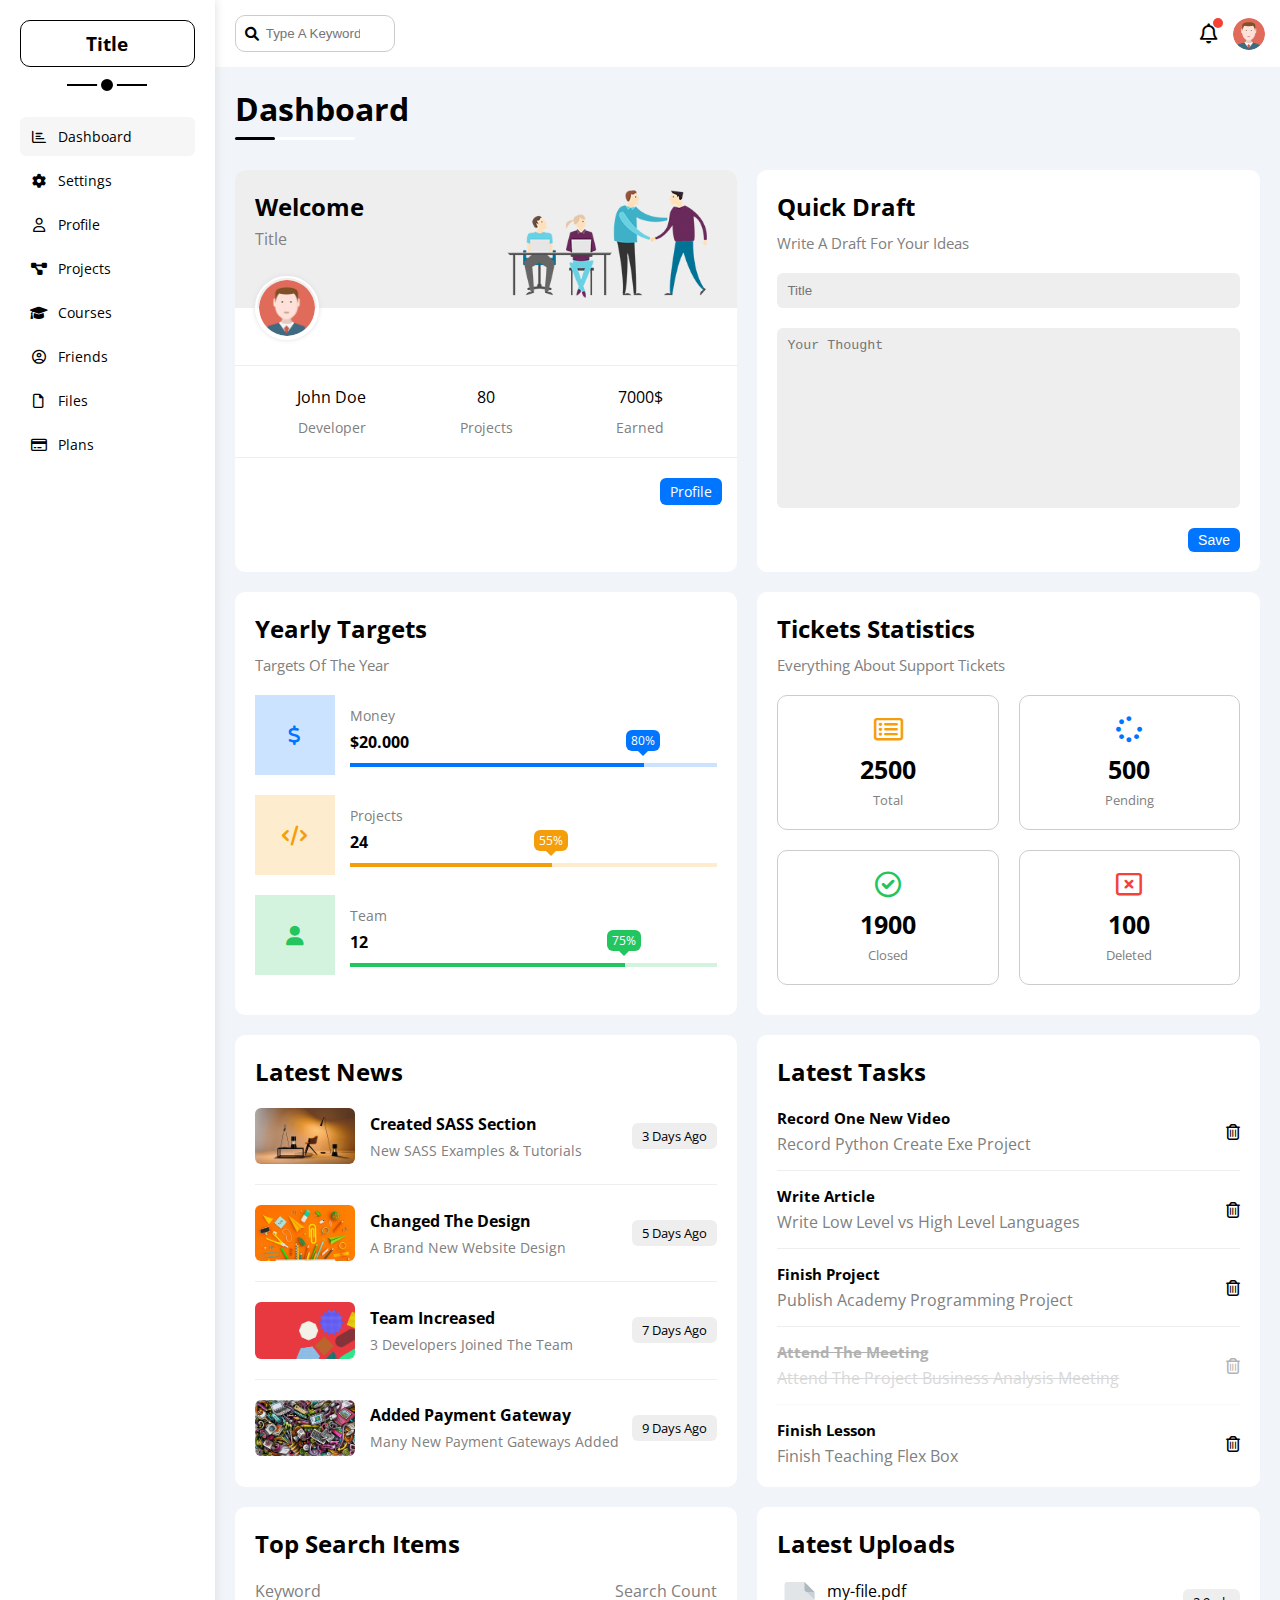
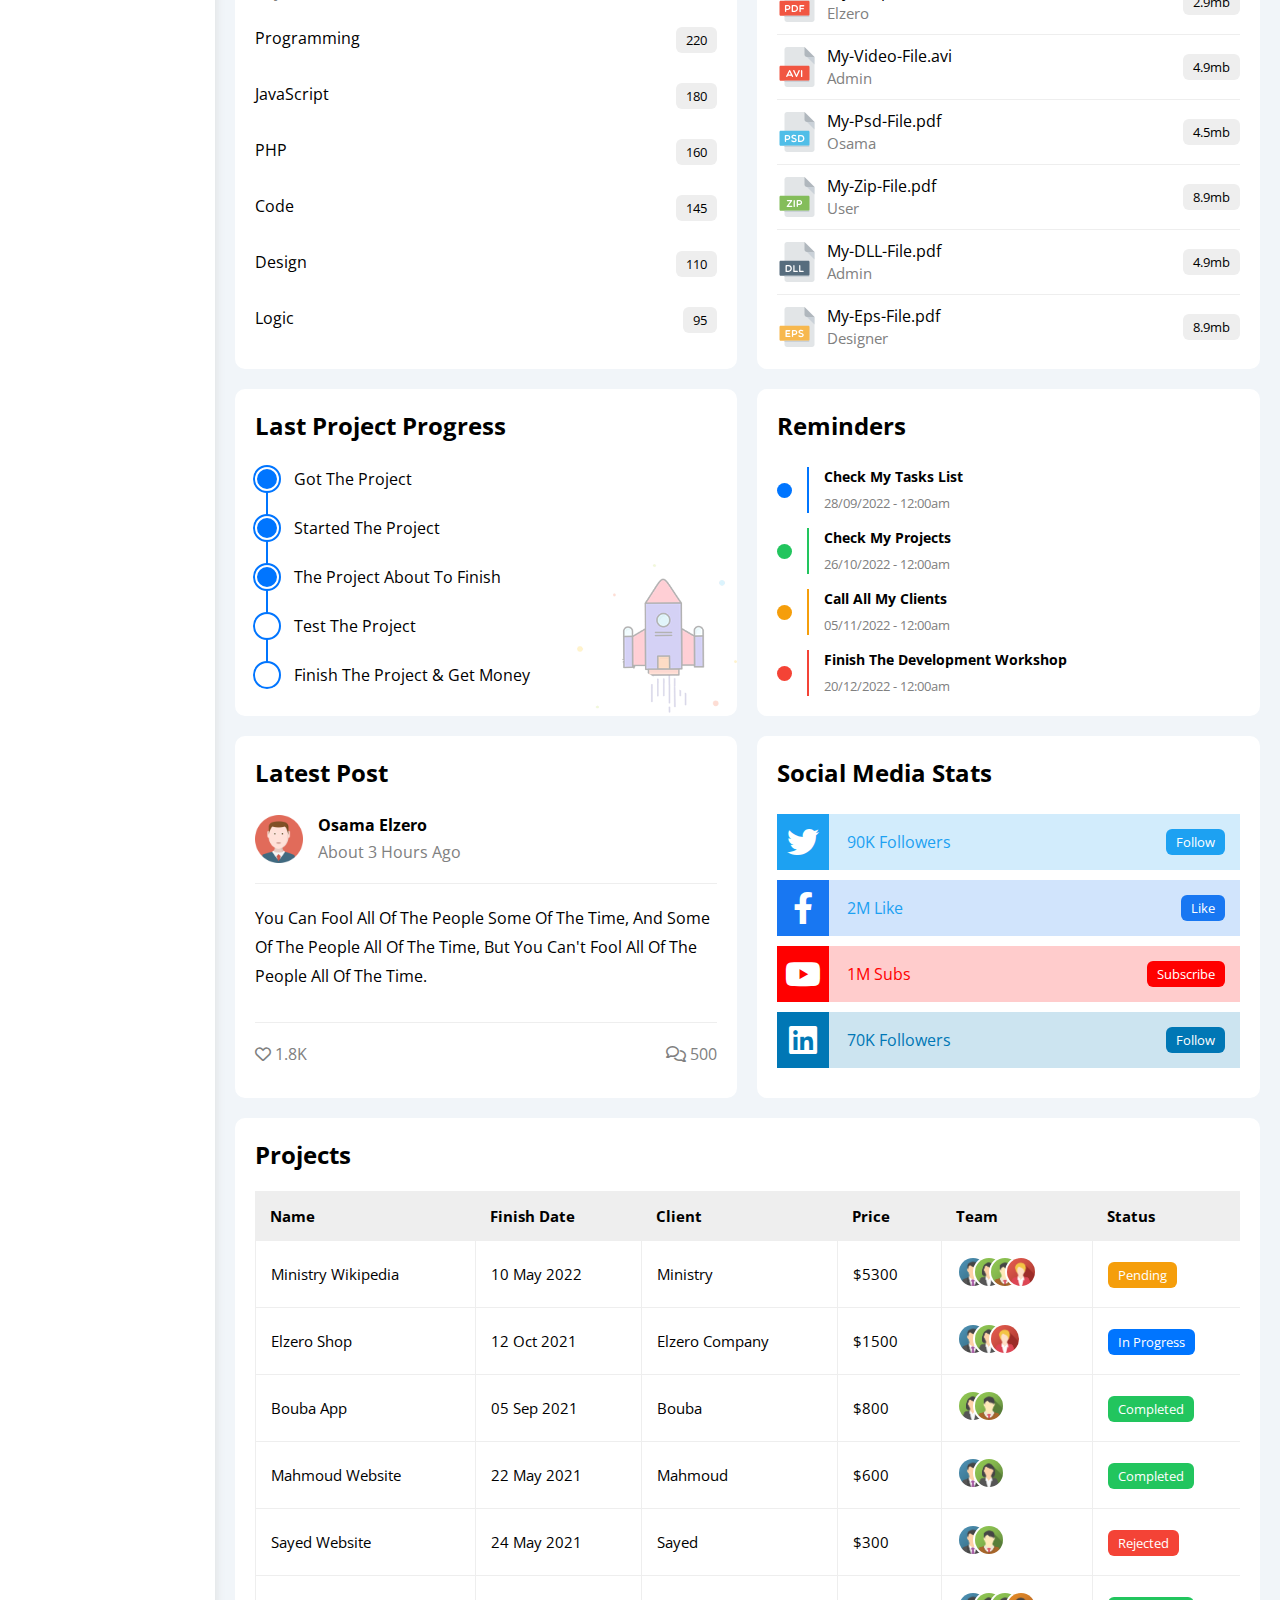
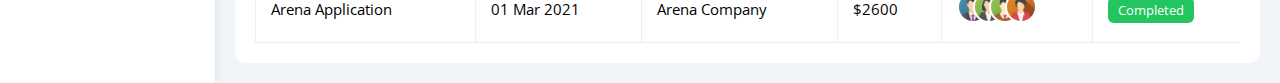
<file: index.html>
<!DOCTYPE html>
<html lang="en">
    <head>
        <meta charset="UTF-8">
        <meta name="viewport" content="width=device-width, initial-scale=1.0">
        <!-- font awesome  -->
        <link rel="stylesheet" href="css/all.min.css">
        <!-- my frame work  -->
        <link rel="stylesheet" href="css/framework.css">
        <!-- master css  -->
        <link rel="stylesheet" href="css/master.css">
        <!-- google fonts  -->
        <link rel="preconnect" href="https://fonts.googleapis.com">
        <link rel="preconnect" href="https://fonts.gstatic.com" crossorigin>
        <link
            href="https://fonts.googleapis.com/css2?family=Cairo:wght@200;300;400;500;600;700;800;900;1000&family=Open+Sans:ital,wght@0,300;0,400;0,500;0,600;0,700;0,800;1,300;1,400;1,500;1,600;1,700;1,800&family=Roboto:ital,wght@0,100;0,300;0,400;0,500;0,700;0,900;1,100;1,300;1,400;1,500;1,700;1,900&family=Work+Sans:ital,wght@0,100;0,200;0,300;0,400;0,500;0,600;0,700;0,800;0,900;1,100;1,200;1,300;1,400;1,500;1,600;1,700;1,800;1,900&display=swap"
            rel="stylesheet">
        <title>Template Four</title>
    </head>
    <body>
        <div class="page d-f">
            <div class="sidebar bg-white p-20 relative">
                <h3 class="relative t-c mt-0">Title</h3>
                <ul class="list-n p-0">
                    <li>
                        <a
                            class="active d-f align-c fs-14 c-black rad-6 p-10 p-l-Hov-15"
                            href="index.html">
                            <i class="fa-regular fa-chart-bar fa-fw"></i>
                            <span>Dashboard</span>
                        </a>
                    </li>
                    <li>
                        <a class="d-f align-c fs-14 c-black rad-6 p-10"
                            href="settings.html">
                            <i class="fa-solid fa-gear fa-fw"></i>
                            <span>Settings</span>
                        </a>
                    </li>
                    <li>
                        <a
                            class="d-f align-c fs-14 c-black rad-6 p-10 p-l-Hov-15"
                            href="profile.html">
                            <i class="fa-regular fa-user fa-fw"></i>
                            <span>Profile</span>
                        </a>
                    </li>
                    <li>
                        <a
                            class="d-f align-c fs-14 c-black rad-6 p-10 p-l-Hov-15"
                            href="projects.html">
                            <i class="fa-solid fa-diagram-project fa-fw"></i>
                            <span>Projects</span>
                        </a>
                    </li>
                    <li>
                        <a
                            class="d-f align-c fs-14 c-black rad-6 p-10 p-l-Hov-15"
                            href="courses.html">
                            <i class="fa-solid fa-graduation-cap fa-fw"></i>
                            <span>Courses</span>
                        </a>
                    </li>
                    <li>
                        <a
                            class="d-f align-c fs-14 c-black rad-6 p-10 p-l-Hov-15"
                            href="friends.html">
                            <i class="fa-regular fa-circle-user fa-fw"></i>
                            <span>Friends</span>
                        </a>
                    </li>
                    <li>
                        <a
                            class="d-f align-c fs-14 c-black rad-6 p-10 p-l-Hov-15"
                            href="files.html">
                            <i class="fa-regular fa-file fa-fw"></i>
                            <span>Files</span>
                        </a>
                    </li>
                    <li>
                        <a
                            class="d-f align-c fs-14 c-black rad-6 p-10 p-l-Hov-15"
                            href="plans.html">
                            <i class="fa-regular fa-credit-card fa-fw"></i>
                            <span>Plans</span>
                        </a>
                    </li>
                </ul>
            </div>
            <div class="content w-full">
                <!-- Start Head -->
                <div class="head bg-white p-15 between-flex">
                    <div class="search relative">
                        <i class="fas fa-search for-search"></i>
                        <input class="p-10" type="search"
                            placeholder="Type A Keyword" />
                    </div>
                    <div class="icons d-f align-c">
                        <span class="notification relative">
                            <i
                                class="fa-regular fa-bell fa-lg icon-notification"></i>
                        </span>
                        <img decoding="async" src="images/avatar.png"
                            alt="avatar" />
                    </div>
                </div>
                <!-- End Head -->
                <h1 class="relative">Dashboard</h1>
                <div class="wrapper d-g gap-20">
                    <!-- start welcome widget -->
                    <div class="welcome rad-10 bg-white t-c-mob block-mob">
                        <div class="intro p-20 d-f space-between bg-eee">
                            <div>
                                <h2 class="m-0">Welcome</h2>
                                <p class="c-grey mt-5">Title</p>
                            </div>
                            <img class='hide-mobile' src="images/welcome.png"
                                alt="welcome">
                        </div>
                        <img src="images/avatar.png" alt="avatar" class="avatar">
                        <div class="body t-c d-f p-20 mt-20 mb-20 block-mob">
                            <div>John Doe <span
                                    class="d-block fs-14 mt-10 c-grey">Developer</span></div>
                            <div>80 <span class="d-block fs-14 mt-10 c-grey">Projects</span></div>
                            <div>7000$ <span class="d-block fs-14 mt-10 c-grey">Earned</span></div>
                        </div>
                        <a href="profile.html"
                            class="visit d-block fs-14 bg-blue c-white w-fit btn-shape">Profile</a>
                    </div>
                    <!-- end welcome widget -->
                    <!-- start quick draft widget  -->
                    <div class="quick-draft p-20 bg-white rad-10">
                        <h2 class="mt-0 mb-10">Quick Draft</h2>
                        <p class="mt-0 mb-20 c-grey fs-15">Write A Draft For
                            Your Ideas</p>
                        <form>
                            <input
                                class="d-block mb-20 w-full p-10 b-none bg-eee rad-6"
                                type="text" placeholder="Title" />
                            <textarea
                                class="d-block mb-20 w-full p-10 b-none bg-eee rad-6"
                                placeholder="Your Thought"></textarea>
                            <input
                                class="save d-block fs-14 bg-blue c-white b-none w-fit btn-shape"
                                type="submit" value="Save" />
                        </form>
                    </div>
                    <!-- end quick draft widget  -->
                    <!-- Start Targets Widget -->
                    <div class="targets p-20 bg-white rad-10">
                        <h2 class="mt-0 mb-10">Yearly Targets</h2>
                        <p class="mt-0 mb-20 c-grey fs-15">Targets Of The Year</p>
                        <div class="target-row mb-20 blue center-flex">
                            <div class="icon center-flex">
                                <i class="fa-solid fa-dollar-sign fa-lg c-blue"></i>
                            </div>
                            <div class="details">
                                <span class="fs-14 c-grey">Money</span>
                                <span class="d-block mt-5 mb-10 fw-bold">$20.000</span>
                                <div class="progress relative">
                                    <span class="bg-blue blue"
                                        style="width: 80%">
                                        <span class="bg-blue">80%</span>
                                    </span>
                                </div>
                            </div>
                        </div>
                        <div class="target-row mb-20 center-flex orange">
                            <div class="icon center-flex">
                                <i class="fa-solid fa-code fa-lg c-orange"></i>
                            </div>
                            <div class="details">
                                <span class="fs-14 c-grey">Projects</span>
                                <span class="d-block mt-5 mb-10 fw-bold">24</span>
                                <div class="progress relative">
                                    <span class="bg-orange orange"
                                        style="width: 55%">
                                        <span class="bg-orange">55%</span>
                                    </span>
                                </div>
                            </div>
                        </div>
                        <div class="target-row mb-20 center-flex green">
                            <div class="icon center-flex">
                                <i class="fa-solid fa-user fa-lg c-green"></i>
                            </div>
                            <div class="details">
                                <span class="fs-14 c-grey">Team</span>
                                <span class="d-block mt-5 mb-10 fw-bold">12</span>
                                <div class="progress relative">
                                    <span class="bg-green green"
                                        style="width: 75%">
                                        <span class="bg-green">75%</span>
                                    </span>
                                </div>
                            </div>
                        </div>
                    </div>
                    <!-- End Targets Widget -->
                    <!-- start Ticket Widget -->
                    <div class="tickets p-20 bg-white rad-10">
                        <h2 class="mt-0 mb-10">Tickets Statistics</h2>
                        <p class="mt-0 mb-20 c-grey fs-15">Everything About
                            Support Tickets</p>
                        <div class="d-f t-c gap-20 f-wrap">
                            <div class="box p-20 rad-10 fs-13 c-grey">
                                <i
                                    class="fa-regular fa-rectangle-list fa-2x mb-10 c-orange"></i>
                                <span class="d-block c-black fw-bold fs-25 mb-5">2500</span>
                                Total
                            </div>
                            <div class="box p-20 rad-10 fs-13 c-grey">
                                <i
                                    class="fa-solid fa-spinner fa-2x mb-10 c-blue"></i>
                                <span class="d-block c-black fw-bold fs-25 mb-5">500</span>
                                Pending
                            </div>
                            <div class="box p-20 rad-10 fs-13 c-grey">
                                <i
                                    class="fa-regular fa-circle-check fa-2x mb-10 c-green"></i>
                                <span class="d-block c-black fw-bold fs-25 mb-5">1900</span>
                                Closed
                            </div>
                            <div class="box p-20 rad-10 fs-13 c-grey">
                                <i
                                    class="fa-regular fa-rectangle-xmark fa-2x mb-10 c-red"></i>
                                <span class="d-block c-black fw-bold fs-25 mb-5">100</span>
                                Deleted
                            </div>
                        </div>
                    </div>
                    <!-- End Ticket Widget -->
                    <!-- Start Latest News Widget -->
                    <div class="latest-news p-20 bg-white rad-10 t-c-mob">
                        <h2 class="mt-0 mb-20">Latest News</h2>
                        <div class="news-row d-f align-c">
                            <img decoding="async" src="images/news-01.png"
                                alt="news" />
                            <div class="info">
                                <h3>Created SASS Section</h3>
                                <p class="m-0 fs-14 c-grey">New SASS Examples &
                                    Tutorials</p>
                            </div>
                            <div class="btn-shape bg-eee fs-13 label">3 Days Ago</div>
                        </div>
                        <div class="news-row d-f align-c">
                            <img decoding="async" src="images/news-02.png"
                                alt="news" />
                            <div class="info">
                                <h3>Changed The Design</h3>
                                <p class="m-0 fs-14 c-grey">A Brand New Website
                                    Design</p>
                            </div>
                            <div class="btn-shape bg-eee fs-13 label">5 Days Ago</div>
                        </div>
                        <div class="news-row d-f align-c">
                            <img decoding="async" src="images/news-03.png"
                                alt="news" />
                            <div class="info">
                                <h3>Team Increased</h3>
                                <p class="m-0 fs-14 c-grey">3 Developers Joined
                                    The Team</p>
                            </div>
                            <div class="btn-shape bg-eee fs-13 label">7 Days Ago</div>
                        </div>
                        <div class="news-row d-f align-c">
                            <img decoding="async" src="images/news-04.png"
                                alt="news" />
                            <div class="info">
                                <h3>Added Payment Gateway</h3>
                                <p class="m-0 fs-14 c-grey">Many New Payment
                                    Gateways Added</p>
                            </div>
                            <div class="btn-shape bg-eee fs-13 label">9 Days Ago</div>
                        </div>
                    </div>
                    <!-- End Latest News Widget -->
                    <!-- Start Tasks Widget -->
                    <div class="tasks p-20 bg-white rad-10">
                        <h2 class="mt-0 mb-20">Latest Tasks</h2>
                        <div class="task-row between-flex">
                            <div class="info">
                                <h3 class="mt-0 mb-5 fs-15">Record One New Video</h3>
                                <p class="m-0 c-grey">Record Python Create Exe
                                    Project</p>
                            </div>
                            <i class="fa-regular fa-trash-can delete"></i>
                        </div>
                        <div class="task-row between-flex">
                            <div class="info">
                                <h3 class="mt-0 mb-5 fs-15">Write Article</h3>
                                <p class="m-0 c-grey">Write Low Level vs High
                                    Level Languages</p>
                            </div>
                            <i class="fa-regular fa-trash-can delete"></i>
                        </div>
                        <div class="task-row between-flex">
                            <div class="info">
                                <h3 class="mt-0 mb-5 fs-15">Finish Project</h3>
                                <p class="m-0 c-grey">Publish Academy
                                    Programming Project</p>
                            </div>
                            <i class="fa-regular fa-trash-can delete"></i>
                        </div>
                        <div class="task-row between-flex done">
                            <div class="info">
                                <h3 class="mt-0 mb-5 fs-15">Attend The Meeting</h3>
                                <p class="m-0 c-grey">Attend The Project
                                    Business Analysis Meeting</p>
                            </div>
                            <i class="fa-regular fa-trash-can delete"></i>
                        </div>
                        <div class="task-row between-flex">
                            <div class="info">
                                <h3 class="mt-0 mb-5 fs-15">Finish Lesson</h3>
                                <p class="m-0 c-grey">Finish Teaching Flex Box</p>
                            </div>
                            <i class="fa-regular fa-trash-can delete"></i>
                        </div>
                    </div>
                    <!-- End Tasks -->
                    <!-- Start Top Search Word Widget -->
                    <div class="search-items p-20 bg-white rad-10">
                        <h2 class="mt-0 mb-20">Top Search Items</h2>
                        <div
                            class="items-head d-f space-between c-grey mb-10">
                            <div>Keyword</div>
                            <div>Search Count</div>
                        </div>
                        <div class="items d-f space-between pt-15 pb-15">
                            <span>Programming</span>
                            <span class="bg-eee fs-13 btn-shape">220</span>
                        </div>
                        <div class="items d-f space-between pt-15 pb-15">
                            <span>JavaScript</span>
                            <span class="bg-eee btn-shape fs-13">180</span>
                        </div>
                        <div class="items d-f space-between pt-15 pb-15">
                            <span>PHP</span>
                            <span class="bg-eee btn-shape fs-13">160</span>
                        </div>
                        <div class="items d-f space-between pt-15 pb-15">
                            <span>Code</span>
                            <span class="bg-eee btn-shape fs-13">145</span>
                        </div>
                        <div class="items d-f space-between pt-15 pb-15">
                            <span>Design</span>
                            <span class="bg-eee btn-shape fs-13">110</span>
                        </div>
                        <div class="items d-f space-between pt-15 pb-15">
                            <span>Logic</span>
                            <span class="bg-eee btn-shape fs-13">95</span>
                        </div>
                    </div>
                    <!-- End Top Search Word Widget -->
                    <!-- Start Latest Uploads Widget -->
                    <div class="latest-uploads p-20 bg-white rad-10">
                        <h2 class="mt-0 mb-20">Latest Uploads</h2>
                        <ul class="m-0">
                            <li class="between-flex pb-10 mb-10">
                                <div class="d-f align-c">
                                    <img decoding="async" class="mr-10"
                                        src="images/pdf.svg" alt="uploads" />
                                    <div>
                                        <span class="d-block">my-file.pdf</span>
                                        <span class="fs-15 c-grey">Elzero</span>
                                    </div>
                                </div>
                                <div class="bg-eee btn-shape fs-13">2.9mb</div>
                            </li>
                            <li class="between-flex pb-10 mb-10">
                                <div class="d-f align-c">
                                    <img decoding="async" class="mr-10"
                                        src="images/avi.svg" alt="uploads" />
                                    <div>
                                        <span class="d-block">My-Video-File.avi</span>
                                        <span class="fs-15 c-grey">Admin</span>
                                    </div>
                                </div>
                                <div class="bg-eee btn-shape fs-13">4.9mb</div>
                            </li>
                            <li class="between-flex pb-10 mb-10">
                                <div class="d-f align-c">
                                    <img decoding="async" class="mr-10"
                                        src="images/psd.svg" alt="uploads" />
                                    <div>
                                        <span class="d-block">My-Psd-File.pdf</span>
                                        <span class="fs-15 c-grey">Osama</span>
                                    </div>
                                </div>
                                <div class="bg-eee btn-shape fs-13">4.5mb</div>
                            </li>
                            <li class="between-flex pb-10 mb-10">
                                <div class="d-f align-c">
                                    <img decoding="async" class="mr-10"
                                        src="images/zip.svg" alt="uploads" />
                                    <div>
                                        <span class="d-block">My-Zip-File.pdf</span>
                                        <span class="fs-15 c-grey">User</span>
                                    </div>
                                </div>
                                <div class="bg-eee btn-shape fs-13">8.9mb</div>
                            </li>
                            <li class="between-flex pb-10 mb-10">
                                <div class="d-f align-c">
                                    <img decoding="async" class="mr-10"
                                        src="images/dll.svg" alt="uploads" />
                                    <div>
                                        <span class="d-block">My-DLL-File.pdf</span>
                                        <span class="fs-15 c-grey">Admin</span>
                                    </div>
                                </div>
                                <div class="bg-eee btn-shape fs-13">4.9mb</div>
                            </li>
                            <li class="between-flex">
                                <div class="d-f align-c">
                                    <img decoding="async" class="mr-10"
                                        src="images/eps.svg" alt="uploads" />
                                    <div>
                                        <span class="d-block">My-Eps-File.pdf</span>
                                        <span class="fs-15 c-grey">Designer</span>
                                    </div>
                                </div>
                                <div class="bg-eee btn-shape fs-13">8.9mb</div>
                            </li>
                        </ul>
                    </div>
                    <!-- End Latest Uploads Widget -->
                    <!-- Start Last Project Progress Widget -->
                    <div class="last-project p-20 bg-white rad-10 relative">
                        <h2 class="mt-0 mb-20">Last Project Progress</h2>
                        <ul class="m-0 relative">
                            <li class="mt-25 d-f align-c done">Got The
                                Project</li>
                            <li class="mt-25 d-f align-c done">Started
                                The Project</li>
                            <li class="mt-25 d-f align-c done">The
                                Project About To Finish</li>
                            <li class="mt-25 d-f align-c current">Test
                                The Project</li>
                            <li class="mt-25 d-f align-c">Finish The
                                Project & Get Money</li>
                        </ul>
                        <img decoding="async" class="launch-icon hide-mobile"
                            src="images/project.png" alt="project" />
                    </div>
                    <!-- End Last Project Progress Widget -->
                    <!-- Start Reminders Widget -->
                    <div class="reminders p-20 bg-white rad-10 relative">
                        <h2 class="mt-0 mb-25">Reminders</h2>
                        <ul class="m-0">
                            <li class="d-f align-c mt-15">
                                <span class="key bg-blue mr-15 d-block rad-half"></span>
                                <div class="pl-15 blue">
                                    <p class="fs-14 fw-bold mt-0 mb-5">Check My
                                        Tasks List</p>
                                    <span class="fs-13 c-grey">28/09/2022 -
                                        12:00am</span>
                                </div>
                            </li>
                            <li class="d-f align-c mt-15">
                                <span
                                    class="key bg-green mr-15 d-block rad-half"></span>
                                <div class="pl-15 green">
                                    <p class="fs-14 fw-bold mt-0 mb-5">Check My
                                        Projects</p>
                                    <span class="fs-13 c-grey">26/10/2022 -
                                        12:00am</span>
                                </div>
                            </li>
                            <li class="d-f align-c mt-15">
                                <span
                                    class="key bg-orange mr-15 d-block rad-half"></span>
                                <div class="pl-15 orange">
                                    <p class="fs-14 fw-bold mt-0 mb-5">Call All
                                        My Clients</p>
                                    <span class="fs-13 c-grey">05/11/2022 -
                                        12:00am</span>
                                </div>
                            </li>
                            <li class="d-f align-c mt-15">
                                <span class="key bg-red mr-15 d-block rad-half"></span>
                                <div class="pl-15 red">
                                    <p class="fs-14 fw-bold mt-0 mb-5">Finish
                                        The Development Workshop</p>
                                    <span class="fs-13 c-grey">20/12/2022 -
                                        12:00am</span>
                                </div>
                            </li>
                        </ul>
                    </div>
                    <!-- End Reminders Widget -->
                    <!-- Start Latest Post Widget -->
                    <div class="latest-post p-20 bg-white rad-10 relative">
                        <h2 class="mt-0 mb-25">Latest Post</h2>
                        <div class="top d-f align-c">
                            <img decoding="async" class="avatar mr-15"
                                src="images/avatar.png" alt="avatar" />
                            <div class="info">
                                <span class="d-block mb-5 fw-bold">Osama Elzero</span>
                                <span class="c-grey">About 3 Hours Ago</span>
                            </div>
                        </div>
                        <div
                            class="post-content t-c-mob pt-20 pb-20 mt-20 mb-20">
                            You can fool all of the people some of the time, and
                            some of the people all of the time, but you can't
                            fool all of the people all of the time.
                        </div>
                        <div class="post-stats between-flex c-grey">
                            <div>
                                <i class="fa-regular fa-heart"></i>
                                <span>1.8K</span>
                            </div>
                            <div>
                                <i class="fa-regular fa-comments"></i>
                                <span>500</span>
                            </div>
                        </div>
                    </div>
                    <!-- End Latest Post Widget -->
                    <!-- Start Social Media Stats Widget -->
                    <div class="social-media p-20 bg-white rad-10 relative">
                        <h2 class="mt-0 mb-25">Social Media Stats</h2>
                        <div
                            class="box twitter p-15 relative mb-10 between-flex">
                            <i
                                class="fa-brands fa-twitter fa-2x c-white h-full center-flex"></i>
                            <span>90K Followers</span>
                            <a class="fs-13 c-white btn-shape" href="#">Follow</a>
                        </div>
                        <div
                            class="box facebook p-15 relative mb-10 between-flex">
                            <i
                                class="fa-brands fa-facebook-f fa-2x c-white h-full center-flex"></i>
                            <span>2M Like</span>
                            <a class="fs-13 c-white btn-shape" href="#">Like</a>
                        </div>
                        <div
                            class="box youtube p-15 relative mb-10 between-flex">
                            <i
                                class="fa-brands fa-youtube fa-2x c-white h-full center-flex"></i>
                            <span>1M Subs</span>
                            <a class="fs-13 c-white btn-shape" href="#">Subscribe</a>
                        </div>
                        <div
                            class="box linkedin p-15 relative mb-10 between-flex">
                            <i
                                class="fa-brands fa-linkedin fa-2x c-white h-full center-flex"></i>
                            <span>70K Followers</span>
                            <a class="fs-13 c-white btn-shape" href="#">Follow</a>
                        </div>
                    </div>
                    <!-- End Media Stats Widget -->
                </div>
                <!-- Start Projects Table -->
                <div class="projects p-20 bg-white rad-10 m-20">
                    <h2 class="mt-0 mb-20">Projects</h2>
                    <div class="responsive-table">
                        <table class="fs-15 w-full">
                            <thead>
                                <tr>
                                    <td>Name</td>
                                    <td>Finish Date</td>
                                    <td>Client</td>
                                    <td>Price</td>
                                    <td>Team</td>
                                    <td>Status</td>
                                </tr>
                            </thead>
                            <tbody>
                                <tr>
                                    <td>Ministry Wikipedia</td>
                                    <td>10 May 2022</td>
                                    <td>Ministry</td>
                                    <td>$5300</td>
                                    <td>
                                        <img decoding="async"
                                            src="images/team-01.png" alt />
                                        <img decoding="async"
                                            src="images/team-02.png" alt />
                                        <img decoding="async"
                                            src="images/team-03.png" alt />
                                        <img decoding="async"
                                            src="images/team-05.png" alt />
                                    </td>
                                    <td>
                                        <span
                                            class="label btn-shape bg-orange c-white">Pending</span>
                                    </td>
                                </tr>
                                <tr>
                                    <td>Elzero Shop</td>
                                    <td>12 Oct 2021</td>
                                    <td>Elzero Company</td>
                                    <td>$1500</td>
                                    <td>
                                        <img decoding="async"
                                            src="images/team-01.png" alt />
                                        <img decoding="async"
                                            src="images/team-02.png" alt />
                                        <img decoding="async"
                                            src="images/team-05.png" alt />
                                    </td>
                                    <td><span
                                            class="label btn-shape bg-blue c-white">In
                                            Progress</span></td>
                                </tr>
                                <tr>
                                    <td>Bouba App</td>
                                    <td>05 Sep 2021</td>
                                    <td>Bouba</td>
                                    <td>$800</td>
                                    <td>
                                        <img decoding="async"
                                            src="images/team-02.png" alt />
                                        <img decoding="async"
                                            src="images/team-03.png" alt />
                                    </td>
                                    <td><span
                                            class="label btn-shape bg-green c-white">Completed</span></td>
                                </tr>
                                <tr>
                                    <td>Mahmoud Website</td>
                                    <td>22 May 2021</td>
                                    <td>Mahmoud</td>
                                    <td>$600</td>
                                    <td>
                                        <img decoding="async"
                                            src="images/team-01.png" alt />
                                        <img decoding="async"
                                            src="images/team-02.png" alt />
                                    </td>
                                    <td><span
                                            class="label btn-shape bg-green c-white">Completed</span></td>
                                </tr>
                                <tr>
                                    <td>Sayed Website</td>
                                    <td>24 May 2021</td>
                                    <td>Sayed</td>
                                    <td>$300</td>
                                    <td>
                                        <img decoding="async"
                                            src="images/team-01.png" alt />
                                        <img decoding="async"
                                            src="images/team-03.png" alt />
                                    </td>
                                    <td><span
                                            class="label btn-shape bg-red c-white">Rejected</span></td>
                                </tr>
                                <tr>
                                    <td>Arena Application</td>
                                    <td>01 Mar 2021</td>
                                    <td>Arena Company</td>
                                    <td>$2600</td>
                                    <td>
                                        <img decoding="async"
                                            src="images/team-01.png" alt />
                                        <img decoding="async"
                                            src="images/team-02.png" alt />
                                        <img decoding="async"
                                            src="images/team-03.png" alt />
                                        <img decoding="async"
                                            src="images/team-04.png" alt />
                                    </td>
                                    <td><span
                                            class="label btn-shape bg-green c-white">Completed</span></td>
                                </tr>
                            </tbody>
                        </table>
                    </div>
                </div>
                <!-- End Projects Table -->
            </div>
        </div>
    </body>
</html>
</file>
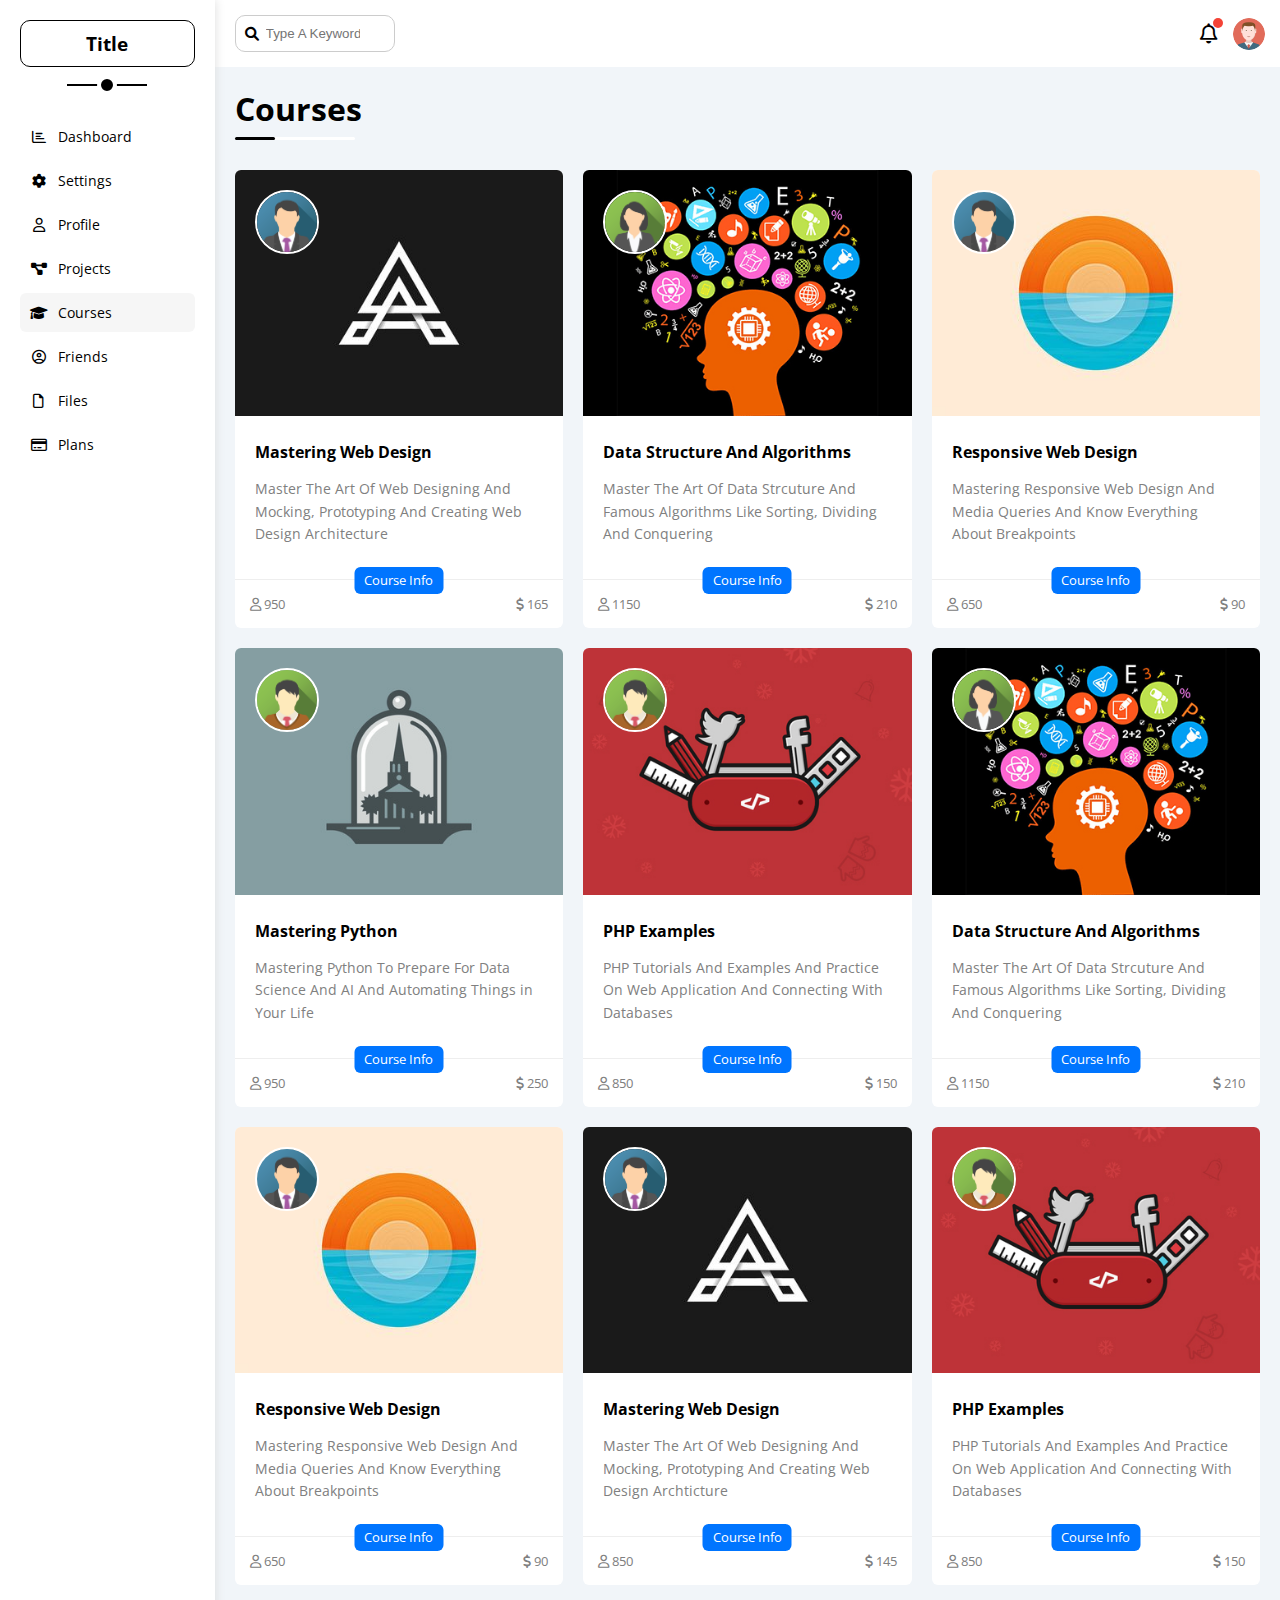
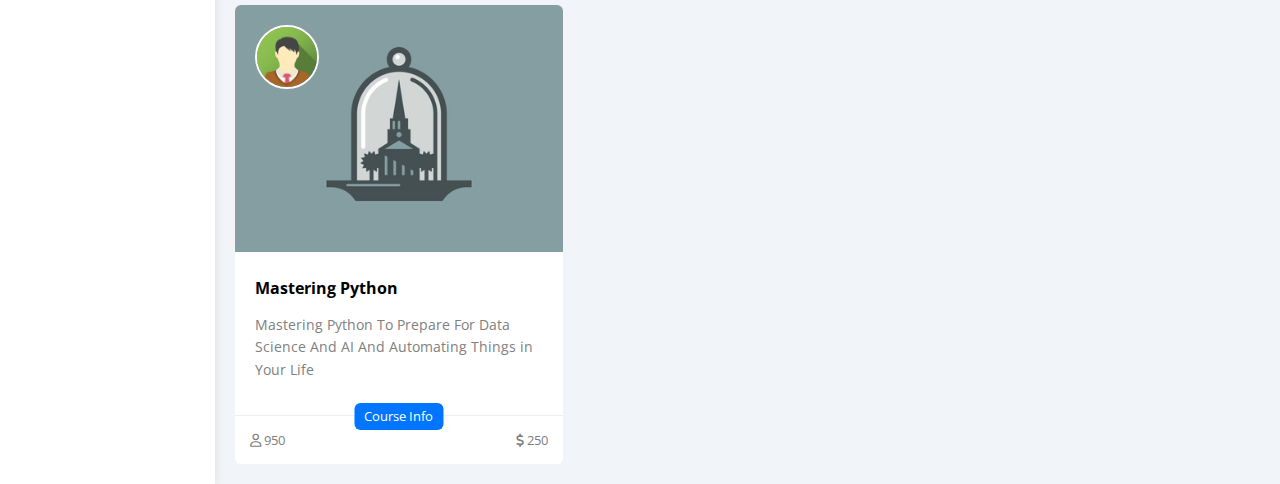
<file: courses.html>
<!DOCTYPE html>
<html lang="en">
    <head>
        <meta charset="UTF-8">
        <meta name="viewport" content="width=device-width, initial-scale=1.0">
        <!-- font awesome  -->
        <link rel="stylesheet" href="css/all.min.css">
        <!-- my frame work  -->
        <link rel="stylesheet" href="css/framework.css">
        <!-- master css  -->
        <link rel="stylesheet" href="css/master.css">
        <!-- google fonts  -->
        <link rel="preconnect" href="https://fonts.googleapis.com">
        <link rel="preconnect" href="https://fonts.gstatic.com" crossorigin>
        <link
            href="https://fonts.googleapis.com/css2?family=Cairo:wght@200;300;400;500;600;700;800;900;1000&family=Open+Sans:ital,wght@0,300;0,400;0,500;0,600;0,700;0,800;1,300;1,400;1,500;1,600;1,700;1,800&family=Roboto:ital,wght@0,100;0,300;0,400;0,500;0,700;0,900;1,100;1,300;1,400;1,500;1,700;1,900&family=Work+Sans:ital,wght@0,100;0,200;0,300;0,400;0,500;0,600;0,700;0,800;0,900;1,100;1,200;1,300;1,400;1,500;1,600;1,700;1,800;1,900&display=swap"
            rel="stylesheet">
        <title>Template Four</title>
    </head>
    <body>
        <div class="page d-f">
            <div class="sidebar bg-white p-20 relative">
                <h3 class="relative t-c mt-0">Title</h3>
                <ul class="list-n p-0">
                    <li>
                        <a
                            class=" d-f align-c fs-14 c-black rad-6 p-10 p-l-Hov-15"
                            href="index.html">
                            <i class="fa-regular fa-chart-bar fa-fw"></i>
                            <span>Dashboard</span>
                        </a>
                    </li>
                    <li>
                        <a class="d-f align-c fs-14 c-black rad-6 p-10"
                            href="settings.html">
                            <i class="fa-solid fa-gear fa-fw"></i>
                            <span>Settings</span>
                        </a>
                    </li>
                    <li>
                        <a
                            class="d-f align-c fs-14 c-black rad-6 p-10 p-l-Hov-15 "
                            href="profile.html">
                            <i class="fa-regular fa-user fa-fw"></i>
                            <span>Profile</span>
                        </a>
                    </li>
                    <li>
                        <a
                            class="d-f align-c fs-14 c-black rad-6 p-10 p-l-Hov-15"
                            href="projects.html">
                            <i class="fa-solid fa-diagram-project fa-fw"></i>
                            <span>Projects</span>
                        </a>
                    </li>
                    <li>
                        <a
                            class="d-f align-c fs-14 c-black rad-6 p-10 p-l-Hov-15 active"
                            href="courses.html">
                            <i class="fa-solid fa-graduation-cap fa-fw"></i>
                            <span>Courses</span>
                        </a>
                    </li>
                    <li>
                        <a
                            class="d-f align-c fs-14 c-black rad-6 p-10 p-l-Hov-15"
                            href="friends.html">
                            <i class="fa-regular fa-circle-user fa-fw"></i>
                            <span>Friends</span>
                        </a>
                    </li>
                    <li>
                        <a
                            class="d-f align-c fs-14 c-black rad-6 p-10 p-l-Hov-15"
                            href="files.html">
                            <i class="fa-regular fa-file fa-fw"></i>
                            <span>Files</span>
                        </a>
                    </li>
                    <li>
                        <a
                            class="d-f align-c fs-14 c-black rad-6 p-10 p-l-Hov-15"
                            href="plans.html">
                            <i class="fa-regular fa-credit-card fa-fw"></i>
                            <span>Plans</span>
                        </a>
                    </li>
                </ul>
            </div>
            <div class="content w-full">
                <!-- Start Head -->
                <div class="head bg-white p-15 between-flex">
                    <div class="search relative">
                        <i class="fas fa-search for-search"></i>
                        <input class="p-10" type="search"
                            placeholder="Type A Keyword" />
                    </div>
                    <div class="icons d-f align-c">
                        <span class="notification relative">
                            <i
                                class="fa-regular fa-bell fa-lg icon-notification"></i>
                        </span>
                        <img decoding="async" src="images/avatar.png"
                            alt="avatar" />
                    </div>
                </div>
                <!-- End Head -->
                <h1 class="relative">Courses</h1>
                <div class="courses-page d-g m-20 gap-20">
                    <div class="course bg-white rad-6 relative">
                        <img decoding="async" class="cover"
                            src="images/course-01.jpg" alt />
                        <img decoding="async" class="instructor"
                            src="images/team-01.png" alt />
                        <div class="p-20">
                            <h4 class="m-0">Mastering Web Design</h4>
                            <p class="description c-grey mt-15 fs-14">
                                Master The Art Of Web Designing And Mocking,
                                Prototyping And Creating Web Design Architecture
                            </p>
                        </div>
                        <div class="info p-15 relative between-flex">
                            <span class="title bg-blue c-white btn-shape">Course
                                Info</span>
                            <span class="c-grey">
                                <i class="fa-regular fa-user"></i>
                                950
                            </span>
                            <span class="c-grey">
                                <i class="fa-solid fa-dollar-sign"></i>
                                165
                            </span>
                        </div>
                    </div>
                    <div class="course bg-white rad-6 relative">
                        <img decoding="async" class="cover"
                            src="images/course-02.jpg" alt />
                        <img decoding="async" class="instructor"
                            src="images/team-02.png" alt />
                        <div class="p-20">
                            <h4 class="m-0">Data Structure And Algorithms</h4>
                            <p class="description c-grey mt-15 fs-14">
                                Master The Art Of Data Strcuture And Famous
                                Algorithms Like Sorting, Dividing And Conquering
                            </p>
                        </div>
                        <div class="info p-15 relative between-flex">
                            <span class="title bg-blue c-white btn-shape">Course
                                Info</span>
                            <span class="c-grey"> <i class="fa-regular fa-user"></i>
                                1150</span>
                            <span class="c-grey"><i
                                    class="fa-solid fa-dollar-sign"></i> 210</span>
                        </div>
                    </div>
                    <div class="course bg-white rad-6 relative">
                        <img decoding="async" class="cover"
                            src="images/course-03.jpg" alt />
                        <img decoding="async" class="instructor"
                            src="images/team-01.png" alt />
                        <div class="p-20">
                            <h4 class="m-0">Responsive Web Design</h4>
                            <p class="description c-grey mt-15 fs-14">
                                Mastering Responsive Web Design And Media
                                Queries And Know Everything About Breakpoints
                            </p>
                        </div>
                        <div class="info p-15 relative between-flex">
                            <span class="title bg-blue c-white btn-shape">Course
                                Info</span>
                            <span class="c-grey"> <i class="fa-regular fa-user"></i>
                                650</span>
                            <span class="c-grey"><i
                                    class="fa-solid fa-dollar-sign"></i> 90</span>
                        </div>
                    </div>
                    <div class="course bg-white rad-6 relative">
                        <img decoding="async" class="cover"
                            src="images/course-04.jpg" alt />
                        <img decoding="async" class="instructor"
                            src="images/team-03.png" alt />
                        <div class="p-20">
                            <h4 class="m-0">Mastering Python</h4>
                            <p class="description c-grey mt-15 fs-14">
                                Mastering Python To Prepare For Data Science And
                                AI And Automating Things in Your Life
                            </p>
                        </div>
                        <div class="info p-15 relative between-flex">
                            <span class="title bg-blue c-white btn-shape">Course
                                Info</span>
                            <span class="c-grey"> <i class="fa-regular fa-user"></i>
                                950</span>
                            <span class="c-grey"><i
                                    class="fa-solid fa-dollar-sign"></i> 250</span>
                        </div>
                    </div>
                    <div class="course bg-white rad-6 relative">
                        <img decoding="async" class="cover"
                            src="images/course-05.jpg" alt />
                        <img decoding="async" class="instructor"
                            src="images/team-03.png" alt />
                        <div class="p-20">
                            <h4 class="m-0">PHP Examples</h4>
                            <p class="description c-grey mt-15 fs-14">
                                PHP Tutorials And Examples And Practice On Web
                                Application And Connecting With Databases
                            </p>
                        </div>
                        <div class="info p-15 relative between-flex">
                            <span class="title bg-blue c-white btn-shape">Course
                                Info</span>
                            <span class="c-grey"> <i class="fa-regular fa-user"></i>
                                850</span>
                            <span class="c-grey"><i
                                    class="fa-solid fa-dollar-sign"></i> 150</span>
                        </div>
                    </div>
                    <div class="course bg-white rad-6 relative">
                        <img decoding="async" class="cover"
                            src="images/course-02.jpg" alt />
                        <img decoding="async" class="instructor"
                            src="images/team-02.png" alt />
                        <div class="p-20">
                            <h4 class="m-0">Data Structure And Algorithms</h4>
                            <p class="description c-grey mt-15 fs-14">
                                Master The Art Of Data Strcuture And Famous
                                Algorithms Like Sorting, Dividing And Conquering
                            </p>
                        </div>
                        <div class="info p-15 relative between-flex">
                            <span class="title bg-blue c-white btn-shape">Course
                                Info</span>
                            <span class="c-grey"> <i class="fa-regular fa-user"></i>
                                1150</span>
                            <span class="c-grey"><i
                                    class="fa-solid fa-dollar-sign"></i> 210</span>
                        </div>
                    </div>
                    <div class="course bg-white rad-6 relative">
                        <img decoding="async" class="cover"
                            src="images/course-03.jpg" alt />
                        <img decoding="async" class="instructor"
                            src="images/team-01.png" alt />
                        <div class="p-20">
                            <h4 class="m-0">Responsive Web Design</h4>
                            <p class="description c-grey mt-15 fs-14">
                                Mastering Responsive Web Design And Media
                                Queries And Know Everything About Breakpoints
                            </p>
                        </div>
                        <div class="info p-15 relative between-flex">
                            <span class="title bg-blue c-white btn-shape">Course
                                Info</span>
                            <span class="c-grey"> <i class="fa-regular fa-user"></i>
                                650</span>
                            <span class="c-grey"><i
                                    class="fa-solid fa-dollar-sign"></i> 90</span>
                        </div>
                    </div>
                    <div class="course bg-white rad-6 relative">
                        <img decoding="async" class="cover"
                            src="images/course-01.jpg" alt />
                        <img decoding="async" class="instructor"
                            src="images/team-01.png" alt />
                        <div class="p-20">
                            <h4 class="m-0">Mastering Web Design</h4>
                            <p class="description c-grey mt-15 fs-14">
                                Master The Art Of Web Designing And Mocking,
                                Prototyping And Creating Web Design Archticture
                            </p>
                        </div>
                        <div class="info p-15 relative between-flex">
                            <span class="title bg-blue c-white btn-shape">Course
                                Info</span>
                            <span class="c-grey"> <i class="fa-regular fa-user"></i>
                                850</span>
                            <span class="c-grey"><i
                                    class="fa-solid fa-dollar-sign"></i> 145</span>
                        </div>
                    </div>
                    <div class="course bg-white rad-6 relative">
                        <img decoding="async" class="cover"
                            src="images/course-05.jpg" alt />
                        <img decoding="async" class="instructor"
                            src="images/team-03.png" alt />
                        <div class="p-20">
                            <h4 class="m-0">PHP Examples</h4>
                            <p class="description c-grey mt-15 fs-14">
                                PHP Tutorials And Examples And Practice On Web
                                Application And Connecting With Databases
                            </p>
                        </div>
                        <div class="info p-15 relative between-flex">
                            <span class="title bg-blue c-white btn-shape">Course
                                Info</span>
                            <span class="c-grey"> <i class="fa-regular fa-user"></i>
                                850</span>
                            <span class="c-grey"><i
                                    class="fa-solid fa-dollar-sign"></i> 150</span>
                        </div>
                    </div>
                    <div class="course bg-white rad-6 relative">
                        <img decoding="async" class="cover"
                            src="images/course-04.jpg" alt />
                        <img decoding="async" class="instructor"
                            src="images/team-03.png" alt />
                        <div class="p-20">
                            <h4 class="m-0">Mastering Python</h4>
                            <p class="description c-grey mt-15 fs-14">
                                Mastering Python To Prepare For Data Science And
                                AI And Automating Things in Your Life
                            </p>
                        </div>
                        <div class="info p-15 relative between-flex">
                            <span class="title bg-blue c-white btn-shape">Course
                                Info</span>
                            <span class="c-grey"> <i class="fa-regular fa-user"></i>
                                950</span>
                            <span class="c-grey"><i
                                    class="fa-solid fa-dollar-sign"></i> 250</span>
                        </div>
                    </div>
                </div>
            </div>
        </div>
    </body>
</html>
</file>
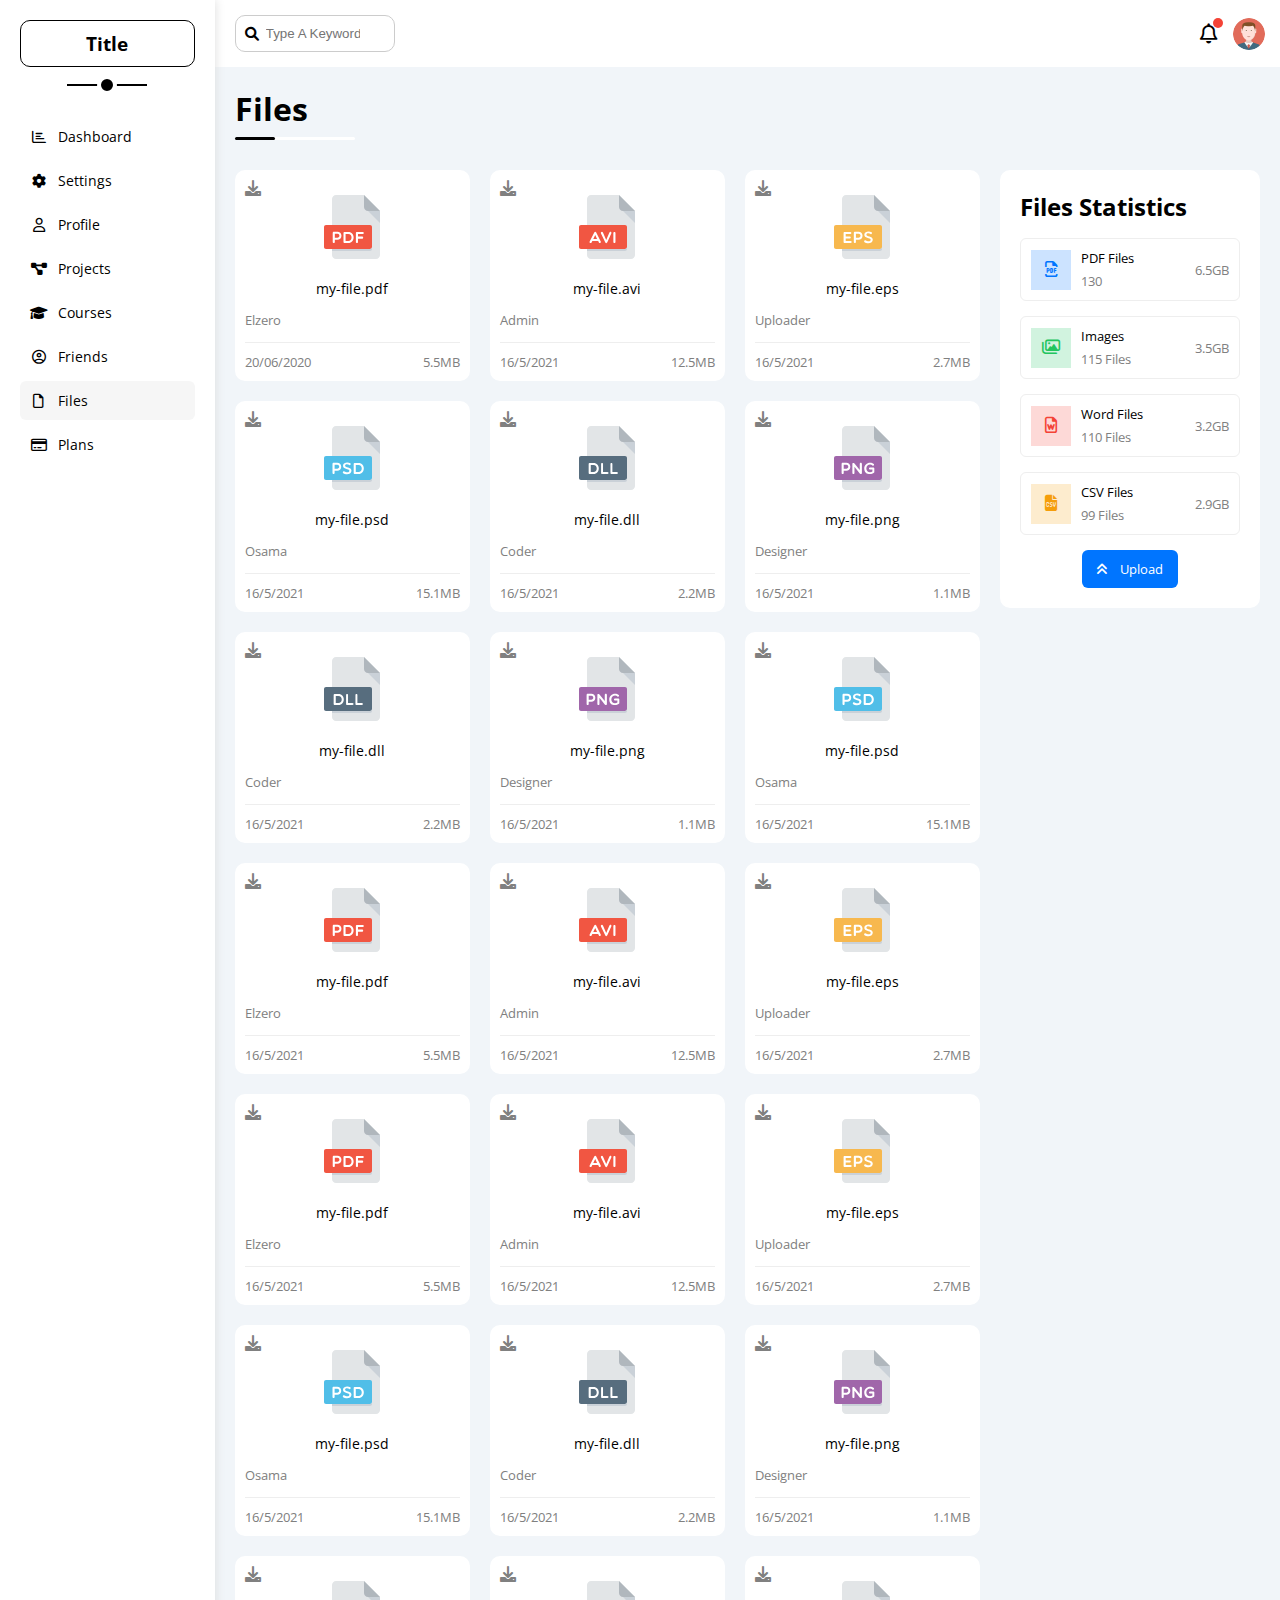
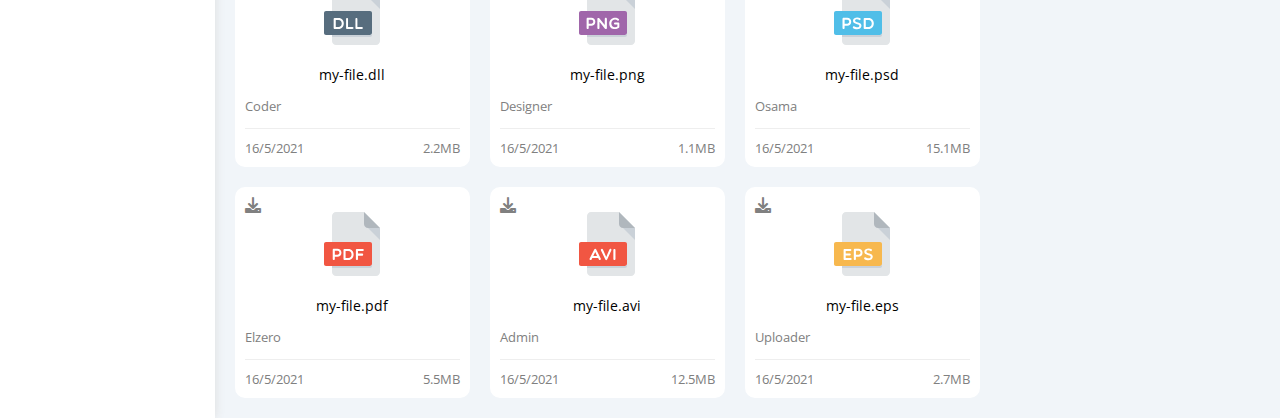
<file: files.html>
<!DOCTYPE html>
<html lang="en">
    <head>
        <meta charset="UTF-8">
        <meta name="viewport" content="width=device-width, initial-scale=1.0">
        <!-- font awesome  -->
        <link rel="stylesheet" href="css/all.min.css">
        <!-- my frame work  -->
        <link rel="stylesheet" href="css/framework.css">
        <!-- master css  -->
        <link rel="stylesheet" href="css/master.css">
        <!-- google fonts  -->
        <link rel="preconnect" href="https://fonts.googleapis.com">
        <link rel="preconnect" href="https://fonts.gstatic.com" crossorigin>
        <link
            href="https://fonts.googleapis.com/css2?family=Cairo:wght@200;300;400;500;600;700;800;900;1000&family=Open+Sans:ital,wght@0,300;0,400;0,500;0,600;0,700;0,800;1,300;1,400;1,500;1,600;1,700;1,800&family=Roboto:ital,wght@0,100;0,300;0,400;0,500;0,700;0,900;1,100;1,300;1,400;1,500;1,700;1,900&family=Work+Sans:ital,wght@0,100;0,200;0,300;0,400;0,500;0,600;0,700;0,800;0,900;1,100;1,200;1,300;1,400;1,500;1,600;1,700;1,800;1,900&display=swap"
            rel="stylesheet">
        <title>Template Four</title>
    </head>
    <body>
        <div class="page d-f">
            <div class="sidebar bg-white p-20 relative">
                <h3 class="relative t-c mt-0">Title</h3>
                <ul class="list-n p-0">
                    <li>
                        <a
                            class=" d-f align-c fs-14 c-black rad-6 p-10 p-l-Hov-15"
                            href="index.html">
                            <i class="fa-regular fa-chart-bar fa-fw"></i>
                            <span>Dashboard</span>
                        </a>
                    </li>
                    <li>
                        <a class="d-f align-c fs-14 c-black rad-6 p-10"
                            href="settings.html">
                            <i class="fa-solid fa-gear fa-fw"></i>
                            <span>Settings</span>
                        </a>
                    </li>
                    <li>
                        <a
                            class="d-f align-c fs-14 c-black rad-6 p-10 p-l-Hov-15 "
                            href="profile.html">
                            <i class="fa-regular fa-user fa-fw"></i>
                            <span>Profile</span>
                        </a>
                    </li>
                    <li>
                        <a
                            class="d-f align-c fs-14 c-black rad-6 p-10 p-l-Hov-15"
                            href="projects.html">
                            <i class="fa-solid fa-diagram-project fa-fw"></i>
                            <span>Projects</span>
                        </a>
                    </li>
                    <li>
                        <a
                            class="d-f align-c fs-14 c-black rad-6 p-10 p-l-Hov-15 "
                            href="courses.html">
                            <i class="fa-solid fa-graduation-cap fa-fw"></i>
                            <span>Courses</span>
                        </a>
                    </li>
                    <li>
                        <a
                            class="d-f align-c fs-14 c-black rad-6 p-10 p-l-Hov-15"
                            href="friends.html">
                            <i class="fa-regular fa-circle-user fa-fw"></i>
                            <span>Friends</span>
                        </a>
                    </li>
                    <li>
                        <a
                            class="d-f align-c fs-14 c-black rad-6 p-10 p-l-Hov-15 active"
                            href="files.html">
                            <i class="fa-regular fa-file fa-fw"></i>
                            <span>Files</span>
                        </a>
                    </li>
                    <li>
                        <a
                            class="d-f align-c fs-14 c-black rad-6 p-10 p-l-Hov-15"
                            href="plans.html">
                            <i class="fa-regular fa-credit-card fa-fw"></i>
                            <span>Plans</span>
                        </a>
                    </li>
                </ul>
            </div>
            <div class="content w-full">
                <!-- Start Head -->
                <div class="head bg-white p-15 between-flex">
                    <div class="search relative">
                        <i class="fas fa-search for-search"></i>
                        <input class="p-10" type="search"
                            placeholder="Type A Keyword" />
                    </div>
                    <div class="icons d-f align-c">
                        <span class="notification relative">
                            <i
                                class="fa-regular fa-bell fa-lg icon-notification"></i>
                        </span>
                        <img decoding="async" src="images/avatar.png"
                            alt="avatar" />
                    </div>
                </div>
                <!-- End Head -->
                <h1 class="relative">Files</h1>
                <div class="files-page d-f m-20 gap-20">
                    <div class="files-stats p-20 bg-white rad-10">
                        <h2 class="mt-0 mb-15 t-c-mobile">Files Statistics</h2>
                        <div
                            class="d-f align-c border-eee p-10 rad-6 mb-15 fs-13">
                            <i
                                class="fa-regular fa-file-pdf fa-lg blue center-flex c-blue icon"></i>
                            <div class="info">
                                <span>PDF Files</span>
                                <span class="c-grey d-block mt-5">130</span>
                            </div>
                            <div class="size c-grey">6.5GB</div>
                        </div>
                        <div
                            class="d-f align-c border-eee p-10 rad-6 mb-15 fs-13">
                            <i
                                class="fa-regular fa-images fa-lg green center-flex c-green icon"></i>
                            <div class="info">
                                <span>Images</span>
                                <span class="c-grey d-block mt-5">115 Files</span>
                            </div>
                            <div class="size c-grey">3.5GB</div>
                        </div>
                        <div
                            class="d-f align-c border-eee p-10 rad-6 mb-15 fs-13">
                            <i
                                class="fa-regular fa-file-word fa-lg red center-flex c-red icon"></i>
                            <div class="info">
                                <span>Word Files</span>
                                <span class="c-grey d-block mt-5">110 Files</span>
                            </div>
                            <div class="size c-grey">3.2GB</div>
                        </div>
                        <div
                            class="d-f align-c border-eee p-10 rad-6 fs-13">
                            <i
                                class="fa-solid fa-file-csv fa-lg orange center-flex c-orange icon"></i>
                            <div class="info">
                                <span>CSV Files</span>
                                <span class="c-grey d-block mt-5">99 Files</span>
                            </div>
                            <div class="size c-grey">2.9GB</div>
                        </div>
                        <a
                            class="upload bg-blue c-white fs-13 rad-6 d-block w-fit"
                            href="#">
                            <i class="fa-solid fa-angles-up mr-10"></i>
                            Upload
                        </a>
                    </div>
                    <div class="files-content d-g gap-20">
                        <div class="file bg-white p-10 rad-10">
                            <i class="fa-solid fa-download c-grey absolute"></i>
                            <div class="icon t-c">
                                <img decoding="async" class="mt-15 mb-15"
                                    src="images/pdf.svg" alt />
                            </div>
                            <div class="t-c mb-10 fs-14">my-file.pdf</div>
                            <p class="c-grey fs-13">Elzero</p>
                            <div
                                class="info between-flex mt-10 pt-10 fs-13 c-grey">
                                <span>20/06/2020</span>
                                <span>5.5MB</span>
                            </div>
                        </div>
                        <div class="file bg-white p-10 rad-10">
                            <i class="fa-solid fa-download c-grey absolute"></i>
                            <div class="icon t-c">
                                <img decoding="async" class="mt-15 mb-15"
                                    src="images/avi.svg" alt />
                            </div>
                            <div class="t-c mb-10 fs-14">my-file.avi</div>
                            <p class="c-grey fs-13">Admin</p>
                            <div
                                class="info between-flex mt-10 pt-10 fs-13 c-grey">
                                <span>16/5/2021</span>
                                <span>12.5MB</span>
                            </div>
                        </div>
                        <div class="file bg-white p-10 rad-10">
                            <i class="fa-solid fa-download c-grey absolute"></i>
                            <div class="icon t-c">
                                <img decoding="async" class="mt-15 mb-15"
                                    src="images/eps.svg" alt />
                            </div>
                            <div class="t-c mb-10 fs-14">my-file.eps</div>
                            <p class="c-grey fs-13">Uploader</p>
                            <div
                                class="info between-flex mt-10 pt-10 fs-13 c-grey">
                                <span>16/5/2021</span>
                                <span>2.7MB</span>
                            </div>
                        </div>
                        <div class="file bg-white p-10 rad-10">
                            <i class="fa-solid fa-download c-grey absolute"></i>
                            <div class="icon t-c">
                                <img decoding="async" class="mt-15 mb-15"
                                    src="images/psd.svg" alt />
                            </div>
                            <div class="t-c mb-10 fs-14">my-file.psd</div>
                            <p class="c-grey fs-13">Osama</p>
                            <div
                                class="info between-flex mt-10 pt-10 fs-13 c-grey">
                                <span>16/5/2021</span>
                                <span>15.1MB</span>
                            </div>
                        </div>
                        <div class="file bg-white p-10 rad-10">
                            <i class="fa-solid fa-download c-grey absolute"></i>
                            <div class="icon t-c">
                                <img decoding="async" class="mt-15 mb-15"
                                    src="images/dll.svg" alt />
                            </div>
                            <div class="t-c mb-10 fs-14">my-file.dll</div>
                            <p class="c-grey fs-13">Coder</p>
                            <div
                                class="info between-flex mt-10 pt-10 fs-13 c-grey">
                                <span>16/5/2021</span>
                                <span>2.2MB</span>
                            </div>
                        </div>
                        <div class="file bg-white p-10 rad-10">
                            <i class="fa-solid fa-download c-grey absolute"></i>
                            <div class="icon t-c">
                                <img decoding="async" class="mt-15 mb-15"
                                    src="images/png.svg" alt />
                            </div>
                            <div class="t-c mb-10 fs-14">my-file.png</div>
                            <p class="c-grey fs-13">Designer</p>
                            <div
                                class="info between-flex mt-10 pt-10 fs-13 c-grey">
                                <span>16/5/2021</span>
                                <span>1.1MB</span>
                            </div>
                        </div>
                        <div class="file bg-white p-10 rad-10">
                            <i class="fa-solid fa-download c-grey absolute"></i>
                            <div class="icon t-c">
                                <img decoding="async" class="mt-15 mb-15"
                                    src="images/dll.svg" alt />
                            </div>
                            <div class="t-c mb-10 fs-14">my-file.dll</div>
                            <p class="c-grey fs-13">Coder</p>
                            <div
                                class="info between-flex mt-10 pt-10 fs-13 c-grey">
                                <span>16/5/2021</span>
                                <span>2.2MB</span>
                            </div>
                        </div>
                        <div class="file bg-white p-10 rad-10">
                            <i class="fa-solid fa-download c-grey absolute"></i>
                            <div class="icon t-c">
                                <img decoding="async" class="mt-15 mb-15"
                                    src="images/png.svg" alt />
                            </div>
                            <div class="t-c mb-10 fs-14">my-file.png</div>
                            <p class="c-grey fs-13">Designer</p>
                            <div
                                class="info between-flex mt-10 pt-10 fs-13 c-grey">
                                <span>16/5/2021</span>
                                <span>1.1MB</span>
                            </div>
                        </div>
                        <div class="file bg-white p-10 rad-10">
                            <i class="fa-solid fa-download c-grey absolute"></i>
                            <div class="icon t-c">
                                <img decoding="async" class="mt-15 mb-15"
                                    src="images/psd.svg" alt />
                            </div>
                            <div class="t-c mb-10 fs-14">my-file.psd</div>
                            <p class="c-grey fs-13">Osama</p>
                            <div
                                class="info between-flex mt-10 pt-10 fs-13 c-grey">
                                <span>16/5/2021</span>
                                <span>15.1MB</span>
                            </div>
                        </div>
                        <div class="file bg-white p-10 rad-10">
                            <i class="fa-solid fa-download c-grey absolute"></i>
                            <div class="icon t-c">
                                <img decoding="async" class="mt-15 mb-15"
                                    src="images/pdf.svg" alt />
                            </div>
                            <div class="t-c mb-10 fs-14">my-file.pdf</div>
                            <p class="c-grey fs-13">Elzero</p>
                            <div
                                class="info between-flex mt-10 pt-10 fs-13 c-grey">
                                <span>16/5/2021</span>
                                <span>5.5MB</span>
                            </div>
                        </div>
                        <div class="file bg-white p-10 rad-10">
                            <i class="fa-solid fa-download c-grey absolute"></i>
                            <div class="icon t-c">
                                <img decoding="async" class="mt-15 mb-15"
                                    src="images/avi.svg" alt />
                            </div>
                            <div class="t-c mb-10 fs-14">my-file.avi</div>
                            <p class="c-grey fs-13">Admin</p>
                            <div
                                class="info between-flex mt-10 pt-10 fs-13 c-grey">
                                <span>16/5/2021</span>
                                <span>12.5MB</span>
                            </div>
                        </div>
                        <div class="file bg-white p-10 rad-10">
                            <i class="fa-solid fa-download c-grey absolute"></i>
                            <div class="icon t-c">
                                <img decoding="async" class="mt-15 mb-15"
                                    src="images/eps.svg" alt />
                            </div>
                            <div class="t-c mb-10 fs-14">my-file.eps</div>
                            <p class="c-grey fs-13">Uploader</p>
                            <div
                                class="info between-flex mt-10 pt-10 fs-13 c-grey">
                                <span>16/5/2021</span>
                                <span>2.7MB</span>
                            </div>
                        </div>
                        <div class="file bg-white p-10 rad-10">
                            <i class="fa-solid fa-download c-grey absolute"></i>
                            <div class="icon t-c">
                                <img decoding="async" class="mt-15 mb-15"
                                    src="images/pdf.svg" alt />
                            </div>
                            <div class="t-c mb-10 fs-14">my-file.pdf</div>
                            <p class="c-grey fs-13">Elzero</p>
                            <div
                                class="info between-flex mt-10 pt-10 fs-13 c-grey">
                                <span>16/5/2021</span>
                                <span>5.5MB</span>
                            </div>
                        </div>
                        <div class="file bg-white p-10 rad-10">
                            <i class="fa-solid fa-download c-grey absolute"></i>
                            <div class="icon t-c">
                                <img decoding="async" class="mt-15 mb-15"
                                    src="images/avi.svg" alt />
                            </div>
                            <div class="t-c mb-10 fs-14">my-file.avi</div>
                            <p class="c-grey fs-13">Admin</p>
                            <div
                                class="info between-flex mt-10 pt-10 fs-13 c-grey">
                                <span>16/5/2021</span>
                                <span>12.5MB</span>
                            </div>
                        </div>
                        <div class="file bg-white p-10 rad-10">
                            <i class="fa-solid fa-download c-grey absolute"></i>
                            <div class="icon t-c">
                                <img decoding="async" class="mt-15 mb-15"
                                    src="images/eps.svg" alt />
                            </div>
                            <div class="t-c mb-10 fs-14">my-file.eps</div>
                            <p class="c-grey fs-13">Uploader</p>
                            <div
                                class="info between-flex mt-10 pt-10 fs-13 c-grey">
                                <span>16/5/2021</span>
                                <span>2.7MB</span>
                            </div>
                        </div>
                        <div class="file bg-white p-10 rad-10">
                            <i class="fa-solid fa-download c-grey absolute"></i>
                            <div class="icon t-c">
                                <img decoding="async" class="mt-15 mb-15"
                                    src="images/psd.svg" alt />
                            </div>
                            <div class="t-c mb-10 fs-14">my-file.psd</div>
                            <p class="c-grey fs-13">Osama</p>
                            <div
                                class="info between-flex mt-10 pt-10 fs-13 c-grey">
                                <span>16/5/2021</span>
                                <span>15.1MB</span>
                            </div>
                        </div>
                        <div class="file bg-white p-10 rad-10">
                            <i class="fa-solid fa-download c-grey absolute"></i>
                            <div class="icon t-c">
                                <img decoding="async" class="mt-15 mb-15"
                                    src="images/dll.svg" alt />
                            </div>
                            <div class="t-c mb-10 fs-14">my-file.dll</div>
                            <p class="c-grey fs-13">Coder</p>
                            <div
                                class="info between-flex mt-10 pt-10 fs-13 c-grey">
                                <span>16/5/2021</span>
                                <span>2.2MB</span>
                            </div>
                        </div>
                        <div class="file bg-white p-10 rad-10">
                            <i class="fa-solid fa-download c-grey absolute"></i>
                            <div class="icon t-c">
                                <img decoding="async" class="mt-15 mb-15"
                                    src="images/png.svg" alt />
                            </div>
                            <div class="t-c mb-10 fs-14">my-file.png</div>
                            <p class="c-grey fs-13">Designer</p>
                            <div
                                class="info between-flex mt-10 pt-10 fs-13 c-grey">
                                <span>16/5/2021</span>
                                <span>1.1MB</span>
                            </div>
                        </div>
                        <div class="file bg-white p-10 rad-10">
                            <i class="fa-solid fa-download c-grey absolute"></i>
                            <div class="icon t-c">
                                <img decoding="async" class="mt-15 mb-15"
                                    src="images/dll.svg" alt />
                            </div>
                            <div class="t-c mb-10 fs-14">my-file.dll</div>
                            <p class="c-grey fs-13">Coder</p>
                            <div
                                class="info between-flex mt-10 pt-10 fs-13 c-grey">
                                <span>16/5/2021</span>
                                <span>2.2MB</span>
                            </div>
                        </div>
                        <div class="file bg-white p-10 rad-10">
                            <i class="fa-solid fa-download c-grey absolute"></i>
                            <div class="icon t-c">
                                <img decoding="async" class="mt-15 mb-15"
                                    src="images/png.svg" alt />
                            </div>
                            <div class="t-c mb-10 fs-14">my-file.png</div>
                            <p class="c-grey fs-13">Designer</p>
                            <div
                                class="info between-flex mt-10 pt-10 fs-13 c-grey">
                                <span>16/5/2021</span>
                                <span>1.1MB</span>
                            </div>
                        </div>
                        <div class="file bg-white p-10 rad-10">
                            <i class="fa-solid fa-download c-grey absolute"></i>
                            <div class="icon t-c">
                                <img decoding="async" class="mt-15 mb-15"
                                    src="images/psd.svg" alt />
                            </div>
                            <div class="t-c mb-10 fs-14">my-file.psd</div>
                            <p class="c-grey fs-13">Osama</p>
                            <div
                                class="info between-flex mt-10 pt-10 fs-13 c-grey">
                                <span>16/5/2021</span>
                                <span>15.1MB</span>
                            </div>
                        </div>
                        <div class="file bg-white p-10 rad-10">
                            <i class="fa-solid fa-download c-grey absolute"></i>
                            <div class="icon t-c">
                                <img decoding="async" class="mt-15 mb-15"
                                    src="images/pdf.svg" alt />
                            </div>
                            <div class="t-c mb-10 fs-14">my-file.pdf</div>
                            <p class="c-grey fs-13">Elzero</p>
                            <div
                                class="info between-flex mt-10 pt-10 fs-13 c-grey">
                                <span>16/5/2021</span>
                                <span>5.5MB</span>
                            </div>
                        </div>
                        <div class="file bg-white p-10 rad-10">
                            <i class="fa-solid fa-download c-grey absolute"></i>
                            <div class="icon t-c">
                                <img decoding="async" class="mt-15 mb-15"
                                    src="images/avi.svg" alt />
                            </div>
                            <div class="t-c mb-10 fs-14">my-file.avi</div>
                            <p class="c-grey fs-13">Admin</p>
                            <div
                                class="info between-flex mt-10 pt-10 fs-13 c-grey">
                                <span>16/5/2021</span>
                                <span>12.5MB</span>
                            </div>
                        </div>
                        <div class="file bg-white p-10 rad-10">
                            <i class="fa-solid fa-download c-grey absolute"></i>
                            <div class="icon t-c">
                                <img decoding="async" class="mt-15 mb-15"
                                    src="images/eps.svg" alt />
                            </div>
                            <div class="t-c mb-10 fs-14">my-file.eps</div>
                            <p class="c-grey fs-13">Uploader</p>
                            <div
                                class="info between-flex mt-10 pt-10 fs-13 c-grey">
                                <span>16/5/2021</span>
                                <span>2.7MB</span>
                            </div>
                        </div>
                    </div>
                </div>
            </div>
        </div>
    </body>
</html>
</file>
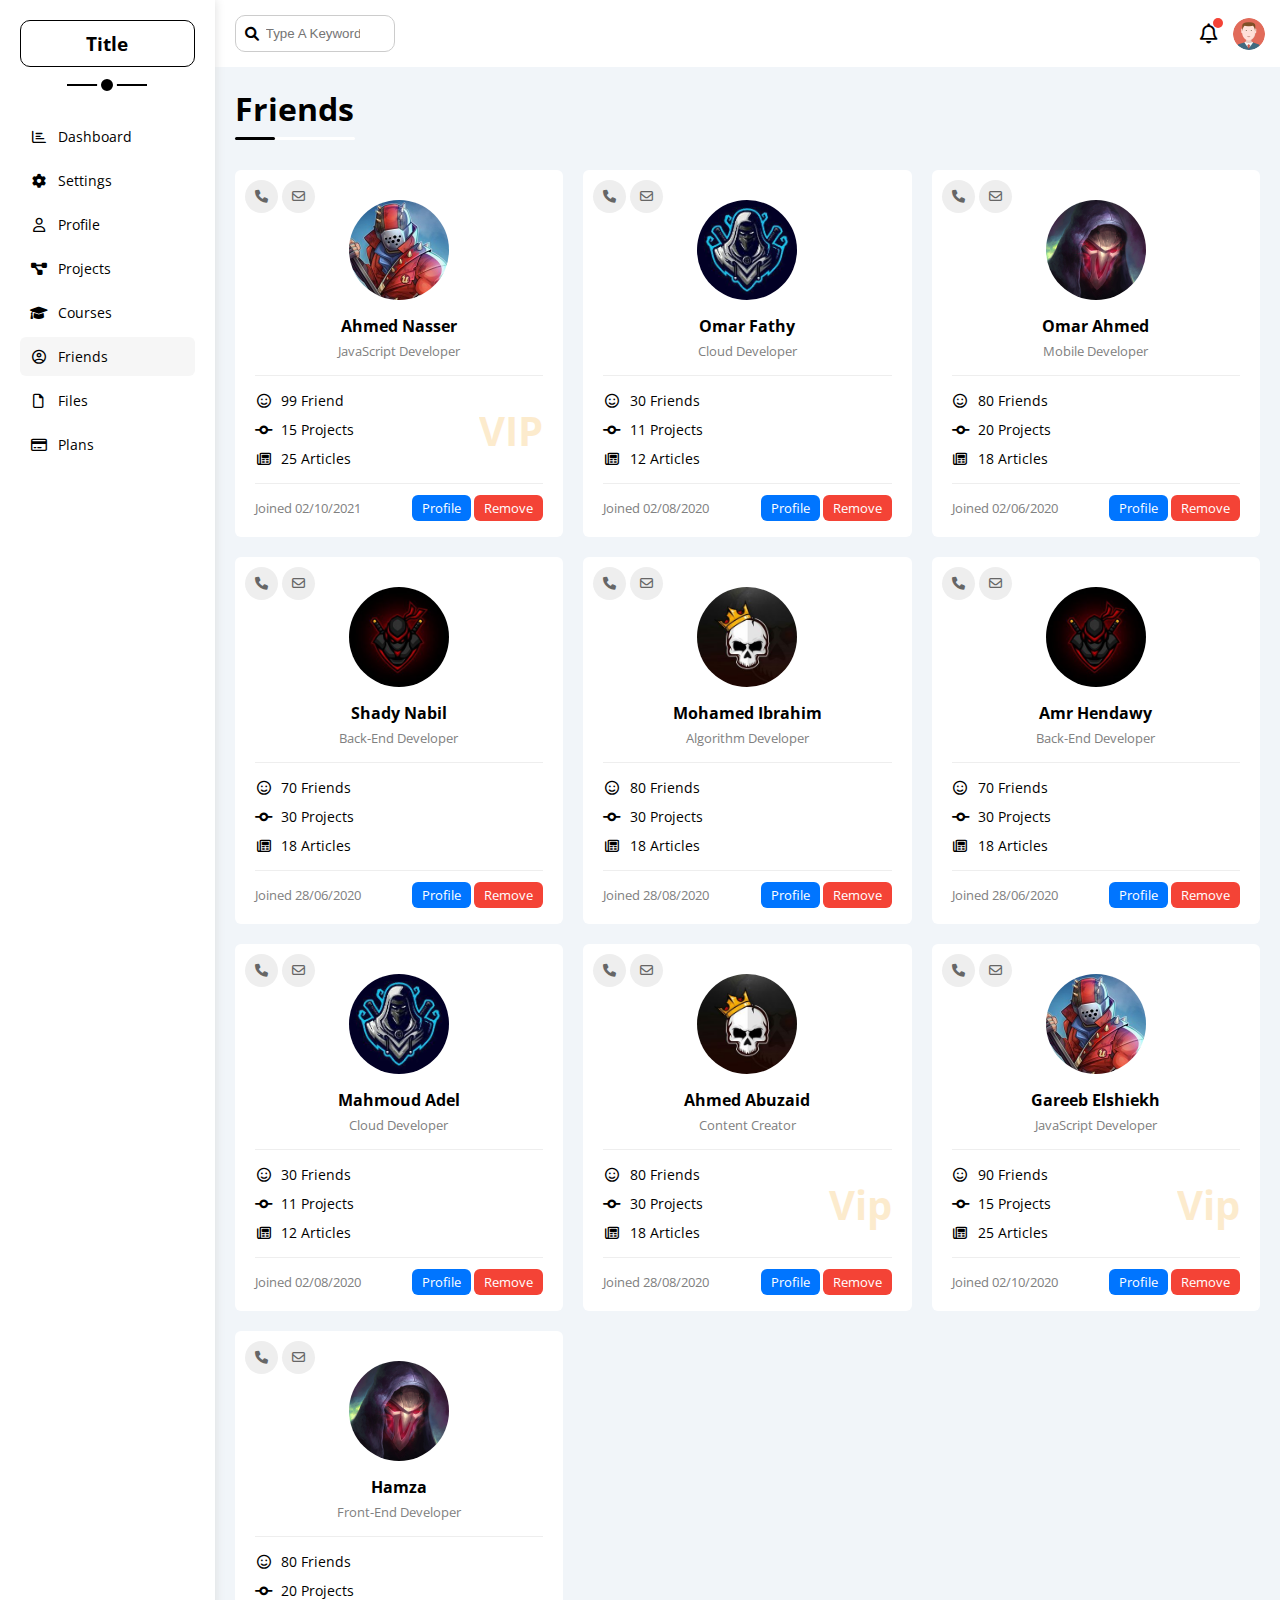
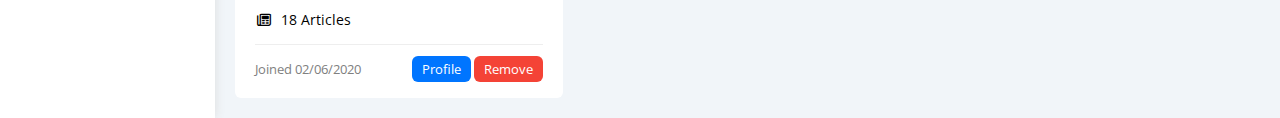
<file: friends.html>
<!DOCTYPE html>
<html lang="en">
    <head>
        <meta charset="UTF-8">
        <meta name="viewport" content="width=device-width, initial-scale=1.0">
        <!-- font awesome  -->
        <link rel="stylesheet" href="css/all.min.css">
        <!-- my frame work  -->
        <link rel="stylesheet" href="css/framework.css">
        <!-- master css  -->
        <link rel="stylesheet" href="css/master.css">
        <!-- google fonts  -->
        <link rel="preconnect" href="https://fonts.googleapis.com">
        <link rel="preconnect" href="https://fonts.gstatic.com" crossorigin>
        <link
            href="https://fonts.googleapis.com/css2?family=Cairo:wght@200;300;400;500;600;700;800;900;1000&family=Open+Sans:ital,wght@0,300;0,400;0,500;0,600;0,700;0,800;1,300;1,400;1,500;1,600;1,700;1,800&family=Roboto:ital,wght@0,100;0,300;0,400;0,500;0,700;0,900;1,100;1,300;1,400;1,500;1,700;1,900&family=Work+Sans:ital,wght@0,100;0,200;0,300;0,400;0,500;0,600;0,700;0,800;0,900;1,100;1,200;1,300;1,400;1,500;1,600;1,700;1,800;1,900&display=swap"
            rel="stylesheet">
        <title>Template Four</title>
    </head>
    <body>
        <div class="page d-f">
            <div class="sidebar bg-white p-20 relative">
                <h3 class="relative t-c mt-0">Title</h3>
                <ul class="list-n p-0">
                    <li>
                        <a
                            class=" d-f align-c fs-14 c-black rad-6 p-10 p-l-Hov-15"
                            href="index.html">
                            <i class="fa-regular fa-chart-bar fa-fw"></i>
                            <span>Dashboard</span>
                        </a>
                    </li>
                    <li>
                        <a class="d-f align-c fs-14 c-black rad-6 p-10"
                            href="settings.html">
                            <i class="fa-solid fa-gear fa-fw"></i>
                            <span>Settings</span>
                        </a>
                    </li>
                    <li>
                        <a
                            class="d-f align-c fs-14 c-black rad-6 p-10 p-l-Hov-15 "
                            href="profile.html">
                            <i class="fa-regular fa-user fa-fw"></i>
                            <span>Profile</span>
                        </a>
                    </li>
                    <li>
                        <a
                            class="d-f align-c fs-14 c-black rad-6 p-10 p-l-Hov-15"
                            href="projects.html">
                            <i class="fa-solid fa-diagram-project fa-fw"></i>
                            <span>Projects</span>
                        </a>
                    </li>
                    <li>
                        <a
                            class="d-f align-c fs-14 c-black rad-6 p-10 p-l-Hov-15 "
                            href="courses.html">
                            <i class="fa-solid fa-graduation-cap fa-fw"></i>
                            <span>Courses</span>
                        </a>
                    </li>
                    <li>
                        <a
                            class="d-f align-c fs-14 c-black rad-6 p-10 p-l-Hov-15 active"
                            href="friends.html">
                            <i class="fa-regular fa-circle-user fa-fw"></i>
                            <span>Friends</span>
                        </a>
                    </li>
                    <li>
                        <a
                            class="d-f align-c fs-14 c-black rad-6 p-10 p-l-Hov-15"
                            href="files.html">
                            <i class="fa-regular fa-file fa-fw"></i>
                            <span>Files</span>
                        </a>
                    </li>
                    <li>
                        <a
                            class="d-f align-c fs-14 c-black rad-6 p-10 p-l-Hov-15"
                            href="plans.html">
                            <i class="fa-regular fa-credit-card fa-fw"></i>
                            <span>Plans</span>
                        </a>
                    </li>
                </ul>
            </div>
            <div class="content w-full">
                <!-- Start Head -->
                <div class="head bg-white p-15 between-flex">
                    <div class="search relative">
                        <i class="fas fa-search for-search"></i>
                        <input class="p-10" type="search"
                            placeholder="Type A Keyword" />
                    </div>
                    <div class="icons d-f align-c">
                        <span class="notification relative">
                            <i
                                class="fa-regular fa-bell fa-lg icon-notification"></i>
                        </span>
                        <img decoding="async" src="images/avatar.png"
                            alt="avatar" />
                    </div>
                </div>
                <!-- End Head -->
                <h1 class="relative">Friends</h1>
                <div class="friends-page d-g m-20 gap-20">
                    <div class="friend bg-white rad-6 p-20 relative ">
                        <div class="contact">
                            <i class="fa-solid fa-phone"></i>
                            <i class="fa-regular fa-envelope"></i>
                        </div>
                        <div class="t-c">
                            <img decoding="async"
                                class="rad-half mt-10 mb-10 w-100 h-100 "
                                src="images/friend-01.jpg" alt />
                            <h4 class="m-0">Ahmed Nasser</h4>
                            <p class="c-grey fs-13 mt-5 mb-0">JavaScript
                                Developer</p>
                        </div>
                        <div class="icons fs-14 relative">
                            <div class="mb-10">
                                <i class="fa-regular fa-face-smile fa-fw"></i>
                                <span>99 Friend</span>
                            </div>
                            <div class="mb-10">
                                <i class="fa-solid fa-code-commit fa-fw"></i>
                                <span>15 Projects</span>
                            </div>
                            <div>
                                <i class="fa-regular fa-newspaper fa-fw"></i>
                                <span>25 Articles</span>
                            </div>
                            <span class="vip fw-bold c-orange">VIP</span>
                        </div>
                        <div class="info between-flex fs-13">
                            <span class="c-grey">Joined 02/10/2021</span>
                            <div>
                                <a class="bg-blue c-white btn-shape"
                                    href="profile.html">Profile</a>
                                <a class="bg-red c-white btn-shape" href="#">Remove</a>
                            </div>
                        </div>
                    </div>
                    <div class="friend bg-white rad-6 p-20 relative">
                        <div class="contact">
                            <i class="fa-solid fa-phone"></i>
                            <i class="fa-regular fa-envelope"></i>
                        </div>
                        <div class="t-c">
                            <img decoding="async"
                                class="rad-half mt-10 mb-10 w-100 h-100"
                                src="images/friend-02.jpg" alt />
                            <h4 class="m-0">Omar Fathy</h4>
                            <p class="c-grey fs-13 mt-5 mb-0">Cloud Developer</p>
                        </div>
                        <div class="icons fs-14 relative">
                            <div class="mb-10">
                                <i class="fa-regular fa-face-smile fa-fw"></i>
                                <span>30 Friends</span>
                            </div>
                            <div class="mb-10">
                                <i class="fa-solid fa-code-commit fa-fw"></i>
                                <span>11 Projects</span>
                            </div>
                            <div>
                                <i class="fa-regular fa-newspaper fa-fw"></i>
                                <span>12 Articles</span>
                            </div>
                        </div>
                        <div class="info between-flex fs-13">
                            <span class="c-grey">Joined 02/08/2020</span>
                            <div>
                                <a class="bg-blue c-white btn-shape"
                                    href="profile.html">Profile</a>
                                <a class="bg-red c-white btn-shape" href>Remove</a>
                            </div>
                        </div>
                    </div>
                    <div class="friend bg-white rad-6 p-20 relative">
                        <div class="contact">
                            <i class="fa-solid fa-phone"></i>
                            <i class="fa-regular fa-envelope"></i>
                        </div>
                        <div class="t-c">
                            <img decoding="async"
                                class="rad-half mt-10 mb-10 w-100 h-100"
                                src="images/friend-03.jpg" alt />
                            <h4 class="m-0">Omar Ahmed</h4>
                            <p class="c-grey fs-13 mt-5 mb-0">Mobile Developer</p>
                        </div>
                        <div class="icons fs-14 relative">
                            <div class="mb-10">
                                <i class="fa-regular fa-face-smile fa-fw"></i>
                                <span>80 Friends</span>
                            </div>
                            <div class="mb-10">
                                <i class="fa-solid fa-code-commit fa-fw"></i>
                                <span>20 Projects</span>
                            </div>
                            <div>
                                <i class="fa-regular fa-newspaper fa-fw"></i>
                                <span>18 Articles</span>
                            </div>
                        </div>
                        <div class="info between-flex fs-13">
                            <span class="c-grey">Joined 02/06/2020</span>
                            <div>
                                <a class="bg-blue c-white btn-shape"
                                    href="profile.html">Profile</a>
                                <a class="bg-red c-white btn-shape" href>Remove</a>
                            </div>
                        </div>
                    </div>
                    <div class="friend bg-white rad-6 p-20 relative">
                        <div class="contact">
                            <i class="fa-solid fa-phone"></i>
                            <i class="fa-regular fa-envelope"></i>
                        </div>
                        <div class="t-c">
                            <img decoding="async"
                                class="rad-half mt-10 mb-10 w-100 h-100"
                                src="images/friend-04.jpg" alt />
                            <h4 class="m-0">Shady Nabil</h4>
                            <p class="c-grey fs-13 mt-5 mb-0">Back-End Developer</p>
                        </div>
                        <div class="icons fs-14 relative">
                            <div class="mb-10">
                                <i class="fa-regular fa-face-smile fa-fw"></i>
                                <span>70 Friends</span>
                            </div>
                            <div class="mb-10">
                                <i class="fa-solid fa-code-commit fa-fw"></i>
                                <span>30 Projects</span>
                            </div>
                            <div>
                                <i class="fa-regular fa-newspaper fa-fw"></i>
                                <span>18 Articles</span>
                            </div>
                        </div>
                        <div class="info between-flex fs-13">
                            <span class="c-grey">Joined 28/06/2020</span>
                            <div>
                                <a class="bg-blue c-white btn-shape"
                                    href="profile.html">Profile</a>
                                <a class="bg-red c-white btn-shape" href>Remove</a>
                            </div>
                        </div>
                    </div>
                    <div class="friend bg-white rad-6 p-20 relative">
                        <div class="contact">
                            <i class="fa-solid fa-phone"></i>
                            <i class="fa-regular fa-envelope"></i>
                        </div>
                        <div class="t-c">
                            <img decoding="async"
                                class="rad-half mt-10 mb-10 w-100 h-100"
                                src="images/friend-05.jpg" alt />
                            <h4 class="m-0">Mohamed Ibrahim</h4>
                            <p class="c-grey fs-13 mt-5 mb-0">Algorithm
                                Developer</p>
                        </div>
                        <div class="icons fs-14 relative">
                            <div class="mb-10">
                                <i class="fa-regular fa-face-smile fa-fw"></i>
                                <span>80 Friends</span>
                            </div>
                            <div class="mb-10">
                                <i class="fa-solid fa-code-commit fa-fw"></i>
                                <span>30 Projects</span>
                            </div>
                            <div>
                                <i class="fa-regular fa-newspaper fa-fw"></i>
                                <span>18 Articles</span>
                            </div>
                        </div>
                        <div class="info between-flex fs-13">
                            <span class="c-grey">Joined 28/08/2020</span>
                            <div>
                                <a class="bg-blue c-white btn-shape"
                                    href="profile.html">Profile</a>
                                <a class="bg-red c-white btn-shape" href>Remove</a>
                            </div>
                        </div>
                    </div>
                    <div class="friend bg-white rad-6 p-20 relative">
                        <div class="contact">
                            <i class="fa-solid fa-phone"></i>
                            <i class="fa-regular fa-envelope"></i>
                        </div>
                        <div class="t-c">
                            <img decoding="async"
                                class="rad-half mt-10 mb-10 w-100 h-100"
                                src="images/friend-04.jpg" alt />
                            <h4 class="m-0">Amr Hendawy</h4>
                            <p class="c-grey fs-13 mt-5 mb-0">Back-End Developer</p>
                        </div>
                        <div class="icons fs-14 relative">
                            <div class="mb-10">
                                <i class="fa-regular fa-face-smile fa-fw"></i>
                                <span>70 Friends</span>
                            </div>
                            <div class="mb-10">
                                <i class="fa-solid fa-code-commit fa-fw"></i>
                                <span>30 Projects</span>
                            </div>
                            <div>
                                <i class="fa-regular fa-newspaper fa-fw"></i>
                                <span>18 Articles</span>
                            </div>
                        </div>
                        <div class="info between-flex fs-13">
                            <span class="c-grey">Joined 28/06/2020</span>
                            <div>
                                <a class="bg-blue c-white btn-shape"
                                    href="profile.html">Profile</a>
                                <a class="bg-red c-white btn-shape" href>Remove</a>
                            </div>
                        </div>
                    </div>
                    <div class="friend bg-white rad-6 p-20 relative">
                        <div class="contact">
                            <i class="fa-solid fa-phone"></i>
                            <i class="fa-regular fa-envelope"></i>
                        </div>
                        <div class="t-c">
                            <img decoding="async"
                                class="rad-half mt-10 mb-10 w-100 h-100"
                                src="images/friend-02.jpg" alt />
                            <h4 class="m-0">Mahmoud Adel</h4>
                            <p class="c-grey fs-13 mt-5 mb-0">Cloud Developer</p>
                        </div>
                        <div class="icons fs-14 relative">
                            <div class="mb-10">
                                <i class="fa-regular fa-face-smile fa-fw"></i>
                                <span>30 Friends</span>
                            </div>
                            <div class="mb-10">
                                <i class="fa-solid fa-code-commit fa-fw"></i>
                                <span>11 Projects</span>
                            </div>
                            <div>
                                <i class="fa-regular fa-newspaper fa-fw"></i>
                                <span>12 Articles</span>
                            </div>
                        </div>
                        <div class="info between-flex fs-13">
                            <span class="c-grey">Joined 02/08/2020</span>
                            <div>
                                <a class="bg-blue c-white btn-shape"
                                    href="profile.html">Profile</a>
                                <a class="bg-red c-white btn-shape" href>Remove</a>
                            </div>
                        </div>
                    </div>
                    <div class="friend bg-white rad-6 p-20 relative">
                        <div class="contact">
                            <i class="fa-solid fa-phone"></i>
                            <i class="fa-regular fa-envelope"></i>
                        </div>
                        <div class="t-c">
                            <img decoding="async"
                                class="rad-half mt-10 mb-10 w-100 h-100"
                                src="images/friend-05.jpg" alt />
                            <h4 class="m-0">Ahmed Abuzaid</h4>
                            <p class="c-grey fs-13 mt-5 mb-0">Content Creator</p>
                        </div>
                        <div class="icons fs-14 relative">
                            <div class="mb-10">
                                <i class="fa-regular fa-face-smile fa-fw"></i>
                                <span>80 Friends</span>
                            </div>
                            <div class="mb-10">
                                <i class="fa-solid fa-code-commit fa-fw"></i>
                                <span>30 Projects</span>
                            </div>
                            <div>
                                <i class="fa-regular fa-newspaper fa-fw"></i>
                                <span>18 Articles</span>
                            </div>
                            <span class="vip fw-bold c-orange">Vip</span>
                        </div>
                        <div class="info between-flex fs-13">
                            <span class="c-grey">Joined 28/08/2020</span>
                            <div>
                                <a class="bg-blue c-white btn-shape"
                                    href="profile.html">Profile</a>
                                <a class="bg-red c-white btn-shape" href>Remove</a>
                            </div>
                        </div>
                    </div>
                    <div class="friend bg-white rad-6 p-20 relative">
                        <div class="contact">
                            <i class="fa-solid fa-phone"></i>
                            <i class="fa-regular fa-envelope"></i>
                        </div>
                        <div class="t-c">
                            <img decoding="async"
                                class="rad-half mt-10 mb-10 w-100 h-100"
                                src="images/friend-01.jpg" alt />
                            <h4 class="m-0">Gareeb Elshiekh</h4>
                            <p class="c-grey fs-13 mt-5 mb-0">JavaScript
                                Developer</p>
                        </div>
                        <div class="icons fs-14 relative">
                            <div class="mb-10">
                                <i class="fa-regular fa-face-smile fa-fw"></i>
                                <span>90 Friends</span>
                            </div>
                            <div class="mb-10">
                                <i class="fa-solid fa-code-commit fa-fw"></i>
                                <span>15 Projects</span>
                            </div>
                            <div>
                                <i class="fa-regular fa-newspaper fa-fw"></i>
                                <span>25 Articles</span>
                            </div>
                            <span class="vip fw-bold c-orange">Vip</span>
                        </div>
                        <div class="info between-flex fs-13">
                            <span class="c-grey">Joined 02/10/2020</span>
                            <div>
                                <a class="bg-blue c-white btn-shape"
                                    href="profile.html">Profile</a>
                                <a class="bg-red c-white btn-shape" href>Remove</a>
                            </div>
                        </div>
                    </div>
                    <div class="friend bg-white rad-6 p-20 relative">
                        <div class="contact">
                            <i class="fa-solid fa-phone"></i>
                            <i class="fa-regular fa-envelope"></i>
                        </div>
                        <div class="t-c">
                            <img decoding="async"
                                class="rad-half mt-10 mb-10 w-100 h-100"
                                src="images/friend-03.jpg" alt />
                            <h4 class="m-0">Hamza</h4>
                            <p class="c-grey fs-13 mt-5 mb-0">Front-End
                                Developer</p>
                        </div>
                        <div class="icons fs-14 relative">
                            <div class="mb-10">
                                <i class="fa-regular fa-face-smile fa-fw"></i>
                                <span>80 Friends</span>
                            </div>
                            <div class="mb-10">
                                <i class="fa-solid fa-code-commit fa-fw"></i>
                                <span>20 Projects</span>
                            </div>
                            <div>
                                <i class="fa-regular fa-newspaper fa-fw"></i>
                                <span>18 Articles</span>
                            </div>
                        </div>
                        <div class="info between-flex fs-13">
                            <span class="c-grey">Joined 02/06/2020</span>
                            <div>
                                <a class="bg-blue c-white btn-shape"
                                    href="profile.html">Profile</a>
                                <a class="bg-red c-white btn-shape" href>Remove</a>
                            </div>
                        </div>
                    </div>
                </div>
            </div>
        </div>
    </body>
</html>
</file>
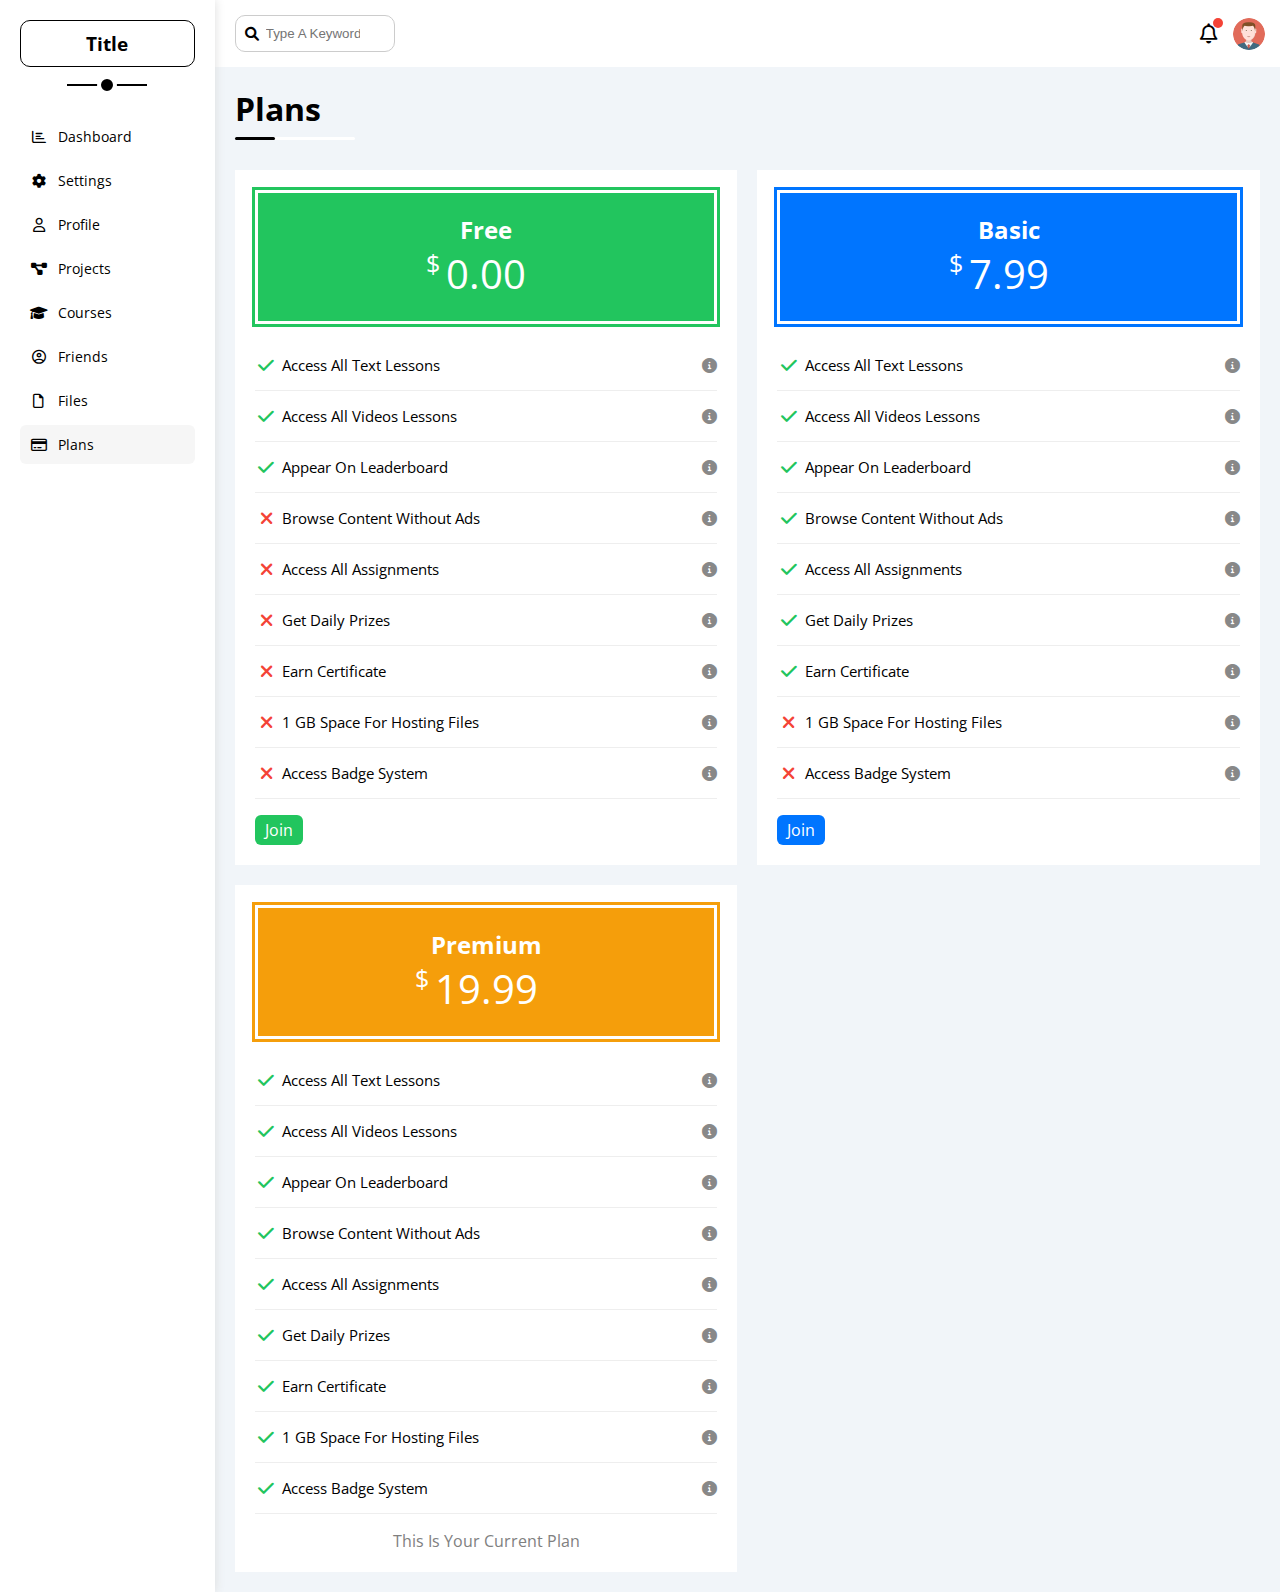
<file: plans.html>
<!DOCTYPE html>
<html lang="en">
    <head>
        <meta charset="UTF-8">
        <meta name="viewport" content="width=device-width, initial-scale=1.0">
        <!-- font awesome  -->
        <link rel="stylesheet" href="css/all.min.css">
        <!-- my frame work  -->
        <link rel="stylesheet" href="css/framework.css">
        <!-- master css  -->
        <link rel="stylesheet" href="css/master.css">
        <!-- google fonts  -->
        <link rel="preconnect" href="https://fonts.googleapis.com">
        <link rel="preconnect" href="https://fonts.gstatic.com" crossorigin>
        <link
            href="https://fonts.googleapis.com/css2?family=Cairo:wght@200;300;400;500;600;700;800;900;1000&family=Open+Sans:ital,wght@0,300;0,400;0,500;0,600;0,700;0,800;1,300;1,400;1,500;1,600;1,700;1,800&family=Roboto:ital,wght@0,100;0,300;0,400;0,500;0,700;0,900;1,100;1,300;1,400;1,500;1,700;1,900&family=Work+Sans:ital,wght@0,100;0,200;0,300;0,400;0,500;0,600;0,700;0,800;0,900;1,100;1,200;1,300;1,400;1,500;1,600;1,700;1,800;1,900&display=swap"
            rel="stylesheet">
        <title>Template Four</title>
    </head>
    <body>
        <div class="page d-f">
            <div class="sidebar bg-white p-20 relative">
                <h3 class="relative t-c mt-0">Title</h3>
                <ul class="list-n p-0">
                    <li>
                        <a
                            class=" d-f align-c fs-14 c-black rad-6 p-10 p-l-Hov-15"
                            href="index.html">
                            <i class="fa-regular fa-chart-bar fa-fw"></i>
                            <span>Dashboard</span>
                        </a>
                    </li>
                    <li>
                        <a class="d-f align-c fs-14 c-black rad-6 p-10"
                            href="settings.html">
                            <i class="fa-solid fa-gear fa-fw"></i>
                            <span>Settings</span>
                        </a>
                    </li>
                    <li>
                        <a
                            class="d-f align-c fs-14 c-black rad-6 p-10 p-l-Hov-15 "
                            href="profile.html">
                            <i class="fa-regular fa-user fa-fw"></i>
                            <span>Profile</span>
                        </a>
                    </li>
                    <li>
                        <a
                            class="d-f align-c fs-14 c-black rad-6 p-10 p-l-Hov-15"
                            href="projects.html">
                            <i class="fa-solid fa-diagram-project fa-fw"></i>
                            <span>Projects</span>
                        </a>
                    </li>
                    <li>
                        <a
                            class="d-f align-c fs-14 c-black rad-6 p-10 p-l-Hov-15 "
                            href="courses.html">
                            <i class="fa-solid fa-graduation-cap fa-fw"></i>
                            <span>Courses</span>
                        </a>
                    </li>
                    <li>
                        <a
                            class="d-f align-c fs-14 c-black rad-6 p-10 p-l-Hov-15"
                            href="friends.html">
                            <i class="fa-regular fa-circle-user fa-fw"></i>
                            <span>Friends</span>
                        </a>
                    </li>
                    <li>
                        <a
                            class="d-f align-c fs-14 c-black rad-6 p-10 p-l-Hov-15 "
                            href="files.html">
                            <i class="fa-regular fa-file fa-fw"></i>
                            <span>Files</span>
                        </a>
                    </li>
                    <li>
                        <a
                            class="d-f align-c fs-14 c-black rad-6 p-10 p-l-Hov-15 active"
                            href="plans.html">
                            <i class="fa-regular fa-credit-card fa-fw"></i>
                            <span>Plans</span>
                        </a>
                    </li>
                </ul>
            </div>
            <div class="content w-full">
                <!-- Start Head -->
                <div class="head bg-white p-15 between-flex">
                    <div class="search relative">
                        <i class="fas fa-search for-search"></i>
                        <input class="p-10" type="search"
                            placeholder="Type A Keyword" />
                    </div>
                    <div class="icons d-f align-c">
                        <span class="notification relative">
                            <i
                                class="fa-regular fa-bell fa-lg icon-notification"></i>
                        </span>
                        <img decoding="async" src="images/avatar.png"
                            alt="avatar" />
                    </div>
                </div>
                <!-- End Head -->
                <h1 class="relative">Plans</h1>
                <div class="plans-page d-g m-20 gap-20">
                    <div class="plan green bg-white p-20">
                        <div class="top bg-green t-c p-20">
                            <h2 class="m-0 c-white">Free</h2>
                            <div class="price c-white"><span>$</span>0.00</div>
                        </div>
                        <ul>
                            <li>
                                <i class="fa-solid fa-check fa-fw yes"></i>
                                <span>Access All Text Lessons</span>
                                <i class="fa-solid fa-circle-info help"></i>
                            </li>
                            <li>
                                <i class="fa-solid fa-check fa-fw yes"></i>
                                <span>Access All Videos Lessons</span>
                                <i class="fa-solid fa-circle-info help"></i>
                            </li>
                            <li>
                                <i class="fa-solid fa-check fa-fw yes"></i>
                                <span>Appear On Leaderboard</span>
                                <i class="fa-solid fa-circle-info help"></i>
                            </li>
                            <li>
                                <i class="fa-solid fa-xmark fa-fw"></i>
                                <span>Browse Content Without Ads</span>
                                <i class="fa-solid fa-circle-info help"></i>
                            </li>
                            <li>
                                <i class="fa-solid fa-xmark fa-fw"></i>
                                <span>Access All Assignments</span>
                                <i class="fa-solid fa-circle-info help"></i>
                            </li>
                            <li>
                                <i class="fa-solid fa-xmark fa-fw"></i>
                                <span>Get Daily Prizes</span>
                                <i class="fa-solid fa-circle-info help"></i>
                            </li>
                            <li>
                                <i class="fa-solid fa-xmark fa-fw"></i>
                                <span>Earn Certificate</span>
                                <i class="fa-solid fa-circle-info help"></i>
                            </li>
                            <li>
                                <i class="fa-solid fa-xmark fa-fw"></i>
                                <span>1 GB Space For Hosting Files</span>
                                <i class="fa-solid fa-circle-info help"></i>
                            </li>
                            <li>
                                <i class="fa-solid fa-xmark fa-fw"></i>
                                <span>Access Badge System</span>
                                <i class="fa-solid fa-circle-info help"></i>
                            </li>
                        </ul>
                        <a href="#"
                            class="btn-shape bg-green c-white d-block w-fit">Join</a>
                    </div>
                    <!-- Start Plan -->
                    <div class="plan blue bg-white p-20">
                        <div class="top bg-blue t-c p-20">
                            <h2 class="m-0 c-white">Basic</h2>
                            <div class="price c-white"><span>$</span>7.99</div>
                        </div>
                        <ul class="list-none p-0">
                            <li>
                                <i class="fa-solid fa-check fa-fw yes"></i>
                                <span>Access All Text Lessons</span>
                                <i class="fa-solid fa-circle-info help"></i>
                            </li>
                            <li>
                                <i class="fa-solid fa-check fa-fw yes"></i>
                                <span>Access All Videos Lessons</span>
                                <i class="fa-solid fa-circle-info help"></i>
                            </li>
                            <li>
                                <i class="fa-solid fa-check fa-fw yes"></i>
                                <span>Appear On Leaderboard</span>
                                <i class="fa-solid fa-circle-info help"></i>
                            </li>
                            <li>
                                <i class="fa-solid fa-check fa-fw yes"></i>
                                <span>Browse Content Without Ads</span>
                                <i class="fa-solid fa-circle-info help"></i>
                            </li>
                            <li>
                                <i class="fa-solid fa-check fa-fw yes"></i>
                                <span>Access All Assignments</span>
                                <i class="fa-solid fa-circle-info help"></i>
                            </li>
                            <li>
                                <i class="fa-solid fa-check fa-fw yes"></i>
                                <span>Get Daily Prizes</span>
                                <i class="fa-solid fa-circle-info help"></i>
                            </li>
                            <li>
                                <i class="fa-solid fa-check fa-fw yes"></i>
                                <span>Earn Certificate</span>
                                <i class="fa-solid fa-circle-info help"></i>
                            </li>
                            <li>
                                <i class="fa-solid fa-xmark fa-fw"></i>
                                <span>1 GB Space For Hosting Files</span>
                                <i class="fa-solid fa-circle-info help"></i>
                            </li>
                            <li>
                                <i class="fa-solid fa-xmark fa-fw"></i>
                                <span>Access Badge System</span>
                                <i class="fa-solid fa-circle-info help"></i>
                            </li>
                        </ul>
                        <a href="#"
                            class="btn-shape bg-blue c-white d-block w-fit">Join</a>
                    </div>
                    <!-- End Plan -->
                    <!-- Start Plan -->
                    <div class="plan orange bg-white p-20">
                        <div class="top bg-orange t-c p-20">
                            <h2 class="m-0 c-white">Premium</h2>
                            <div class="price c-white"><span>$</span>19.99</div>
                        </div>
                        <ul class="list-none p-0">
                            <li>
                                <i class="fa-solid fa-check fa-fw yes"></i>
                                <span>Access All Text Lessons</span>
                                <i class="fa-solid fa-circle-info help"></i>
                            </li>
                            <li>
                                <i class="fa-solid fa-check fa-fw yes"></i>
                                <span>Access All Videos Lessons</span>
                                <i class="fa-solid fa-circle-info help"></i>
                            </li>
                            <li>
                                <i class="fa-solid fa-check fa-fw yes"></i>
                                <span>Appear On Leaderboard</span>
                                <i class="fa-solid fa-circle-info help"></i>
                            </li>
                            <li>
                                <i class="fa-solid fa-check fa-fw yes"></i>
                                <span>Browse Content Without Ads</span>
                                <i class="fa-solid fa-circle-info help"></i>
                            </li>
                            <li>
                                <i class="fa-solid fa-check fa-fw yes"></i>
                                <span>Access All Assignments</span>
                                <i class="fa-solid fa-circle-info help"></i>
                            </li>
                            <li>
                                <i class="fa-solid fa-check fa-fw yes"></i>
                                <span>Get Daily Prizes</span>
                                <i class="fa-solid fa-circle-info help"></i>
                            </li>
                            <li>
                                <i class="fa-solid fa-check fa-fw yes"></i>
                                <span>Earn Certificate</span>
                                <i class="fa-solid fa-circle-info help"></i>
                            </li>
                            <li>
                                <i class="fa-solid fa-check fa-fw yes"></i>
                                <span>1 GB Space For Hosting Files</span>
                                <i class="fa-solid fa-circle-info help"></i>
                            </li>
                            <li>
                                <i class="fa-solid fa-check fa-fw yes"></i>
                                <span>Access Badge System</span>
                                <i class="fa-solid fa-circle-info help"></i>
                            </li>
                        </ul>
                        <p class="c-grey m-0 t-c">This Is Your Current Plan</p>
                    </div>
                    <!-- End Plan -->
                </div>
            </div>
        </div>
    </body>
</html>
</file>
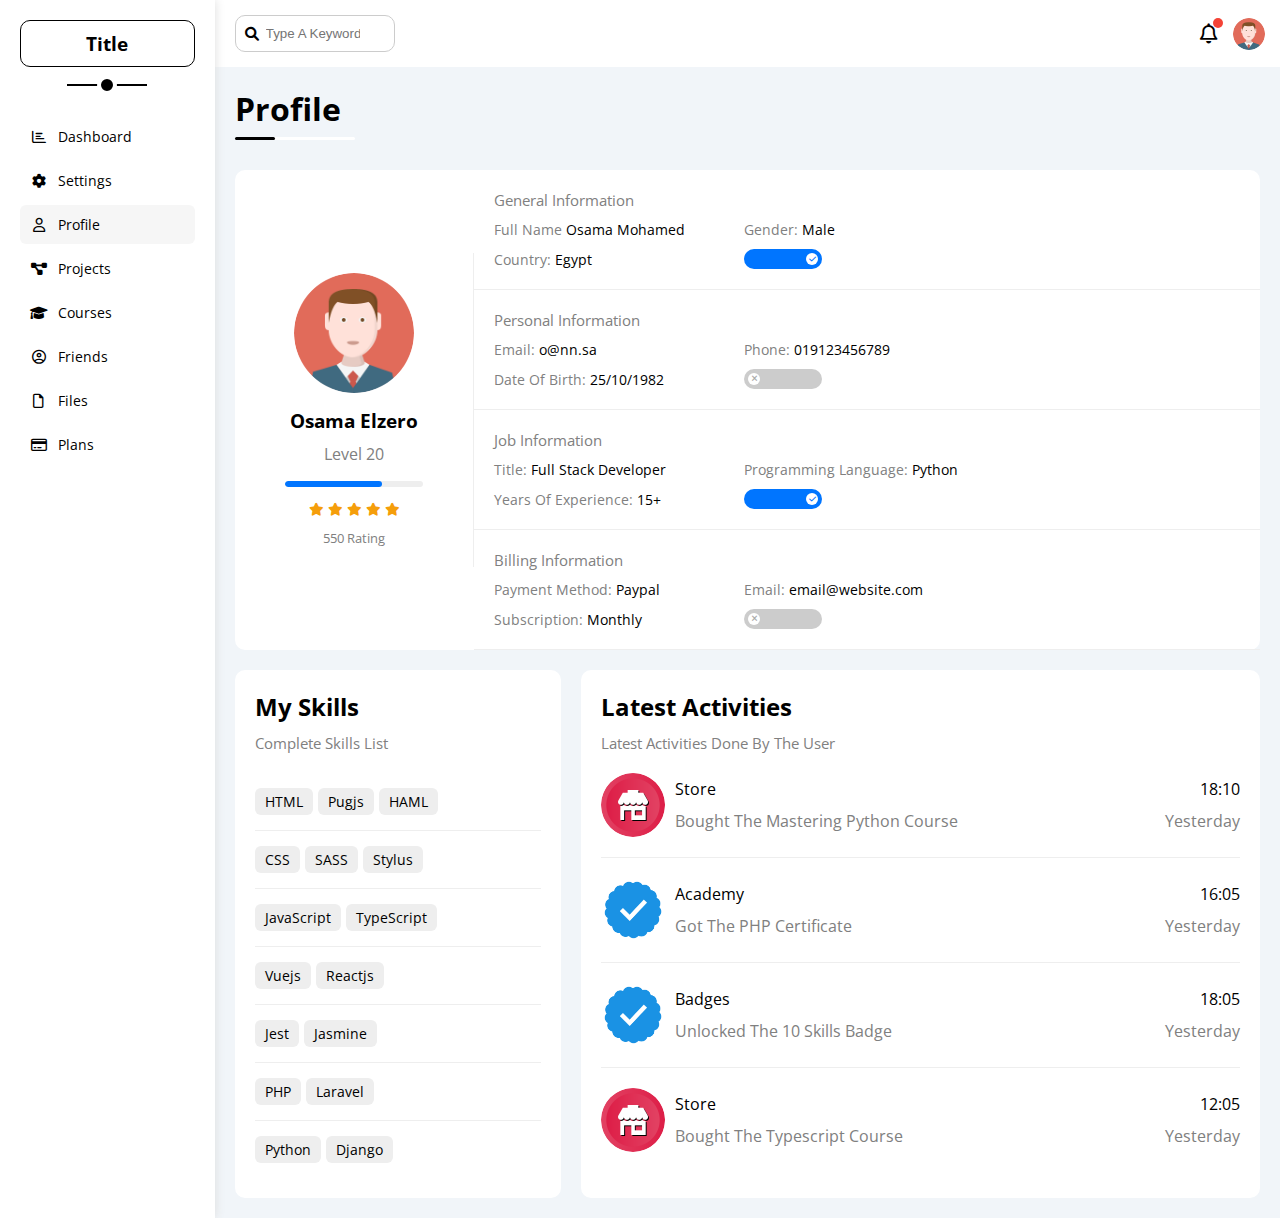
<file: profile.html>
<!DOCTYPE html>
<html lang="en">
    <head>
        <meta charset="UTF-8">
        <meta name="viewport" content="width=device-width, initial-scale=1.0">
        <!-- font awesome  -->
        <link rel="stylesheet" href="css/all.min.css">
        <!-- my frame work  -->
        <link rel="stylesheet" href="css/framework.css">
        <!-- master css  -->
        <link rel="stylesheet" href="css/master.css">
        <!-- google fonts  -->
        <link rel="preconnect" href="https://fonts.googleapis.com">
        <link rel="preconnect" href="https://fonts.gstatic.com" crossorigin>
        <link
            href="https://fonts.googleapis.com/css2?family=Cairo:wght@200;300;400;500;600;700;800;900;1000&family=Open+Sans:ital,wght@0,300;0,400;0,500;0,600;0,700;0,800;1,300;1,400;1,500;1,600;1,700;1,800&family=Roboto:ital,wght@0,100;0,300;0,400;0,500;0,700;0,900;1,100;1,300;1,400;1,500;1,700;1,900&family=Work+Sans:ital,wght@0,100;0,200;0,300;0,400;0,500;0,600;0,700;0,800;0,900;1,100;1,200;1,300;1,400;1,500;1,600;1,700;1,800;1,900&display=swap"
            rel="stylesheet">
        <title>Template Four</title>
    </head>
    <body>
        <div class="page d-f">
            <div class="sidebar bg-white p-20 relative">
                <h3 class="relative t-c mt-0">Title</h3>
                <ul class="list-n p-0">
                    <li>
                        <a
                            class=" d-f align-c fs-14 c-black rad-6 p-10 p-l-Hov-15"
                            href="index.html">
                            <i class="fa-regular fa-chart-bar fa-fw"></i>
                            <span>Dashboard</span>
                        </a>
                    </li>
                    <li>
                        <a class="d-f align-c fs-14 c-black rad-6 p-10"
                            href="settings.html">
                            <i class="fa-solid fa-gear fa-fw"></i>
                            <span>Settings</span>
                        </a>
                    </li>
                    <li>
                        <a
                            class="d-f align-c fs-14 c-black rad-6 p-10 p-l-Hov-15 active"
                            href="profile.html">
                            <i class="fa-regular fa-user fa-fw"></i>
                            <span>Profile</span>
                        </a>
                    </li>
                    <li>
                        <a
                            class="d-f align-c fs-14 c-black rad-6 p-10 p-l-Hov-15"
                            href="projects.html">
                            <i class="fa-solid fa-diagram-project fa-fw"></i>
                            <span>Projects</span>
                        </a>
                    </li>
                    <li>
                        <a
                            class="d-f align-c fs-14 c-black rad-6 p-10 p-l-Hov-15"
                            href="courses.html">
                            <i class="fa-solid fa-graduation-cap fa-fw"></i>
                            <span>Courses</span>
                        </a>
                    </li>
                    <li>
                        <a
                            class="d-f align-c fs-14 c-black rad-6 p-10 p-l-Hov-15"
                            href="friends.html">
                            <i class="fa-regular fa-circle-user fa-fw"></i>
                            <span>Friends</span>
                        </a>
                    </li>
                    <li>
                        <a
                            class="d-f align-c fs-14 c-black rad-6 p-10 p-l-Hov-15"
                            href="files.html">
                            <i class="fa-regular fa-file fa-fw"></i>
                            <span>Files</span>
                        </a>
                    </li>
                    <li>
                        <a
                            class="d-f align-c fs-14 c-black rad-6 p-10 p-l-Hov-15"
                            href="plans.html">
                            <i class="fa-regular fa-credit-card fa-fw"></i>
                            <span>Plans</span>
                        </a>
                    </li>
                </ul>
            </div>
            <div class="content w-full">
                <!-- Start Head -->
                <div class="head bg-white p-15 between-flex">
                    <div class="search relative">
                        <i class="fas fa-search for-search"></i>
                        <input class="p-10" type="search"
                            placeholder="Type A Keyword" />
                    </div>
                    <div class="icons d-f align-c">
                        <span class="notification relative">
                            <i
                                class="fa-regular fa-bell fa-lg icon-notification"></i>
                        </span>
                        <img decoding="async" src="images/avatar.png"
                            alt="avatar" />
                    </div>
                </div>
                <!-- End Head -->
                <h1 class="relative">Profile</h1>
                <div class="profile-page m-20">
                    <!-- Start Overview -->
                    <div class="overview bg-white rad-10 d-f align-c">
                        <div class="avatar-box t-c p-20">
                            <img decoding="async" class="rad-half mb-10"
                                src="images/avatar.png" alt />
                            <h3 class="m-0">Osama Elzero</h3>
                            <p class="c-grey mt-10">Level 20</p>
                            <div class="level rad-6 bg-eee relative">
                                <span style="width: 70%"></span>
                            </div>
                            <div class="rating mt-10 mb-10">
                                <i class="fa-solid fa-star c-orange fs-13"></i>
                                <i class="fa-solid fa-star c-orange fs-13"></i>
                                <i class="fa-solid fa-star c-orange fs-13"></i>
                                <i class="fa-solid fa-star c-orange fs-13"></i>
                                <i class="fa-solid fa-star c-orange fs-13"></i>
                            </div>
                            <p class="c-grey m-0 fs-13">550 Rating</p>
                        </div>
                        <div class="info-box w-full t-c-mobile">
                            <!-- Start Information Row -->
                            <div class="box p-20 d-f align-c">
                                <h4 class="c-grey fs-15 m-0 w-full">General
                                    Information</h4>
                                <div class="fs-14">
                                    <span class="c-grey">Full Name</span>
                                    <span>Osama Mohamed</span>
                                </div>
                                <div class="fs-14">
                                    <span class="c-grey">Gender:</span>
                                    <span>Male</span>
                                </div>
                                <div class="fs-14">
                                    <span class="c-grey">Country:</span>
                                    <span>Egypt</span>
                                </div>
                                <div class="fs-14">
                                    <label>
                                        <input class="toggle-checkbox"
                                            type="checkbox" checked />
                                        <div class="toggle-switch"></div>
                                    </label>
                                </div>
                            </div>
                            <!-- End Information Row -->
                            <!-- Start Information Row -->
                            <div class="box p-20 d-f align-c">
                                <h4 class="c-grey w-full fs-15 m-0">Personal
                                    Information</h4>
                                <div class="fs-14">
                                    <span class="c-grey">Email:</span>
                                    <span>o@nn.sa</span>
                                </div>
                                <div class="fs-14">
                                    <span class="c-grey">Phone:</span>
                                    <span>019123456789</span>
                                </div>
                                <div class="fs-14">
                                    <span class="c-grey">Date Of Birth:</span>
                                    <span>25/10/1982</span>
                                </div>
                                <div class="fs-14">
                                    <label>
                                        <input class="toggle-checkbox"
                                            type="checkbox" />
                                        <div class="toggle-switch"></div>
                                    </label>
                                </div>
                            </div>
                            <!-- End Information Row -->
                            <!-- Start Information Row -->
                            <div class="box p-20 d-f align-c">
                                <h4 class="c-grey w-full fs-15 m-0">Job
                                    Information</h4>
                                <div class="fs-14">
                                    <span class="c-grey">Title:</span>
                                    <span>Full Stack Developer</span>
                                </div>
                                <div class="fs-14">
                                    <span class="c-grey">Programming Language:</span>
                                    <span>Python</span>
                                </div>
                                <div class="fs-14">
                                    <span class="c-grey">Years Of Experience:</span>
                                    <span>15+</span>
                                </div>
                                <div class="fs-14">
                                    <label>
                                        <input class="toggle-checkbox"
                                            type="checkbox" checked />
                                        <div class="toggle-switch"></div>
                                    </label>
                                </div>
                            </div>
                            <!-- End Information Row -->
                            <!-- Start Information Row -->
                            <div class="box p-20 d-f align-c">
                                <h4 class="c-grey w-full fs-15 m-0">Billing
                                    Information</h4>
                                <div class="fs-14">
                                    <span class="c-grey">Payment Method:</span>
                                    <span>Paypal</span>
                                </div>
                                <div class="fs-14">
                                    <span class="c-grey">Email:</span>
                                    <span>email@website.com</span>
                                </div>
                                <div class="fs-14">
                                    <span class="c-grey">Subscription:</span>
                                    <span>Monthly</span>
                                </div>
                                <div class="fs-14">
                                    <label>
                                        <input class="toggle-checkbox"
                                            type="checkbox" />
                                        <div class="toggle-switch"></div>
                                    </label>
                                </div>
                            </div>
                            <!-- End Information Row -->
                        </div>
                    </div>
                    <!-- End Overview -->
                    <!-- Start Other Data -->
                    <div class="other-data d-f gap-20">
                        <div class="skills-card p-20 bg-white rad-10 mt-20">
                            <h2 class="mt-0 mb-10">My Skills</h2>
                            <p class="mt-0 mb-20 c-grey fs-15">Complete Skills
                                List</p>
                            <ul class="m-0 t-c-mobile">
                                <li><span>HTML</span><span>Pugjs</span><span>HAML</span></li>
                                <li><span>CSS</span><span>SASS</span><span>Stylus</span></li>
                                <li><span>JavaScript</span><span>TypeScript</span></li>
                                <li><span>Vuejs</span><span>Reactjs</span></li>
                                <li><span>Jest</span><span>Jasmine</span></li>
                                <li><span>PHP</span><span>Laravel</span></li>
                                <li><span>Python</span><span>Django</span></li>
                            </ul>
                        </div>
                        <div class="activities p-20 bg-white rad-10 mt-20">
                            <h2 class="mt-0 mb-10">Latest Activities</h2>
                            <p class="mt-0 mb-20 c-grey fs-15">Latest Activities
                                Done By The User</p>
                            <div
                                class="activity d-f align-c t-c-mobile">
                                <img decoding="async" src="images/activity-01.png"
                                    alt />
                                <div class="info">
                                    <span class="d-block mb-10">Store</span>
                                    <span class="c-grey">Bought The Mastering
                                        Python Course</span>
                                </div>
                                <div class="date">
                                    <span class="d-block mb-10">18:10</span>
                                    <span class="c-grey">Yesterday</span>
                                </div>
                            </div>
                            <div
                                class="activity d-f align-c t-c-mobile">
                                <img decoding="async" src="images/activity-03.png"
                                    alt />
                                <div class="info">
                                    <span class="d-block mb-10">Academy</span>
                                    <span class="c-grey">Got The PHP Certificate</span>
                                </div>
                                <div class="date">
                                    <span class="d-block mb-10">16:05</span>
                                    <span class="c-grey">Yesterday</span>
                                </div>
                            </div>
                            <div
                                class="activity d-f align-c t-c-mobile">
                                <img decoding="async" src="images/activity-03.png"
                                    alt />
                                <div class="info">
                                    <span class="d-block mb-10">Badges</span>
                                    <span class="c-grey">Unlocked The 10 Skills
                                        Badge</span>
                                </div>
                                <div class="date">
                                    <span class="d-block mb-10">18:05</span>
                                    <span class="c-grey">Yesterday</span>
                                </div>
                            </div>
                            <div
                                class="activity d-f align-c t-c-mobile">
                                <img decoding="async" src="images/activity-01.png"
                                    alt />
                                <div class="info">
                                    <span class="d-block mb-10">Store</span>
                                    <span class="c-grey">Bought The Typescript
                                        Course</span>
                                </div>
                                <div class="date">
                                    <span class="d-block mb-10">12:05</span>
                                    <span class="c-grey">Yesterday</span>
                                </div>
                            </div>
                        </div>
                    </div>
                    <!-- End Other Data -->
                </div>
            </div>
        </body>
    </html>
</file>
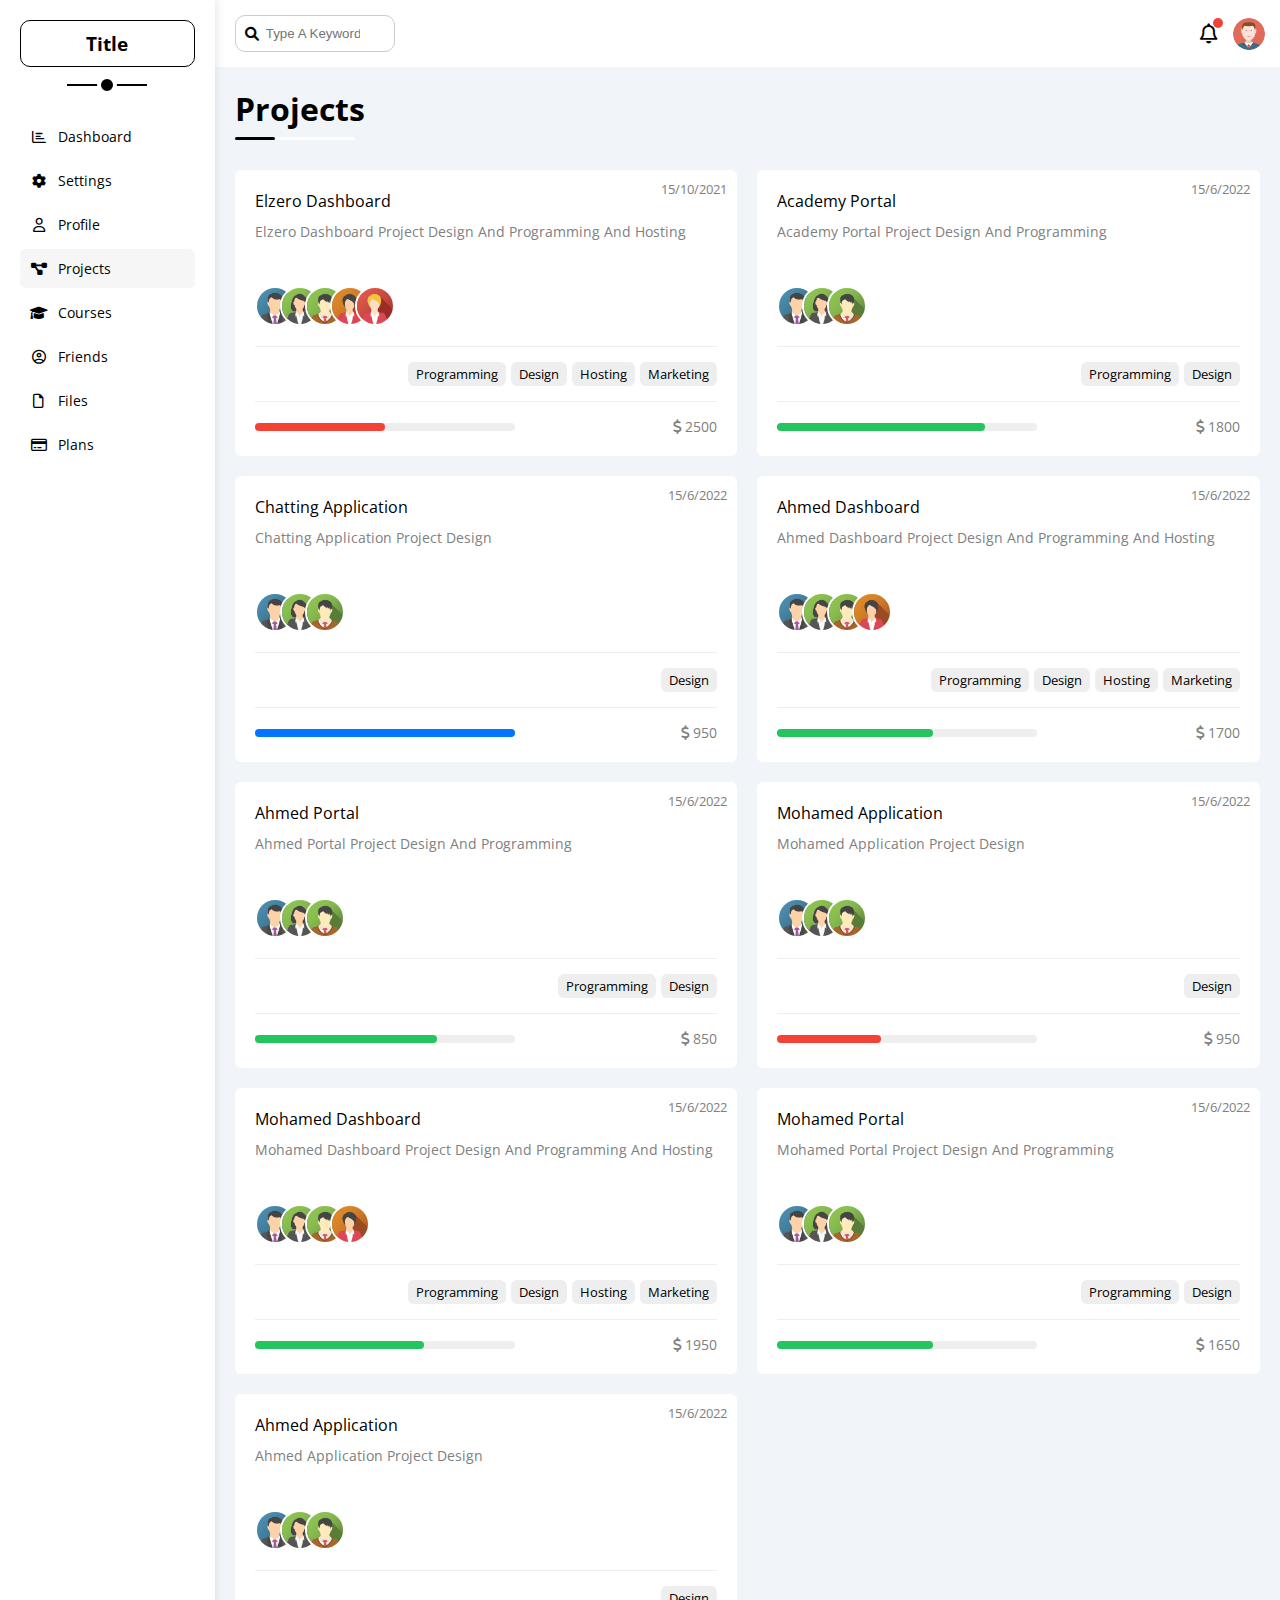
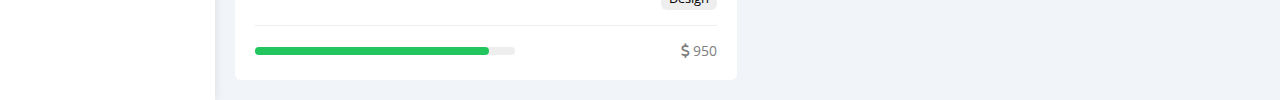
<file: projects.html>
<!DOCTYPE html>
<html lang="en">
    <head>
        <meta charset="UTF-8">
        <meta name="viewport" content="width=device-width, initial-scale=1.0">
        <!-- font awesome  -->
        <link rel="stylesheet" href="css/all.min.css">
        <!-- my frame work  -->
        <link rel="stylesheet" href="css/framework.css">
        <!-- master css  -->
        <link rel="stylesheet" href="css/master.css">
        <!-- google fonts  -->
        <link rel="preconnect" href="https://fonts.googleapis.com">
        <link rel="preconnect" href="https://fonts.gstatic.com" crossorigin>
        <link
            href="https://fonts.googleapis.com/css2?family=Cairo:wght@200;300;400;500;600;700;800;900;1000&family=Open+Sans:ital,wght@0,300;0,400;0,500;0,600;0,700;0,800;1,300;1,400;1,500;1,600;1,700;1,800&family=Roboto:ital,wght@0,100;0,300;0,400;0,500;0,700;0,900;1,100;1,300;1,400;1,500;1,700;1,900&family=Work+Sans:ital,wght@0,100;0,200;0,300;0,400;0,500;0,600;0,700;0,800;0,900;1,100;1,200;1,300;1,400;1,500;1,600;1,700;1,800;1,900&display=swap"
            rel="stylesheet">
        <title>Template Four</title>
    </head>
    <body>
        <div class="page d-f">
            <div class="sidebar bg-white p-20 relative">
                <h3 class="relative t-c mt-0">Title</h3>
                <ul class="list-n p-0">
                    <li>
                        <a
                            class=" d-f align-c fs-14 c-black rad-6 p-10 p-l-Hov-15"
                            href="index.html">
                            <i class="fa-regular fa-chart-bar fa-fw"></i>
                            <span>Dashboard</span>
                        </a>
                    </li>
                    <li>
                        <a class="d-f align-c fs-14 c-black rad-6 p-10"
                            href="settings.html">
                            <i class="fa-solid fa-gear fa-fw"></i>
                            <span>Settings</span>
                        </a>
                    </li>
                    <li>
                        <a
                            class="d-f align-c fs-14 c-black rad-6 p-10 p-l-Hov-15 "
                            href="profile.html">
                            <i class="fa-regular fa-user fa-fw"></i>
                            <span>Profile</span>
                        </a>
                    </li>
                    <li>
                        <a
                            class="d-f align-c fs-14 c-black rad-6 p-10 p-l-Hov-15 active"
                            href="projects.html">
                            <i class="fa-solid fa-diagram-project fa-fw"></i>
                            <span>Projects</span>
                        </a>
                    </li>
                    <li>
                        <a
                            class="d-f align-c fs-14 c-black rad-6 p-10 p-l-Hov-15"
                            href="courses.html">
                            <i class="fa-solid fa-graduation-cap fa-fw"></i>
                            <span>Courses</span>
                        </a>
                    </li>
                    <li>
                        <a
                            class="d-f align-c fs-14 c-black rad-6 p-10 p-l-Hov-15"
                            href="friends.html">
                            <i class="fa-regular fa-circle-user fa-fw"></i>
                            <span>Friends</span>
                        </a>
                    </li>
                    <li>
                        <a
                            class="d-f align-c fs-14 c-black rad-6 p-10 p-l-Hov-15"
                            href="files.html">
                            <i class="fa-regular fa-file fa-fw"></i>
                            <span>Files</span>
                        </a>
                    </li>
                    <li>
                        <a
                            class="d-f align-c fs-14 c-black rad-6 p-10 p-l-Hov-15"
                            href="plans.html">
                            <i class="fa-regular fa-credit-card fa-fw"></i>
                            <span>Plans</span>
                        </a>
                    </li>
                </ul>
            </div>
            <div class="content w-full">
                <!-- Start Head -->
                <div class="head bg-white p-15 between-flex">
                    <div class="search relative">
                        <i class="fas fa-search for-search"></i>
                        <input class="p-10" type="search"
                            placeholder="Type A Keyword" />
                    </div>
                    <div class="icons d-f align-c">
                        <span class="notification relative">
                            <i
                                class="fa-regular fa-bell fa-lg icon-notification"></i>
                        </span>
                        <img decoding="async" src="images/avatar.png"
                            alt="avatar" />
                    </div>
                </div>
                <!-- End Head -->
                <h1 class="relative">Projects</h1>
                <div class="projects-page d-g m-20 gap-20">
                    <div class="project bg-white p-20 rad-6 relative">
                        <span class="date fs-13 c-grey">15/10/2021</span>
                        <h4 class="m-0">Elzero Dashboard</h4>
                        <p class="c-grey mt-10 mb-10 fs-14">Elzero Dashboard
                            Project Design And Programming And Hosting</p>
                        <div class="team">
                            <a href="#"><img decoding="async"
                                    src="images/team-01.png" alt /></a>
                            <a href="#"><img decoding="async"
                                    src="images/team-02.png" alt /></a>
                            <a href="#"><img decoding="async"
                                    src="images/team-03.png" alt /></a>
                            <a href="#"><img decoding="async"
                                    src="images/team-04.png" alt /></a>
                            <a href="#"><img decoding="async"
                                    src="images/team-05.png" alt /></a>
                        </div>
                        <div class="do d-f">
                            <span class="fs-13 rad-6 bg-eee">Programming</span>
                            <span class="fs-13 rad-6 bg-eee">Design</span>
                            <span class="fs-13 rad-6 bg-eee">Hosting</span>
                            <span class="fs-13 rad-6 bg-eee">Marketing</span>
                        </div>
                        <div class="info between-flex">
                            <div class="prog bg-eee">
                                <span class="bg-red" style="width: 50%"></span>
                            </div>
                            <div class="fs-14 c-grey">
                                <i class="fa-solid fa-dollar-sign"></i>
                                2500
                            </div>
                        </div>
                    </div>
                    <div class="project bg-white p-20 rad-6 relative">
                        <span class="date fs-13 c-grey">15/6/2022</span>
                        <h4 class="m-0">Academy Portal</h4>
                        <p class="c-grey mt-10 mb-10 fs-14">Academy Portal
                            Project Design And Programming</p>
                        <div class="team">
                            <a href="#"><img decoding="async"
                                    src="images/team-01.png" alt /></a>
                            <a href="#"><img decoding="async"
                                    src="images/team-02.png" alt /></a>
                            <a href="#"><img decoding="async"
                                    src="images/team-03.png" alt /></a>
                        </div>
                        <div class="do d-f">
                            <span class="fs-13 rad-6 bg-eee">Programming</span>
                            <span class="fs-13 rad-6 bg-eee">Design</span>
                        </div>
                        <div class="info between-flex">
                            <div class="prog bg-eee">
                                <span class="bg-green" style="width: 80%"></span>
                            </div>
                            <div class="fs-14 c-grey">
                                <i class="fa-solid fa-dollar-sign"></i>
                                1800
                            </div>
                        </div>
                    </div>
                    <div class="project bg-white p-20 rad-6 relative">
                        <span class="date fs-13 c-grey">15/6/2022</span>
                        <h4 class="m-0">Chatting Application</h4>
                        <p class="c-grey mt-10 mb-10 fs-14">Chatting Application
                            Project Design</p>
                        <div class="team">
                            <a href="#"><img decoding="async"
                                    src="images/team-01.png" alt /></a>
                            <a href="#"><img decoding="async"
                                    src="images/team-02.png" alt /></a>
                            <a href="#"><img decoding="async"
                                    src="images/team-03.png" alt /></a>
                        </div>
                        <div class="do d-f">
                            <span class="fs-13 rad-6 bg-eee">Design</span>
                        </div>
                        <div class="info between-flex">
                            <div class="prog bg-eee">
                                <span class="bg-blue" style="width: 100%"></span>
                            </div>
                            <div class="fs-14 c-grey">
                                <i class="fa-solid fa-dollar-sign"></i>
                                950
                            </div>
                        </div>
                    </div>
                    <div class="project bg-white p-20 rad-6 relative">
                        <span class="date fs-13 c-grey">15/6/2022</span>
                        <h4 class="m-0">Ahmed Dashboard</h4>
                        <p class="c-grey mt-10 mb-10 fs-14">Ahmed Dashboard
                            Project Design And Programming And Hosting</p>
                        <div class="team">
                            <a href="#"><img decoding="async"
                                    src="images/team-01.png" alt /></a>
                            <a href="#"><img decoding="async"
                                    src="images/team-02.png" alt /></a>
                            <a href="#"><img decoding="async"
                                    src="images/team-03.png" alt /></a>
                            <a href="#"><img decoding="async"
                                    src="images/team-04.png" alt /></a>
                        </div>
                        <div class="do d-f">
                            <span class="fs-13 rad-6 bg-eee">Programming</span>
                            <span class="fs-13 rad-6 bg-eee">Design</span>
                            <span class="fs-13 rad-6 bg-eee">Hosting</span>
                            <span class="fs-13 rad-6 bg-eee">Marketing</span>
                        </div>
                        <div class="info between-flex">
                            <div class="prog bg-eee">
                                <span class="bg-green" style="width: 60%"></span>
                            </div>
                            <div class="fs-14 c-grey">
                                <i class="fa-solid fa-dollar-sign"></i>
                                1700
                            </div>
                        </div>
                    </div>
                    <div class="project bg-white p-20 rad-6 relative">
                        <span class="date fs-13 c-grey">15/6/2022</span>
                        <h4 class="m-0">Ahmed Portal</h4>
                        <p class="c-grey mt-10 mb-10 fs-14">Ahmed Portal Project
                            Design And Programming</p>
                        <div class="team">
                            <a href="#"><img decoding="async"
                                    src="images/team-01.png" alt /></a>
                            <a href="#"><img decoding="async"
                                    src="images/team-02.png" alt /></a>
                            <a href="#"><img decoding="async"
                                    src="images/team-03.png" alt /></a>
                        </div>
                        <div class="do d-f">
                            <span class="fs-13 rad-6 bg-eee">Programming</span>
                            <span class="fs-13 rad-6 bg-eee">Design</span>
                        </div>
                        <div class="info between-flex">
                            <div class="prog bg-eee">
                                <span class="bg-green" style="width: 70%"></span>
                            </div>
                            <div class="fs-14 c-grey">
                                <i class="fa-solid fa-dollar-sign"></i>
                                850
                            </div>
                        </div>
                    </div>
                    <div class="project bg-white p-20 rad-6 relative">
                        <span class="date fs-13 c-grey">15/6/2022</span>
                        <h4 class="m-0">Mohamed Application</h4>
                        <p class="c-grey mt-10 mb-10 fs-14">Mohamed Application
                            Project Design</p>
                        <div class="team">
                            <a href="#"><img decoding="async"
                                    src="images/team-01.png" alt /></a>
                            <a href="#"><img decoding="async"
                                    src="images/team-02.png" alt /></a>
                            <a href="#"><img decoding="async"
                                    src="images/team-03.png" alt /></a>
                        </div>
                        <div class="do d-f">
                            <span class="fs-13 rad-6 bg-eee">Design</span>
                        </div>
                        <div class="info between-flex">
                            <div class="prog bg-eee">
                                <span class="bg-red" style="width: 40%"></span>
                            </div>
                            <div class="fs-14 c-grey">
                                <i class="fa-solid fa-dollar-sign"></i>
                                950
                            </div>
                        </div>
                    </div>
                    <div class="project bg-white p-20 rad-6 relative">
                        <span class="date fs-13 c-grey">15/6/2022</span>
                        <h4 class="m-0">Mohamed Dashboard</h4>
                        <p class="c-grey mt-10 mb-10 fs-14">Mohamed Dashboard
                            Project Design And Programming And Hosting</p>
                        <div class="team">
                            <a href="#"><img decoding="async"
                                    src="images/team-01.png" alt /></a>
                            <a href="#"><img decoding="async"
                                    src="images/team-02.png" alt /></a>
                            <a href="#"><img decoding="async"
                                    src="images/team-03.png" alt /></a>
                            <a href="#"><img decoding="async"
                                    src="images/team-04.png" alt /></a>
                        </div>
                        <div class="do d-f">
                            <span class="fs-13 rad-6 bg-eee">Programming</span>
                            <span class="fs-13 rad-6 bg-eee">Design</span>
                            <span class="fs-13 rad-6 bg-eee">Hosting</span>
                            <span class="fs-13 rad-6 bg-eee">Marketing</span>
                        </div>
                        <div class="info between-flex">
                            <div class="prog bg-eee">
                                <span class="bg-green" style="width: 65%"></span>
                            </div>
                            <div class="fs-14 c-grey">
                                <i class="fa-solid fa-dollar-sign"></i>
                                1950
                            </div>
                        </div>
                    </div>
                    <div class="project bg-white p-20 rad-6 relative">
                        <span class="date fs-13 c-grey">15/6/2022</span>
                        <h4 class="m-0">Mohamed Portal</h4>
                        <p class="c-grey mt-10 mb-10 fs-14">Mohamed Portal
                            Project Design And Programming</p>
                        <div class="team">
                            <a href="#"><img decoding="async"
                                    src="images/team-01.png" alt /></a>
                            <a href="#"><img decoding="async"
                                    src="images/team-02.png" alt /></a>
                            <a href="#"><img decoding="async"
                                    src="images/team-03.png" alt /></a>
                        </div>
                        <div class="do d-f">
                            <span class="fs-13 rad-6 bg-eee">Programming</span>
                            <span class="fs-13 rad-6 bg-eee">Design</span>
                        </div>
                        <div class="info between-flex">
                            <div class="prog bg-eee">
                                <span class="bg-green" style="width: 60%"></span>
                            </div>
                            <div class="fs-14 c-grey">
                                <i class="fa-solid fa-dollar-sign"></i>
                                1650
                            </div>
                        </div>
                    </div>
                    <div class="project bg-white p-20 rad-6 relative">
                        <span class="date fs-13 c-grey">15/6/2022</span>
                        <h4 class="m-0">Ahmed Application</h4>
                        <p class="c-grey mt-10 mb-10 fs-14">Ahmed Application
                            Project Design</p>
                        <div class="team">
                            <a href="#"><img decoding="async"
                                    src="images/team-01.png" alt /></a>
                            <a href="#"><img decoding="async"
                                    src="images/team-02.png" alt /></a>
                            <a href="#"><img decoding="async"
                                    src="images/team-03.png" alt /></a>
                        </div>
                        <div class="do d-f">
                            <span class="fs-13 rad-6 bg-eee">Design</span>
                        </div>
                        <div class="info between-flex">
                            <div class="prog bg-eee">
                                <span class="bg-green" style="width: 90%"></span>
                            </div>
                            <div class="fs-14 c-grey">
                                <i class="fa-solid fa-dollar-sign"></i>
                                950
                            </div>
                        </div>
                    </div>
                </div>
            </div>
        </div>
    </body>
</html>
</file>
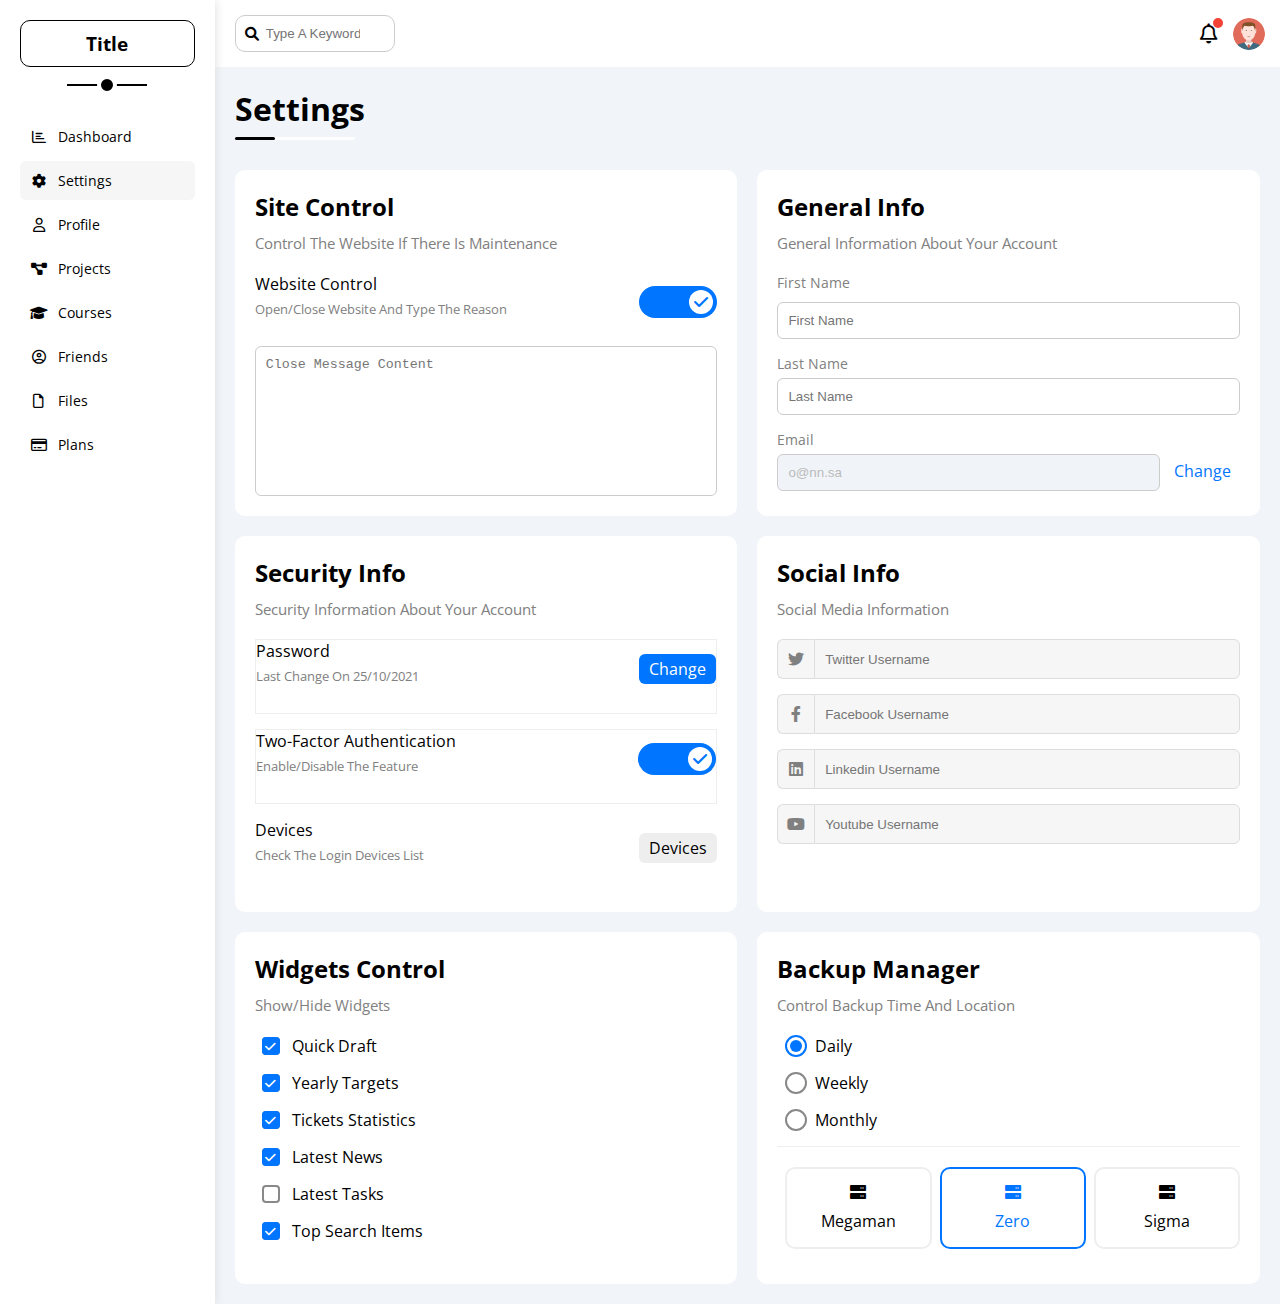
<file: settings.html>
<!DOCTYPE html>
<html lang="en">
    <head>
        <meta charset="UTF-8">
        <meta name="viewport" content="width=device-width, initial-scale=1.0">
        <!-- font awesome  -->
        <link rel="stylesheet" href="css/all.min.css">
        <!-- my frame work  -->
        <link rel="stylesheet" href="css/framework.css">
        <!-- master css  -->
        <link rel="stylesheet" href="css/master.css">
        <!-- google fonts  -->
        <link rel="preconnect" href="https://fonts.googleapis.com">
        <link rel="preconnect" href="https://fonts.gstatic.com" crossorigin>
        <link
            href="https://fonts.googleapis.com/css2?family=Cairo:wght@200;300;400;500;600;700;800;900;1000&family=Open+Sans:ital,wght@0,300;0,400;0,500;0,600;0,700;0,800;1,300;1,400;1,500;1,600;1,700;1,800&family=Roboto:ital,wght@0,100;0,300;0,400;0,500;0,700;0,900;1,100;1,300;1,400;1,500;1,700;1,900&family=Work+Sans:ital,wght@0,100;0,200;0,300;0,400;0,500;0,600;0,700;0,800;0,900;1,100;1,200;1,300;1,400;1,500;1,600;1,700;1,800;1,900&display=swap"
            rel="stylesheet">
        <title>Template Four</title>
    </head>
    <body>
        <div class="page d-f">
            <div class="sidebar bg-white p-20 relative">
                <h3 class="relative t-c mt-0">Title</h3>
                <ul class="list-n p-0">
                    <li>
                        <a
                            class=" d-f align-c fs-14 c-black rad-6 p-10 p-l-Hov-15"
                            href="index.html">
                            <i class="fa-regular fa-chart-bar fa-fw"></i>
                            <span>Dashboard</span>
                        </a>
                    </li>
                    <li>
                        <a class="d-f align-c fs-14 c-black rad-6 p-10 active"
                            href="settings.html">
                            <i class="fa-solid fa-gear fa-fw"></i>
                            <span>Settings</span>
                        </a>
                    </li>
                    <li>
                        <a
                            class="d-f align-c fs-14 c-black rad-6 p-10 p-l-Hov-15"
                            href="profile.html">
                            <i class="fa-regular fa-user fa-fw"></i>
                            <span>Profile</span>
                        </a>
                    </li>
                    <li>
                        <a
                            class="d-f align-c fs-14 c-black rad-6 p-10 p-l-Hov-15"
                            href="projects.html">
                            <i class="fa-solid fa-diagram-project fa-fw"></i>
                            <span>Projects</span>
                        </a>
                    </li>
                    <li>
                        <a
                            class="d-f align-c fs-14 c-black rad-6 p-10 p-l-Hov-15"
                            href="courses.html">
                            <i class="fa-solid fa-graduation-cap fa-fw"></i>
                            <span>Courses</span>
                        </a>
                    </li>
                    <li>
                        <a
                            class="d-f align-c fs-14 c-black rad-6 p-10 p-l-Hov-15"
                            href="friends.html">
                            <i class="fa-regular fa-circle-user fa-fw"></i>
                            <span>Friends</span>
                        </a>
                    </li>
                    <li>
                        <a
                            class="d-f align-c fs-14 c-black rad-6 p-10 p-l-Hov-15"
                            href="files.html">
                            <i class="fa-regular fa-file fa-fw"></i>
                            <span>Files</span>
                        </a>
                    </li>
                    <li>
                        <a
                            class="d-f align-c fs-14 c-black rad-6 p-10 p-l-Hov-15"
                            href="plans.html">
                            <i class="fa-regular fa-credit-card fa-fw"></i>
                            <span>Plans</span>
                        </a>
                    </li>
                </ul>
            </div>
            <div class="content w-full">
                <!-- Start Head -->
                <div class="head bg-white p-15 between-flex">
                    <div class="search relative">
                        <i class="fas fa-search for-search"></i>
                        <input class="p-10" type="search"
                            placeholder="Type A Keyword" />
                    </div>
                    <div class="icons d-f align-c">
                        <span class="notification relative">
                            <i
                                class="fa-regular fa-bell fa-lg icon-notification"></i>
                        </span>
                        <img decoding="async" src="images/avatar.png"
                            alt="avatar" />
                    </div>
                </div>
                <!-- End Head -->
                <h1 class="relative">Settings</h1>
                <div class="settings-page m-20 d-g gap-20">
                    <!-- Start Settings Box -->
                    <div class="p-20 bg-white rad-10">
                        <h2 class="mt-0 mb-10">Site Control</h2>
                        <p class="mt-0 mb-20 c-grey fs-15">Control The Website
                            If There Is Maintenance</p>
                        <div class="mb-15 between-flex">
                            <div>
                                <span>Website Control</span>
                                <p class="c-grey mt-5 mb-0 fs-13">Open/Close
                                    Website And Type The Reason</p>
                            </div>
                            <div>
                                <label>
                                    <input class="toggle-checkbox"
                                        type="checkbox" checked />
                                    <div class="toggle-switch"></div>
                                </label>
                            </div>
                        </div>
                        <textarea
                            class="close-message p-10 rad-6 d-block w-full"
                            placeholder="Close Message Content"></textarea>
                    </div>
                    <!-- End Settings Box -->
                    <!-- Start Settings Box -->
                    <div class="p-20 bg-white rad-10">
                        <h2 class="mt-0 mb-10">General Info</h2>
                        <p class="mt-0 mb-20 c-grey fs-15">General Information
                            About Your Account</p>
                        <div class="mb-15">
                            <label class="fs-14 c-grey d-block mb-10"
                                for="first">First Name</label>
                            <input
                                class="b-none border-ccc p-10 rad-6 d-block w-full"
                                type="text"
                                id="first"
                                placeholder="First Name" />
                        </div>
                        <div class="mb-15">
                            <label class="fs-14 c-grey d-block mb-5" for="last">Last
                                Name</label>
                            <input
                                class="b-none border-ccc p-10 rad-6 d-block w-full"
                                id="last"
                                type="text"
                                placeholder="Last Name" />
                        </div>
                        <div>
                            <label class="fs-14 c-grey d-block mb-5" for="email">Email</label>
                            <input
                                class="email b-none border-ccc p-10 rad-6 w-full mr-10"
                                id="email"
                                type="email"
                                value="o@nn.sa"
                                disabled />
                            <a class="c-blue" href="#">Change</a>
                        </div>
                    </div>
                    <!-- End Settings Box -->
                    <!-- Start Settings Box -->
                    <div class="p-20 bg-white rad-10">
                        <h2 class="mt-0 mb-10">Security Info</h2>
                        <p class="mt-0 mb-20 c-grey fs-15">Security Information
                            About Your Account</p>
                        <div class="sec-box mb-15 between-flex">
                            <div>
                                <span>Password</span>
                                <p class="c-grey mt-5 mb-0 fs-13">Last Change On
                                    25/10/2021</p>
                            </div>
                            <a class="button bg-blue c-white btn-shape" href="#">Change</a>
                        </div>
                        <div class="sec-box mb-15 between-flex">
                            <div>
                                <span>Two-Factor Authentication</span>
                                <p class="c-grey mt-5 mb-0 fs-13">Enable/Disable
                                    The Feature</p>
                            </div>
                            <label>
                                <input class="toggle-checkbox" type="checkbox"
                                    checked />
                                <div class="toggle-switch"></div>
                            </label>
                        </div>
                        <div class="sec-box between-flex">
                            <div>
                                <span>Devices</span>
                                <p class="c-grey mt-5 mb-0 fs-13">Check The
                                    Login Devices List</p>
                            </div>
                            <a class="bg-eee c-black btn-shape" href="#">Devices</a>
                        </div>
                    </div>
                    <!-- End Settings Box -->
                    <!-- Start Settings Box -->
                    <div class="social-boxes p-20 bg-white rad-10">
                        <h2 class="mt-0 mb-10">Social Info</h2>
                        <p class="mt-0 mb-20 c-grey fs-15">Social Media
                            Information</p>
                        <div class="d-f align-c mb-15">
                            <i class="fa-brands fa-twitter center-flex c-grey"></i>
                            <input class="w-full" type="text"
                                placeholder="Twitter Username" />
                        </div>
                        <div class="d-f align-c mb-15">
                            <i
                                class="fa-brands fa-facebook-f center-flex c-grey"></i>
                            <input class="w-full" type="text"
                                placeholder="Facebook Username" />
                        </div>
                        <div class="d-f align-c mb-15">
                            <i class="fa-brands fa-linkedin center-flex c-grey"></i>
                            <input class="w-full" type="text"
                                placeholder="Linkedin Username" />
                        </div>
                        <div class="d-f align-c">
                            <i class="fa-brands fa-youtube center-flex c-grey"></i>
                            <input class="w-full" type="text"
                                placeholder="Youtube Username" />
                        </div>
                    </div>
                    <!-- End Settings Box -->
                    <!-- Start Settings Box -->
                    <div class="widgets-control p-20 bg-white rad-10">
                        <h2 class="mt-0 mb-10">Widgets Control</h2>
                        <p class="mt-0 mb-20 c-grey fs-15">Show/Hide Widgets</p>
                        <div class="control d-f align-c mb-15">
                            <input type="checkbox" id="one" checked />
                            <label for="one">Quick Draft</label>
                        </div>
                        <div class="control d-f align-c mb-15">
                            <input type="checkbox" id="two" checked />
                            <label for="two">Yearly Targets</label>
                        </div>
                        <div class="control d-f align-c mb-15">
                            <input type="checkbox" id="three" checked />
                            <label for="three">Tickets Statistics</label>
                        </div>
                        <div class="control d-f align-c mb-15">
                            <input type="checkbox" id="four" checked />
                            <label for="four">Latest News</label>
                        </div>
                        <div class="control d-f align-c mb-15">
                            <input type="checkbox" id="five" />
                            <label for="five">Latest Tasks</label>
                        </div>
                        <div class="control d-f align-c mb-15">
                            <input type="checkbox" id="six" checked />
                            <label for="six">Top Search Items</label>
                        </div>
                    </div>
                    <!-- End Settings Box -->
                    <!-- Start Settings Box -->
                    <div class="backup-control p-20 bg-white rad-10">
                        <h2 class="mt-0 mb-10">Backup Manager</h2>
                        <p class="mt-0 mb-20 c-grey fs-15">Control Backup Time
                            And Location</p>
                        <div class="date d-f align-c mb-15">
                            <input type="radio" name="time" id="daily" checked />
                            <label for="daily">Daily</label>
                        </div>
                        <div class="date d-f align-c mb-15">
                            <input type="radio" name="time" id="weekly" />
                            <label for="weekly">Weekly</label>
                        </div>
                        <div class="date d-f align-c mb-15">
                            <input type="radio" name="time" id="monthly" />
                            <label for="monthly">Monthly</label>
                        </div>
                        <div class="servers d-f align-c t-c">
                            <input type="radio" name="servers" id="server-one" />
                            <div class="server mb-15 rad-10 w-full">
                                <label class="d-block m-15" for="server-one">
                                    <i class="fa-solid fa-server d-block mb-10"></i>
                                    Megaman
                                </label>
                            </div>
                            <input type="radio" name="servers" id="server-two"
                                checked />
                            <div class="server mb-15 rad-10 w-full">
                                <label class="d-block m-15" for="server-two">
                                    <i class="fa-solid fa-server d-block mb-10"></i>
                                    Zero
                                </label>
                            </div>
                            <input type="radio" name="servers" id="server-three" />
                            <div class="server mb-15 rad-10 w-full">
                                <label class="d-block m-15" for="server-three">
                                    <i class="fa-solid fa-server d-block mb-10"></i>
                                    Sigma
                                </label>
                            </div>
                        </div>
                    </div>
                    <!-- End Settings Box -->
                </div>
            </div>
        </body>
    </html>
</file>
<file: css/framework.css>
/* start box  */
.d-f {
    display: flex;
}

.align-c {
    align-items: center;
}

.space-between {
    justify-content: space-between;
}

.d-g {
    display: grid;
}

.gap-20 {
    gap: 20px;
}

.d-block {
    display: block;
}

.f-wrap {
    flex-wrap: wrap;
}

@media(max-width:767px) {
    .block-mob {
        display: block;
    }
}

/* end box  */
/* start padding + margin  */
.p-0 {
    padding: 0;
}

.p-10 {
    padding: 10px;
}

.p-15 {
    padding: 15px;
}

.p-20 {
    padding: 20px;
}

.pl-15 {
    padding-left: 15px;
}

.pt-15 {
    padding-top: 15px;
}

.pt-20 {
    padding-top: 20px;
}

.pb-15 {
    padding-bottom: 15px;
}
.pt-10{
    padding-top: 10px;
}
.pb-10 {
    padding-bottom: 10px;
}

.p-l-Hov-15:hover {
    padding-left: 15px;
}

.m-0 {
    margin: 0;
}

.m-20 {
    margin: 20px;
}

.mb-5 {
    margin-bottom: 5px;
}

.mb-15 {
    margin-bottom: 15px;
}

.mt-0 {
    margin-top: 0;
}

.mt-25 {
    margin-top: 25px;
}

.mr-10 {
    margin-right: 10px;
}

.mr-15 {
    margin-right: 15px;
}

.mt-5 {
    margin-top: 5px;
}

.mt-10 {
    margin-top: 10px;
}

.mt-20 {
    margin-top: 20px;
}

.m-15 {
    margin: 15px;
}

.m-0 {
    margin: 0;
}

.mt-15 {
    margin-top: 15px;
}

.mb-10 {
    margin-bottom: 10px;
}

.mb-20 {
    margin-bottom: 20px;
}

.mb-25 {
    margin-bottom: 25px;
}

/* end padding + margin */
/* start color  */
.bg-eee {
    background-color: #eee;
}

.bg-white {
    background-color: white;
}

.bg-blue {
    background-color: #0075ff;
}

.c-blue {
    color: #0075ff;
}

.c-black {
    color: black;
}

.c-grey {
    color: grey;
}

.bg-red {
    background-color: #f44336;
}

.bg-orange {
    background-color: #f59e0b;
}

.bg-green {
    background-color: #22c55e;
}

.c-white {
    color: white;
}

.c-orange {
    color: #f59e0b;
}

.c-green {
    color: #22c55e;
}

.c-red {
    color: #f44336;
}

/* end color  */
/* start position  */
.relative {
    position: relative;
}

.absolute {
    position: absolute;
}

/* end position  */
/* start font  */
.t-c {
    text-align: center;
}

.t-l {
    text-align: left;
}

.t-r {
    text-align: right;
}

.fs-13 {
    font-size: 13px;
}

.fs-14 {
    font-size: 14px;
}

.fs-15 {
    font-size: 15px;
}

.fs-25 {
    font-size: 25px;
}

.fw-bold {
    font-weight: bold;
}

@media(max-width:767px) {
    .t-c-mob {
        text-align: center;
    }
}

/* end font  */
/* start ul  */
.list-n {
    list-style-type: none;
}

/* end ul  */
/* start border+ outline  */
.b-none {
    border: none;
}

.rad-6 {
    border-radius: 6px;
    -webkit-border-radius: 6px;
    -moz-border-radius: 6px;
    -ms-border-radius: 6px;
    -o-border-radius: 6px;
}

.rad-10 {
    border-radius: 10px;
    -webkit-border-radius: 10px;
    -moz-border-radius: 10px;
    -ms-border-radius: 10px;
    -o-border-radius: 10px;
}

.rad-half {
    border-radius: 50%;
    -webkit-border-radius: 50%;
    -moz-border-radius: 50%;
    -ms-border-radius: 50%;
    -o-border-radius: 50%;
}

.border-ccc {
    border: 1px solid #ccc;
}
.border-eee{
    border: 1px solid #eee;
}
/* end border + outline  */
/* start media  */

@media(max-width:767px) {
    .hide-mobile {
        display: none;
    }
}

/* end media  */
/* start width + height  */
.w-full {
    width: 100%;
}

.w-fit {
    width: fit-content;
}

.h-full {
    height: 100%;
}
.w-100{
    width: 100px;
}
.h-100{
    height: 100px;
}
/* end width + height  */
/* start components  */
.center-flex {
    display: flex;
    align-items: center;
    justify-content: center;
}

.between-flex {
    display: flex;
    align-items: center;
    justify-content: space-between;
}

.btn-shape {
    padding: 4px 10px;
    border-radius: 6px;
    -webkit-border-radius: 6px;
    -moz-border-radius: 6px;
    -ms-border-radius: 6px;
    -o-border-radius: 6px;
}

/* end components  */
:root {
    --blue-color: #0075ff;
    --blue-alt-color: #0d69d5;
    --orange-color: #f59e0b;
    --green-color: #22c55e;
    --red-color: #f44336;
    --grey-color: #888;
}
</file>
<file: css/master.css>
/* start global rules  */
:root {
    --blue-color: #0075ff;
    --blue-alt-color: #0d69d5;
    --orange-color: #f59e0b;
    --green-color: #22c55e;
    --red-color: #f44336;
    --grey-color: #888;
    --main-tr: 0.3s;
    --sec-tr: 0.6s;
}

* {
    box-sizing: border-box;
}

html {
    scroll-behavior: smooth;
}

body {
    font-family: 'Open Sans', sans-serif;
    margin: 0;
}

a {
    text-decoration: none;
}

*:focus {
    outline: none;
}

ul {
    list-style: none;
    padding: 0;
}

::-webkit-scrollbar {
    width: 15px;
}

::-webkit-scrollbar-track {
    background-color: white;
}

::-webkit-scrollbar-thumb {
    background-color: var(--blue-color);
    border-radius: 10px;
    -webkit-border-radius: 10px;
    -moz-border-radius: 10px;
    -ms-border-radius: 10px;
    -o-border-radius: 10px;
}

::-webkit-scrollbar-thumb:hover {
    background-color: var(--blue-alt-color);
}

.page {
    background-color: #f1f5f9;
    min-height: 100vh;
}

/* end global rules  */
/* start sidebar  */
.sidebar {
    width: 250px;
    box-shadow: 0 0 10px #ddd;
}

.sidebar>h3 {
    margin-bottom: 50px;
    border: 1px solid black;
    border-radius: 10px;
    -webkit-border-radius: 10px;
    -moz-border-radius: 10px;
    -ms-border-radius: 10px;
    -o-border-radius: 10px;
    padding: 10px 0;
    z-index: 100;
    transition: var(--main-tr);
    -webkit-transition: var(--main-tr);
    -moz-transition: var(--main-tr);
    -ms-transition: var(--main-tr);
    -o-transition: var(--main-tr);
}

.sidebar>h3::before {
    content: '';
    background-color: black;
    width: 80px;
    height: 2px;
    bottom: -20px;
    left: 50%;
    transform: translateX(-50%);
    -webkit-transform: translateX(-50%);
    -moz-transform: translateX(-50%);
    -ms-transform: translateX(-50%);
    -o-transform: translateX(-50%);
    position: absolute;
}

.sidebar>h3::after {
    content: '';
    position: absolute;
    left: 50%;
    bottom: -29px;
    width: 12px;
    height: 12px;
    border-radius: 50%;
    background-color: black;
    border: 4px solid white;
    transform: translateX(-50%);
    -webkit-transform: translateX(-50%);
    -moz-transform: translateX(-50%);
    -ms-transform: translateX(-50%);
    -o-transform: translateX(-50%);
    -webkit-border-radius: 50%;
    -moz-border-radius: 50%;
    -ms-border-radius: 50%;
    -o-border-radius: 50%;
    transition: var(--main-tr);
    -webkit-transition: var(--main-tr);
    -moz-transition: var(--main-tr);
    -ms-transition: var(--main-tr);
    -o-transition: var(--main-tr);
}

@media(min-width:767px) {
    .sidebar>h3:hover::after {
        background-color: black;
        border: 1px solid black;
        border-radius: 10px !important;
        animation: to-up 1s linear;
        -webkit-animation: to-up-circle 1s linear forwards;
        -webkit-border-radius: 10px !important;
        -moz-border-radius: 10px !important;
        -ms-border-radius: 10px !important;
        -o-border-radius: 10px !important;
        z-index: -4;
    }

    .sidebar>h3:hover {
        color: white;
        transition-delay: 0.7s;
    }
}


.sidebar ul li {
    position: relative;
}

.sidebar ul li::before {
    content: '';
    position: absolute;
    height: 1px;
    width: 0;
    background-color: var(--grey-color);
    bottom: 0;
    left: 50%;
    transition: var(--sec-tr);
    -webkit-transition: var(--sec-tr);
    -moz-transition: var(--sec-tr);
    -ms-transition: var(--sec-tr);
    -o-transition: var(--sec-tr);
}

.sidebar ul li:hover::before {
    width: 100%;
    left: 0;
}

.sidebar ul li a {
    margin-bottom: 5px;
    transition: var(--main-tr);
    -webkit-transition: var(--main-tr);
    -moz-transition: var(--main-tr);
    -ms-transition: var(--main-tr);
    -o-transition: var(--main-tr);
}

.sidebar ul li a:hover, .sidebar ul li a.active {
    background-color: #f6f6f6;
}

.sidebar ul li a span {
    font-size: 14px;
    margin-left: 10px;
}

@media(max-width:767px) {
    .sidebar {
        width: 58px;
        padding: 10px;
    }

    .sidebar ul li a span {
        display: none;
    }

    .sidebar>h3 {
        font-size: 13px;
        margin-bottom: 15px;
    }

    .sidebar>h3::before {
        display: none;
    }

    .sidebar>h3::after {
        display: none;
    }
}

/* end sidebar  */
/* start content head  */
.content {
    overflow: hidden;
}

.head .for-search {
    position: absolute;
    left: 15px;
    top: 50%;
    font-size: 14px;
    color: black;
    transform: translateY(-50%);
    -webkit-transform: translateY(-50%);
    -moz-transform: translateY(-50%);
    -ms-transform: translateY(-50%);
    -o-transform: translateY(-50%);
    transition: var(--sec-tr);
    -webkit-transition: var(--sec-tr);
    -moz-transition: var(--sec-tr);
    -ms-transition: var(--sec-tr);
    -o-transition: var(--sec-tr);
}

.head .for-search:hover {
    color: var(--grey-color);
}

.head .search input {
    border: 1px solid #ccc;
    border-radius: 10px;
    margin-left: 5px;
    -webkit-border-radius: 10px;
    -moz-border-radius: 10px;
    -ms-border-radius: 10px;
    -o-border-radius: 10px;
    padding-left: 30px;
    width: 160px;
    transition: var(--sec-tr);
    -webkit-transition: var(--sec-tr);
    -moz-transition: var(--sec-tr);
    -ms-transition: var(--sec-tr);
    -o-transition: var(--sec-tr);
    caret-color: var(--blue-alt-color);
    color: var(--grey-color);
}

.head input[type="search"]::-webkit-search-cancel-button {
    appearance: none;
    height: 0px;
    width: 0px;
    border-color: transparent var(--grey-color) transparent transparent;
    border-style: solid;
    border-width: 10px 10px 10px 10px;
    transition: var(--main-tr);
    -webkit-transition: var(--main-tr);
    -moz-transition: var(--main-tr);
    -ms-transition: var(--main-tr);
    -o-transition: var(--main-tr);
}

.head input[type="search"]::-webkit-search-cancel-button:hover {
    border-color: transparent var(--blue-color) transparent transparent;
    border-width: 10px 20px 10px 0px;
}

.head input:hover {
    color: #0d69d5;
}

/* input[type="search"]::-webkit-search-cancel-button {
    filter: invert(10%) sepia(10%) saturate(50%) hue-rotate(90deg);
    -webkit-filter: invert(10%) sepia(10%) saturate(50%) hue-rotate(90deg);
} */
/* input[type="search"]::-webkit-search-cancel-button {
    -webkit-appearance: none;
    background-color: var(--color);
    -webkit-mask-image: url("data:image/svg+xml;utf8,<svg xmlns='http://www.w3.org/2000/svg' viewBox='0 0 24 24' fill='%23777'><path d='M19 6.41L17.59 5 12 10.59 6.41 5 5 6.41 10.59 12 5 17.59 6.41 19 12 13.41 17.59 19 19 17.59 13.41 12z'/></svg>");
    background-size: 20px 20px;
    height: 20px;
    width: 20px;
} */
/* [type="search"]::-webkit-search-cancel-button {
    -webkit-appearance: none;
    appearance: none;
    height: 10px;
    width: 10px;
    background-image: url('[data-uri]');
    background-color: black;
    background-size: 10px 10px;
} */
.head .search input:focus {
    color: black;
}

.head .search input::placeholder {
    transition: var(--sec-tr);
    -webkit-transition: var(--sec-tr);
    -moz-transition: var(--sec-tr);
    -ms-transition: var(--sec-tr);
    -o-transition: var(--sec-tr);
}

.head .search input:focus {
    width: 200px;
}

.head .search input:focus::placeholder {
    opacity: 0;
}

.head .icons .notification {
    transition: var(--main-tr);
    -webkit-transition: var(--main-tr);
    -moz-transition: var(--main-tr);
    -ms-transition: var(--main-tr);
    -o-transition: var(--main-tr);
}

.head .icons .notification::before {
    content: '';
    position: absolute;
    width: 10px;
    height: 10px;
    background-color: var(--red-color);
    border-radius: 50%;
    -webkit-border-radius: 50%;
    -moz-border-radius: 50%;
    -ms-border-radius: 50%;
    -o-border-radius: 50%;
    right: -5px;
    top: -5px;
    transition: var(--main-tr);
    -webkit-transition: var(--main-tr);
    -moz-transition: var(--main-tr);
    -ms-transition: var(--main-tr);
    -o-transition: var(--main-tr);
}

.head .icons .notification:hover .icon-notification {
    color: var(--red-color);
}

.head .icons .notification:hover::before {
    background-color: var(--green-color);
}

.head .icons .notification:hover {
    box-shadow: 0px 1px 10px rgba(0 0 0 /30%);
    border-radius: 50%;
    -webkit-border-radius: 50%;
    -moz-border-radius: 50%;
    -ms-border-radius: 50%;
    -o-border-radius: 50%;
}

.head .icons img {
    width: 32px;
    height: 32px;
    margin-left: 15px;
    transition: var(--sec-tr);
    -webkit-transition: var(--sec-tr);
    -moz-transition: var(--sec-tr);
    -ms-transition: var(--sec-tr);
    -o-transition: var(--sec-tr);
    border-radius: 50%;
    -webkit-border-radius: 50%;
    -moz-border-radius: 50%;
    -ms-border-radius: 50%;
    -o-border-radius: 50%;
}

.head .icons img:hover {
    filter: grayscale(100%);
    -webkit-filter: grayscale(100%);
    box-shadow: 0px 1px 10px rgba(0 0 0 /30%);
}

.page h1 {
    margin: 20px 20px 40px;
}

.page h1::before, .page h1::after {
    position: absolute;
    bottom: -10px;
    left: 0;
    content: '';
    height: 3px;
    border-radius: 10px;
    -webkit-border-radius: 10px;
    -moz-border-radius: 10px;
    -ms-border-radius: 10px;
    -o-border-radius: 10px;
}

.page h1::before {
    background-color: white;
    width: 120px;
}

.page h1::after {
    background-color: black;
    width: 40px;
}

.wrapper {
    grid-template-columns: repeat(auto-fill, minmax(450px, 1fr));
    margin-left: 20px;
    margin-right: 20px;
    margin-bottom: 20px;
}

@media(max-width:767px) {
    .wrapper {
        grid-template-columns: repeat(minmax(200px, 1fr));
        margin-left: 10px;
        margin-right: 10px;
        gap: 10px;
    }
}

/* end content head  */
/* start welcome widget */
.welcome {
    overflow: hidden;
}

.welcome .intro img {
    width: 200px;
    margin-bottom: -10px;
    animation: moving-left 0.5s forwards infinite;
    -webkit-animation: moving-right 2s forwards infinite linear;
    margin-right: 10px;
}

.welcome .body {
    border-top: 1px solid #eee;
    border-bottom: 1px solid #eee;
}

.welcome .avatar {
    width: 64px;
    height: 64px;
    border: 2px solid white;
    padding: 2px;
    border-radius: 50%;
    -webkit-border-radius: 50%;
    -moz-border-radius: 50%;
    -ms-border-radius: 50%;
    -o-border-radius: 50%;
    box-shadow: 0 0 5px #ddd;
    margin-left: 20px;
    margin-top: -32px;
}

.welcome .body>div {
    flex: 1;
}

.welcome .visit {
    margin: 0 15px 15px auto;
    transition: var(--main-tr);
    -webkit-transition: var(--main-tr);
    -moz-transition: var(--main-tr);
    -ms-transition: var(--main-tr);
    -o-transition: var(--main-tr);
}

.welcome .visit:hover {
    background-color: var(--blue-alt-color);
}

@media(max-width:767px) {
    .welcome .intro {
        padding-bottom: 30px;
    }

    .welcome .avatar {
        margin-left: 0;
    }

    .welcome .body>div:not(:last-child) {
        margin-bottom: 20px;
    }
}

/* end welcome widget  */
/* start quick draft widget  */
.quick-draft textarea {
    resize: none;
    min-height: 180px;
}

.quick-draft .save {
    margin-left: auto;
    transition: var(--main-tr);
    cursor: pointer;
    -webkit-transition: var(--main-tr);
    -moz-transition: var(--main-tr);
    -ms-transition: var(--main-tr);
    -o-transition: var(--main-tr);
}

.quick-draft .save:hover {
    background-color: var(--blue-alt-color);
}

/* end quick draft widget  */
/* start targets  */
.targets .target-row .icon {
    width: 80px;
    height: 80px;
    margin-right: 15px;
}

.targets .details {
    flex: 1;
}

.targets .details .progress {
    height: 4px;
}

.targets .details .progress>span {
    position: absolute;
    left: 0;
    top: 0;
    height: 100%;
}

.targets .details .progress>span span {
    position: absolute;
    bottom: 16px;
    right: -16px;
    color: white;
    padding: 2px 5px;
    font-size: 12px;
    border-radius: 6px;
    -webkit-border-radius: 6px;
    -moz-border-radius: 6px;
    -ms-border-radius: 6px;
    -o-border-radius: 6px;
}

.targets .details .progress>span span::after {
    content: '';
    border-color: transparent;
    border-width: 5px;
    border-style: solid;
    position: absolute;
    bottom: -10px;
    left: 50%;
    transform: translateX(-50%);
    -webkit-transform: translateX(-50%);
    -moz-transform: translateX(-50%);
    -ms-transform: translateX(-50%);
    -o-transform: translateX(-50%);
}

.blue .icon, .blue .progress {
    background-color: rgb(0 117 255 /20%);
}

.targets .details .progress>.blue span::after {
    border-top-color: var(--blue-color);
}

.orange .icon, .orange .progress {
    background-color: rgb(245 158 11 /20%);
}

.targets .details .progress>.orange span::after {
    border-top-color: var(--orange-color);

}

.green .icon, .green .progress {
    background-color: rgb(34 197 94 /20%);
}

.targets .details .progress>.green span::after {
    border-top-color: var(--green-color);

}

/* end targets  */
/* start tickets  */
.tickets .box {
    border: 1px solid #ccc;
    width: calc(50% - 10px);
    transition: var(--sec-tr);
    -webkit-transition: var(--sec-tr);
    -moz-transition: var(--sec-tr);
    -ms-transition: var(--sec-tr);
    -o-transition: var(--sec-tr);
}

.tickets .box:hover {
    background-color: #eee;
}


@media(max-width:767px) {
    .tickets .box {
        width: 100%;
    }
}

/* end tickets  */
/* start latest news  */
.latest-news .news-row:not(:last-of-type) {
    margin-bottom: 20px;
    padding-bottom: 20px;
    border-bottom: 1px solid #eee;
}

.latest-news .news-row img {
    width: 100px;
    border-radius: 6px;
    -webkit-border-radius: 6px;
    -moz-border-radius: 6px;
    -ms-border-radius: 6px;
    -o-border-radius: 6px;
    margin-right: 15px;
}

.latest-news .info {
    flex-grow: 1;
}

.latest-news .info h3 {
    margin: 0 0 6px;
    font-size: 16px;
}

@media(max-width:767px) {
    .latest-news .news-row {
        display: block;
    }

    .latest-news .news-row .label {
        width: fit-content;
        margin: 10px auto;
    }
}

/* end latest news  */
/* start tasks  */
.tasks .task-row:not(:last-of-type) {
    padding-bottom: 15px;
    margin-bottom: 15px;
    border-bottom: 1px solid #eee;
}

.tasks .info {
    flex-grow: 1;
}

.tasks .done {
    opacity: 0.3;
}

.tasks .done h3, .tasks .done p {
    text-decoration: line-through;
}

.tasks .delete {
    cursor: pointer;
    transition: var(--main-tr);
    -webkit-transition: var(--main-tr);
    -moz-transition: var(--main-tr);
    -ms-transition: var(--main-tr);
    -o-transition: var(--main-tr);
}

.tasks .delete:hover {
    color: var(--red-color);
}

/* end tasks  */
/* start latest uploads  */
.latest-uploads ul li:not(:last-child) {
    border-bottom: 1px solid #eee;
}

.latest-uploads ul li img {
    width: 40px;
    height: 40px;
}

/* end latest uploads  */
/* start last project  */
.last-project ul::before {
    content: '';
    position: absolute;
    width: 2px;
    left: 11px;
    height: 100%;
    background-color: var(--blue-color);
}

.last-project ul li::before {
    content: '';
    width: 20px;
    height: 20px;
    display: block;
    border-radius: 50%;
    background-color: white;
    border: 2px solid white;
    outline: 2px solid var(--blue-color);
    margin-right: 15px;
    -webkit-border-radius: 50%;
    -moz-border-radius: 50%;
    -ms-border-radius: 50%;
    -o-border-radius: 50%;
    z-index: 1;
}

.last-project ul li.done::before {
    background-color: var(--blue-color);
}

.last-project ul li.current::before {
    animation: change-color 0.8s infinite alternate;
    -webkit-animation: change-color 0.8s infinite alternate;
}

.last-project .launch-icon {
    position: absolute;
    width: 160px;
    right: 0;
    bottom: 0;
    opacity: 0.3;
}

/* end last project  */
/* start reminders  */
.reminders ul li .key {
    width: 15px;
    height: 15px;
}

.reminders ul li>.blue {
    border-left: 2px solid var(--blue-color);
}

.reminders ul li>.green {
    border-left: 2px solid var(--green-color);
}

.reminders ul li>.red {
    border-left: 2px solid var(--red-color);
}

.reminders ul li>.orange {
    border-left: 2px solid var(--orange-color);
}

/* end reminders  */
/* start latest post  */
.latest-post img {
    width: 48px;
    height: 48px;
}

.latest-post .post-content {
    text-transform: capitalize;
    line-height: 1.8;
    border-top: 1px solid #eee;
    border-bottom: 1px solid #eee;
    min-height: 140px;
}

/* end latest post  */
/* start social media  */
.social-media .box {
    padding-left: 70px;

}

.social-media .box i {
    position: absolute;
    left: 0;
    top: 0;
    width: 52px;
    transition: var(--sec-tr);
    -webkit-transition: var(--sec-tr);
    -moz-transition: var(--sec-tr);
    -ms-transition: var(--sec-tr);
    -o-transition: var(--sec-tr);
}

.social-media .box i:hover {
    transform: rotate(5deg);
    -webkit-transform: rotate(5deg);
    -moz-transform: rotate(5deg);
    -ms-transform: rotate(5deg);
    -o-transform: rotate(5deg);
}

.social-media .twitter {
    background-color: rgb(29 161 242 /20%);
    color: #1da1f2;
}

.social-media .twitter i, .social-media .twitter a {
    background-color: #1da1f2;
}

.social-media .facebook {
    background-color: rgb(24 119 242 / 20%);
    color: #1da1f2;
}

.social-media .facebook i,
.social-media .facebook a {
    background-color: #1877f2;
}

.social-media .youtube {
    background-color: rgb(255 0 0 / 20%);
    color: #ff0000;
}

.social-media .youtube i,
.social-media .youtube a {
    background-color: #ff0000;
}

.social-media .linkedin {
    background-color: rgb(0 119 181 / 20%);
    color: #0077b5;
}

.social-media .linkedin i,
.social-media .linkedin a {
    background-color: #0077b5;
}

/* end social media  */
/* start projects table */
.projects .responsive-table {
    overflow-x: auto;
}

.projects table {
    min-width: 1000px;
    border-spacing: 0;
}

.projects thead td {
    background-color: #eee;
    font-weight: bold;
}

.projects table td {
    padding: 15px;
}

.projects tbody td {
    border-bottom: 1px solid #eee;
    border-left: 1px solid #eee;
    transition: var(--main-tr);
    -webkit-transition: var(--main-tr);
    -moz-transition: var(--main-tr);
    -ms-transition: var(--main-tr);
    -o-transition: var(--main-tr);
}

.projects table tbody tr td:last-child {
    border-right: 1px solid #eee;
}

.projects tbody tr:hover td {
    background-color: #faf7f7;
}

.projects table img {
    width: 32px;
    height: 32px;
    padding: 2px;
    background-color: white;
    border-radius: 50%;
    -webkit-border-radius: 50%;
    -moz-border-radius: 50%;
    -ms-border-radius: 50%;
    -o-border-radius: 50%;
}

.projects table img:not(:first-child) {
    margin-left: -20px;
}

.projects table .label {
    font-size: 13px
}

/* end projects table  */
/* start setting  */
.settings-page {
    grid-template-columns: repeat(auto-fill, minmax(500px, 1fr));
}

@media (max-width:767px) {
    .settings-page {
        grid-template-columns: minmax(100px, 1fr);
        margin-left: 10px;
        margin-right: 10px;
        gap: 10px;
    }
}

.settings-page .close-message {
    resize: none;
    min-height: 150px;
    border: 1px solid #ccc;
}

.settings-page .email {
    display: inline-flex;
    width: calc(100% - 80px);
}

.settings-page .sec-box {
    padding-bottom: 15px;
}

.settings-page .sec-box:not(:last-of-type) {
    border: 1px solid #eee;
}

.settings-page .sec-box .button {
    transition: var(--main-tr);
    -webkit-transition: var(--main-tr);
    -moz-transition: var(--main-tr);
    -ms-transition: var(--main-tr);
    -o-transition: var(--main-tr);
}

.settings-page .sec-box .button:hover {
    background-color: var(--blue-alt-color);
}

.settings-page .social-boxes i {
    width: 40px;
    height: 40px;
    background-color: #f6f6f6;
    border: 1px solid #ddd;
    border-radius: 6px 0 0 6px;
    -webkit-border-radius: 6px 0 0 6px;
    -moz-border-radius: 6px 0 0 6px;
    -ms-border-radius: 6px 0 0 6px;
    -o-border-radius: 6px 0 0 6px;
    border-right: none;
    transition: var(--main-tr);
    -webkit-transition: var(--main-tr);
    -moz-transition: var(--main-tr);
    -ms-transition: var(--main-tr);
    -o-transition: var(--main-tr);
}

.settings-page .social-boxes input {
    height: 40px;
    background-color: #f6f6f6;
    border: 1px solid #ddd;
    padding-left: 10px;
    border-radius: 0 6px 6px 0;
    -webkit-border-radius: 0 6px 6px 0;
    -moz-border-radius: 0 6px 6px 0;
    -ms-border-radius: 0 6px 6px 0;
    -o-border-radius: 0 6px 6px 0;
}

.settings-page .social-boxes>div:focus-within i {
    color: black;
}

.widgets-control .control input[type="checkbox"] {
    appearance: none;
}

.widgets-control .control label {
    padding-left: 30px;
    cursor: pointer;
    position: relative;
}

.widgets-control .control label::before {
    content: '';
    position: absolute;
    left: 0;
    top: 50%;
    width: 14px;
    height: 14px;
    border: 2px solid var(--grey-color);
    margin-top: -9px;
    border-radius: 4px;
    -webkit-border-radius: 4px;
    -moz-border-radius: 4px;
    -ms-border-radius: 4px;
    -o-border-radius: 4px;
}

.widgets-control .control label:hover::before {
    border-color: var(--blue-alt-color);
}

.widgets-control .control label::after {
    content: '\f00c';
    font-weight: bold;
    font-family: 'Font Awesome 6 Free';
    top: 50%;
    margin-top: -9px;
    left: 0;
    position: absolute;
    border-radius: 4px;
    background-color: var(--blue-color);
    color: white;
    font-size: 12px;
    width: 18px;
    height: 18px;
    display: flex;
    justify-content: center;
    align-items: center;
    transform: scale(0) rotate(360deg);
    transition: var(--main-tr);
    -webkit-transform: scale(0) rotate(360deg);
    -moz-transform: scale(0) rotate(360deg);
    -ms-transform: scale(0) rotate(360deg);
    -o-transform: scale(0) rotate(360deg);
    -webkit-transition: var(--main-tr);
    -moz-transition: var(--main-tr);
    -ms-transition: var(--main-tr);
    -o-transition: var(--main-tr);
    -webkit-border-radius: 4px;
    -moz-border-radius: 4px;
    -ms-border-radius: 4px;
    -o-border-radius: 4px;
}

.widgets-control .control input[type="checkbox"]:checked+label::after {
    transform: scale(1);
    -webkit-transform: scale(1);
    -moz-transform: scale(1);
    -ms-transform: scale(1);
    -o-transform: scale(1);
}

.backup-control input[type="radio"] {
    appearance: none;
}

.backup-control .date label {
    padding-left: 30px;
    cursor: pointer;
    position: relative;
}

.backup-control .date label::before {
    content: '';
    position: absolute;
    top: 50%;
    left: 0;
    margin-top: -11px;
    width: 18px;
    height: 18px;
    border: 2px solid var(--grey-color);
    border-radius: 50%;
    -webkit-border-radius: 50%;
    -moz-border-radius: 50%;
    -ms-border-radius: 50%;
    -o-border-radius: 50%;
}

.backup-control .date label::after {
    content: '';
    position: absolute;
    top: 5px;
    left: 5px;
    width: 12px;
    height: 12px;
    background-color: var(--blue-color);
    border-radius: 50%;
    -webkit-border-radius: 50%;
    -moz-border-radius: 50%;
    -ms-border-radius: 50%;
    -o-border-radius: 50%;
    transform: scale(0);
    transition: var(--main-tr);
    -webkit-transition: var(--main-tr);
    -moz-transition: var(--main-tr);
    -ms-transition: var(--main-tr);
    -o-transition: var(--main-tr);
    -webkit-transform: scale(0);
    -moz-transform: scale(0);
    -ms-transform: scale(0);
    -o-transform: scale(0);
}

.backup-control .date input[type="radio"]:checked+label::before {
    border-color: var(--blue-color);
}

.backup-control .date input[type="radio"]:checked+label::after {
    transform: scale(1);
    -webkit-transform: scale(1);
    -moz-transform: scale(1);
    -ms-transform: scale(1);
    -o-transform: scale(1);
}

.backup-control .servers {
    border-top: 1px solid #eee;
    padding-top: 20px;
}

@media (max-width:767px) {
    .backup-control .servers {
        flex-wrap: wrap;
    }
}

.backup-control .servers .server {
    border: 2px solid #eee;
    position: relative;
}

.backup-control .servers .server label {
    cursor: pointer;

}

.backup-control .servers input[type='radio']:checked+.server {
    border-color: var(--blue-color);
    color: var(--blue-color);
}

.toggle-checkbox {
    appearance: none;
    display: none;
}

.toggle-switch {
    cursor: pointer;
    transition: var(--main-tr);
    -webkit-transition: var(--main-tr);
    -moz-transition: var(--main-tr);
    -ms-transition: var(--main-tr);
    -o-transition: var(--main-tr);
    position: relative;
    border-radius: 16px;
    width: 78px;
    height: 32px;
    background-color: #ccc;
    -webkit-border-radius: 16px;
    -moz-border-radius: 16px;
    -ms-border-radius: 16px;
    -o-border-radius: 16px;
}

.toggle-switch::before {
    content: '\f00d';
    font-family: 'Font Awesome 6 Free';
    font-weight: bold;
    background-color: white;
    width: 24px;
    height: 24px;
    position: absolute;
    border-radius: 50%;
    -webkit-border-radius: 50%;
    -moz-border-radius: 50%;
    -ms-border-radius: 50%;
    -o-border-radius: 50%;
    top: 4px;
    left: 4px;
    display: flex;
    justify-content: center;
    align-items: center;
    color: #aaa;
    transition: var(--main-tr);
    -webkit-transition: var(--main-tr);
    -moz-transition: var(--main-tr);
    -ms-transition: var(--main-tr);
    -o-transition: var(--main-tr);
}

.toggle-checkbox:checked+.toggle-switch {
    background-color: var(--blue-color);
}

.toggle-checkbox:checked+.toggle-switch::before {
    content: '\f00c';
    left: 50px;
    color: var(--blue-color);
}

.settings-page :disabled {
    cursor: no-drop;
    background-color: #f0f4f8;
    color: #bbb;
}

/* end setting  */
/* start profile page  */
@media(max-width:767px) {
    .profile-page .overview {
        flex-direction: column;
    }
}

.profile-page .avatar-box {
    width: 300px;
}

@media (min-width:768px) {
    .profile-page .avatar-box {
        border-right: 1px solid #eee;
    }
}

.profile-page .avatar-box>img {
    width: 120px;
    height: 120px;

}

.profile-page .avatar-box .level {
    height: 6px;
    overflow: hidden;
    margin: auto;
    width: 70%;
}

.profile-page .avatar-box .level span {
    position: absolute;
    left: 0;
    top: 0;
    height: 100%;
    background-color: var(--blue-color);
    border-radius: 6px;
    -webkit-border-radius: 6px;
    -moz-border-radius: 6px;
    -ms-border-radius: 6px;
    -o-border-radius: 6px;
}

.profile-page .info-box .box {
    flex-wrap: wrap;
    border-bottom: 1px solid #eee;
    transition: var(--main-tr);
    -webkit-transition: var(--main-tr);
    -moz-transition: var(--main-tr);
    -ms-transition: var(--main-tr);
    -o-transition: var(--main-tr);
}

.profile-page .info-box .box:hover {
    background-color: #f9f9f9;
}

.profile-page .info-box .box>div {
    min-width: 250px;
    padding: 10px 0 0;

}

.profile-page .info-box h4 {
    font-weight: normal;
}

/* start training code  */
.profile-page .info-box .toggle-switch {
    height: 20px;
}

@media(max-width:767px) {
    .profile-page .info-box .toggle-switch {
        margin: auto;
    }
}

.profile-page .info-box .toggle-switch::before {
    width: 12px;
    height: 12px;
    font-size: 8px;

}

.profile-page .info-box .toggle-checkbox:checked+.toggle-switch::before {
    left: 62px;
}

/* end training code  */
@media(max-width:767px) {
    .profile-page .other-data {
        flex-direction: column;
    }
}

.profile-page .skills-card {
    flex-grow: 1;
}

.profile-page .skills-card ul li {
    padding: 15px 0;
}

.profile-page .skills-card ul li:not(:last-child) {
    border-bottom: 1px solid #eee;
}

.profile-page .skills-card ul li span {
    display: inline-flex;
    padding: 4px 10px;
    background-color: #eee;
    border-radius: 6px;
    font-size: 14px;
    -webkit-border-radius: 6px;
    -moz-border-radius: 6px;
    -ms-border-radius: 6px;
    -o-border-radius: 6px;
}

.profile-page .skills-card ul li span:not(:last-child) {
    margin-right: 5px;
}

.profile-page .activities {
    flex-grow: 2;
}

.profile-page .activities .activity:not(:last-of-type) {
    border-bottom: 1px solid #eee;
    padding-bottom: 20px;
    margin-bottom: 20px;
}

.profile-page .activities .activity img {
    width: 64px;
    height: 64px;
    margin-right: 10px;
    border-radius: 50%;
    -webkit-border-radius: 50%;
    -moz-border-radius: 50%;
    -ms-border-radius: 50%;
    -o-border-radius: 50%;
}

@media(min-width:768px) {
    .profile-page .activities .activity .date {
        margin-left: auto;
        text-align: right;
    }
}

@media(max-width:767px) {
    .profile-page .activities .activity {
        flex-direction: column;
    }

    .profile-page .activities .activity img {
        margin-right: 0;
        margin-bottom: 15px;
    }

    .profile-page .activities .activity .date {
        margin-top: 15px;
    }
}

/* end profile page  */
/* start projects  */
.projects-page {
    grid-template-columns: repeat(auto-fill, minmax(500px, 1fr));
}

@media(max-width:767px) {
    .projects-page {
        grid-template-columns: minmax(200px, 1fr);
        margin-left: 10px;
        margin-right: 10px;
        gap: 10px;
    }
}

.projects-page .project .date {
    position: absolute;
    right: 10px;
    top: 10px;
}

.projects-page .project h4 {
    font-weight: normal;
}

.projects-page .project .team {
    position: relative;
    min-height: 80px;

}

.projects-page .project .team img {
    width: 40px;
    height: 40px;
    border-radius: 50%;
    -webkit-border-radius: 50%;
    -moz-border-radius: 50%;
    -ms-border-radius: 50%;
    -o-border-radius: 50%;
    border: 2px solid white;
}

.projects-page .project .team a {
    position: absolute;
    left: 0;
    bottom: 0;
    transition: var(--sec-tr);
    -webkit-transition: var(--sec-tr);
    -moz-transition: var(--sec-tr);
    -ms-transition: var(--sec-tr);
    -o-transition: var(--sec-tr);
}

.projects-page .project .team a:nth-child(2) {
    left: 25px;
}

.projects-page .project .team a:nth-child(3) {
    left: 50px;
}

.projects-page .project .team a:nth-child(4) {
    left: 75px;
}

.projects-page .project .team a:nth-child(5) {
    left: 100px;
}

.projects-page .project .team a:hover {
    z-index: 66667;
}

.projects-page .project .do {
    justify-content: flex-end;
    border-top: 1px solid #eee;
    padding-top: 15px;
    margin-top: 15px;
}

@media(max-width:767px) {
    .projects-page .project .do {
        flex-direction: column;
    }
}

.projects-page .project .do span {
    padding: 3px 8px;
    margin-left: 5px;
    width: fit-content;
}

@media(max-width:767px) {
    .projects-page .project .do span:not(:last-child) {
        margin-bottom: 15px;
    }
}

.projects-page .project .info {
    border-top: 1px solid #eee;
    padding-top: 15px;
    margin-top: 15px;
}

@media(max-width:767px) {
    .projects-page .project .info {
        flex-direction: column;
    }
}

.projects-page .project .prog {
    height: 8px;
    position: relative;
    border-radius: 6px;
    width: 260px;
    -webkit-border-radius: 6px;
    -moz-border-radius: 6px;
    -ms-border-radius: 6px;
    -o-border-radius: 6px;
}

@media(max-width:767px) {
    .projects-page .project .prog {
        margin-bottom: 15px;
    }

}

.projects-page .project .prog span {
    position: absolute;
    left: 0;
    top: 0;
    height: 100%;
    border-radius: 6px;
    -webkit-border-radius: 6px;
    -moz-border-radius: 6px;
    -ms-border-radius: 6px;
    -o-border-radius: 6px;
}

/* end projects  */
/* start courses  */
.courses-page {
    grid-template-columns: repeat(auto-fill, minmax(300px, 1fr));
}

@media(max-width:767px) {
    .courses-page {
        grid-template-columns: minmax(200px, 1fr);
        margin-left: 10px;
        margin-right: 10px;
        gap: 10px;
    }
}

.courses-page .course {
    overflow: hidden;
}

.courses-page .course .cover {
    max-width: 100%;
}

.courses-page .course .instructor {
    position: absolute;
    width: 64px;
    height: 64px;
    border-radius: 50%;
    top: 20px;
    left: 20px;
    border: 2px solid white;
    -webkit-border-radius: 50%;
    -moz-border-radius: 50%;
    -ms-border-radius: 50%;
    -o-border-radius: 50%;
}

.courses-page .course .description {
    line-height: 1.6;
}

.courses-page .course .info {
    border-top: 1px solid #eee;
    font-size: 13px;
}

.courses-page .course .info .title {
    position: absolute;
    left: 50%;
    transform: translateX(-50%);
    font-size: 13px;
    -webkit-transform: translateX(-50%);
    -moz-transform: translateX(-50%);
    -ms-transform: translateX(-50%);
    -o-transform: translateX(-50%);
    top: -13px;
    height: 27px;
}


/* end courses  */
/* start friends  */
.friends-page {
    grid-template-columns: repeat(auto-fill, minmax(300px, 1fr));
}

@media(max-width:767px) {
    .friends-page {
        grid-template-columns: minmax(200px, 1fr);
        margin-left: 10px;
        margin-right: 10px;
        gap: 10px;
    }
}

.friends-page .contact {
    position: absolute;
    left: 10px;
    top: 10px;
}

.friends-page .contact i {
    background-color: #eee;
    padding: 10px;
    border-radius: 50%;
    color: #666;
    cursor: pointer;
    font-size: 13px;
    transition: var(--main-tr);
    -webkit-border-radius: 50%;
    -moz-border-radius: 50%;
    -ms-border-radius: 50%;
    -o-border-radius: 50%;
    -webkit-transition: var(--main-tr);
    -moz-transition: var(--main-tr);
    -ms-transition: var(--main-tr);
    -o-transition: var(--main-tr);
}

.friends-page .contact i:hover {
    background-color: var(--blue-color);
    color: white;
}

.friends-page .friend .icons {
    border-top: 1px solid #eee;
    border-bottom: 1px solid #eee;
    margin-top: 15px;
    margin-bottom: 15px;
    padding-top: 15px;
    padding-bottom: 15px;
}

.friends-page .friend .icons i {
    margin-right: 5px;
}

.friends-page .friend .icons .vip {
    position: absolute;
    right: 0;
    top: 50%;
    transform: translateY(-50%);
    font-size: 40px;
    opacity: 0.2;
    -webkit-transform: translateY(-50%);
    -moz-transform: translateY(-50%);
    -ms-transform: translateY(-50%);
    -o-transform: translateY(-50%);
}

/* end friends */
/* start files page  */
.files-page{
    flex-direction: row-reverse;
    align-items: flex-start;
}
@media (max-width:767px) {
    .files-page{
        flex-direction: column;
        align-items: normal;
    }
}
.files-page .files-stats {
    min-width: 260px;
}

.files-page .files-stats .icon {
    width: 40px;
    height: 40px;
    margin-right: 10px;
}

.files-page .files-stats .size {
    margin-left: auto;
}

.files-page .files-stats .blue {
    background-color: rgb(0 117 255 /20%);
}

.files-page .files-stats .green {
    background-color: rgb(24 197 94 /20%);
}

.files-page .files-stats .red {
    background-color: rgb(244 67 54 /20%);
}

.files-page .files-stats .orange {
    background-color: rgb(245 158 11 /20%);
}

.files-page .files-stats .upload {
    margin: 15px auto 0;
    padding: 10px 15px;
    transition: var(--main-tr);
    -webkit-transition: var(--main-tr);
    -moz-transition: var(--main-tr);
    -ms-transition: var(--main-tr);
    -o-transition: var(--main-tr);
}

.files-page .files-stats .upload:hover {
    background-color: var(--blue-alt-color);
}

.files-page .files-stats .upload:hover i {
    animation: go-up 0.8s infinite;
    -webkit-animation: go-up 0.8s infinite;
}
.files-page .files-content{
    flex: 1;
    grid-template-columns: repeat(auto-fill,minmax(200px,1fr));
}
.files-page .files-content img{
    width: 64px;
    height: 64px;
    transition: var(--main-tr);
    -webkit-transition: var(--main-tr);
    -moz-transition: var(--main-tr);
    -ms-transition: var(--main-tr);
    -o-transition: var(--main-tr);
}
.files-page .files-content .file:hover img{
    transform: rotate(5deg);
    -webkit-transform: rotate(5deg);
    -moz-transform: rotate(5deg);
    -ms-transform: rotate(5deg);
    -o-transform: rotate(5deg);
}
.files-page .files-content .info{
    border-top: 1px solid #eee;
}
/* end files page  */
/* start plans page  */
.plans-page {
    grid-template-columns: repeat(auto-fill, minmax(450px, 1fr));
}

@media(max-width:767px) {
    .plans-page {
        grid-template-columns: minmax(250px, 1fr);
        margin-left: 10px;
        margin-right: 10px;
        gap: 10px;
    }
}
.plans-page .plan .top{
    border: 3px solid white;
    outline: 3px solid transparent;
}
.plans-page .plan.green .top{
    outline-color: var(--green-color);
}
.plans-page .plan.blue .top{
    outline-color: var(--blue-color);
}
.plans-page .plan.orange .top{
    outline-color: var(--orange-color);
}
.plans-page .plan .price{
    position: relative;
    font-size: 40px;
    width: fit-content;
    margin: auto;
    
}
.plans-page .plan  ul li{
    padding: 15px 0;
    display: flex;
    align-items: center;
    font-size: 15px;
    border-bottom: 1px solid #eee;
}
.plans-page .plan  ul li .yes{
    color: var(--green-color);
}
.plans-page .plan  ul li i:not(.yes , .help){
    color: var(--red-color);
}
.plans-page .plan .price span{
    position: absolute;
    left: -20px;
    top: 0;
    font-size: 25px;
}
.plans-page .plan ul li i:first-child{
    font-size: 18px;
    margin-right: 5px;
}
.plans-page .plan ul li .help{
    margin-left: auto;
    cursor: pointer;
    color: var(--grey-color);
}
/* end plans page  */
/* start animation  */
@keyframes to-up-circle {
    50% {
        left: 50%;
        width: 12px;
        height: 12px;
    }

    100% {
        bottom: 0;
        width: 100%;
        height: 100%;
        border-radius: 0;
        -webkit-border-radius: 0;
        -moz-border-radius: 0;
        -ms-border-radius: 0;
        -o-border-radius: 0;
    }
}

@keyframes moving-right {
    0%, 100% {
        margin-right: 10px;
    }

    50% {
        margin-right: 30px;
    }
}

@keyframes change-color {
    from {
        background-color: var(--blue-color);
    }

    to {
        background-color: white;
    }
}
@keyframes go-up {
    0%,100%{
        transform: translateY(0);
        -webkit-transform: translateY(0);
        -moz-transform: translateY(0);
        -ms-transform: translateY(0);
        -o-transform: translateY(0);
}
50%{
    transform: translateY(-5px);
    -webkit-transform: translateY(-5px);
    -moz-transform: translateY(-5px);
    -ms-transform: translateY(-5px);
    -o-transform: translateY(-5px);
}
}
/* end animation  */
</file>
